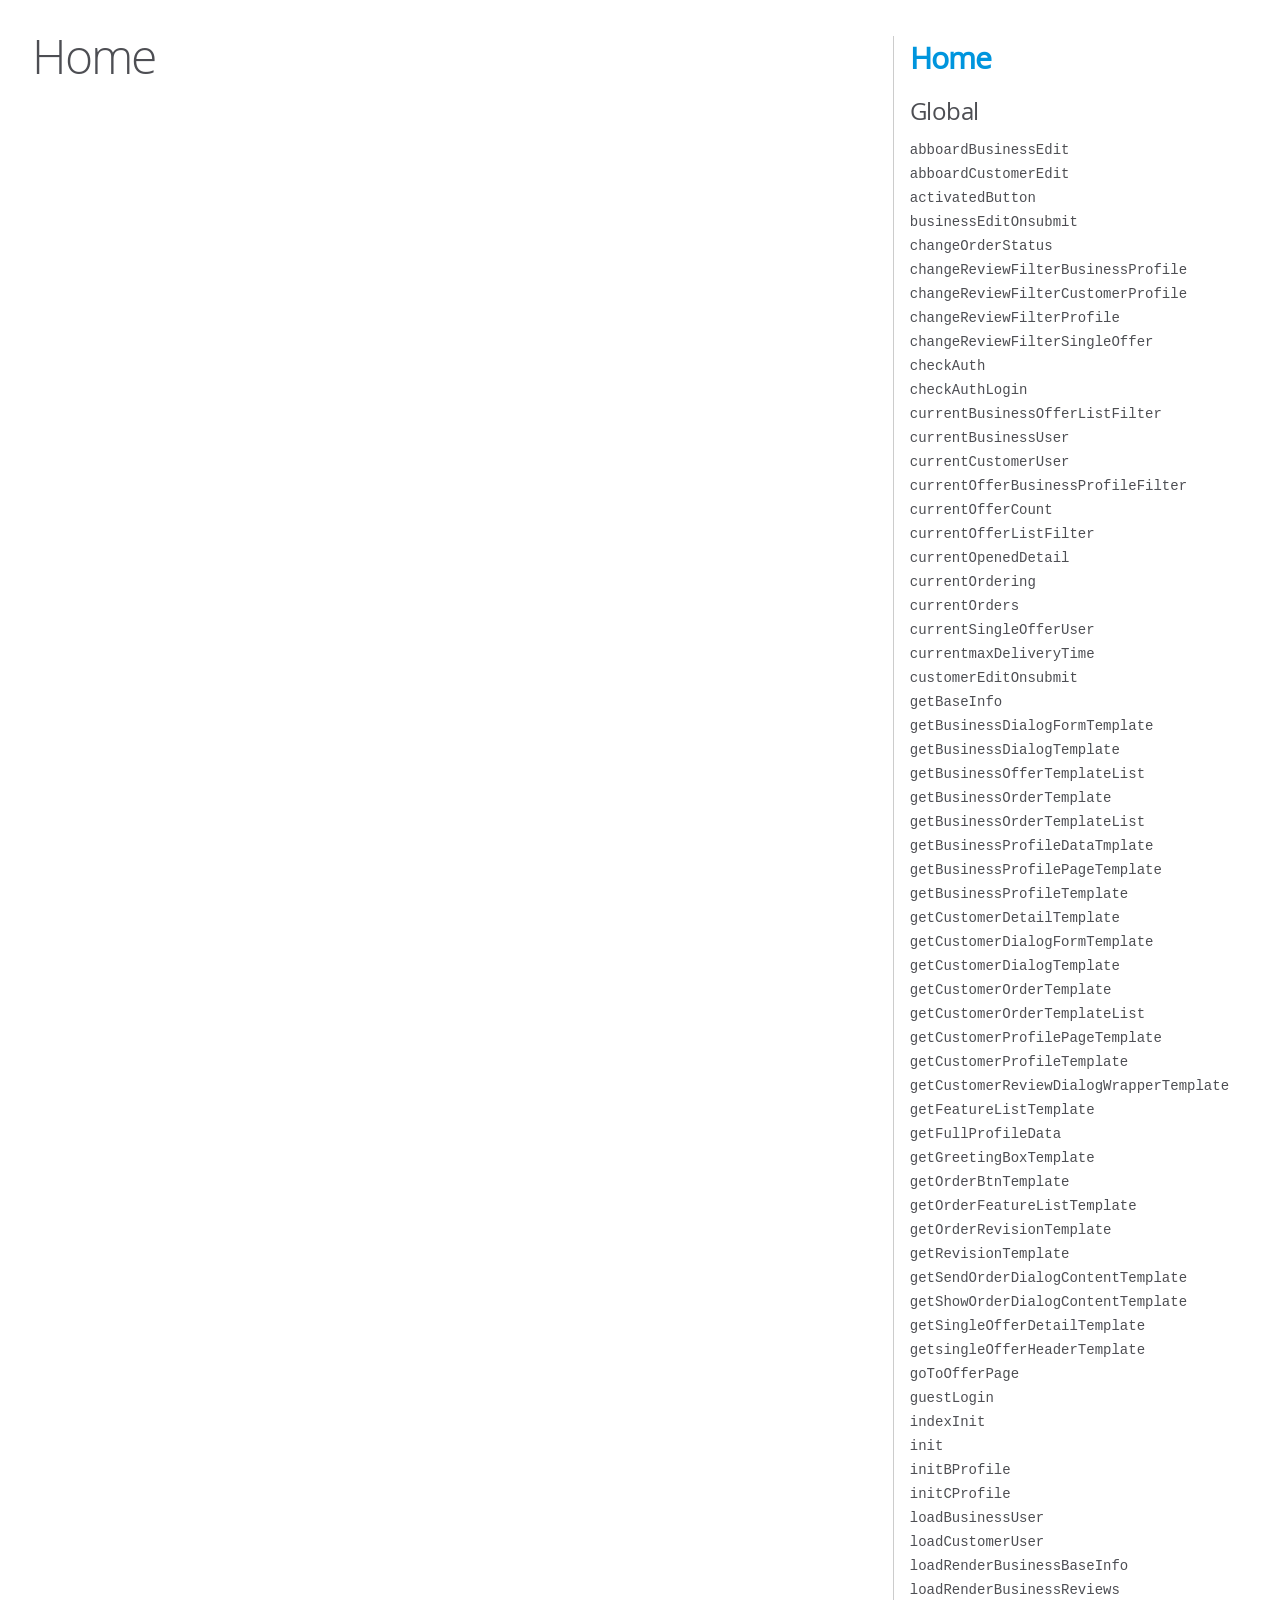
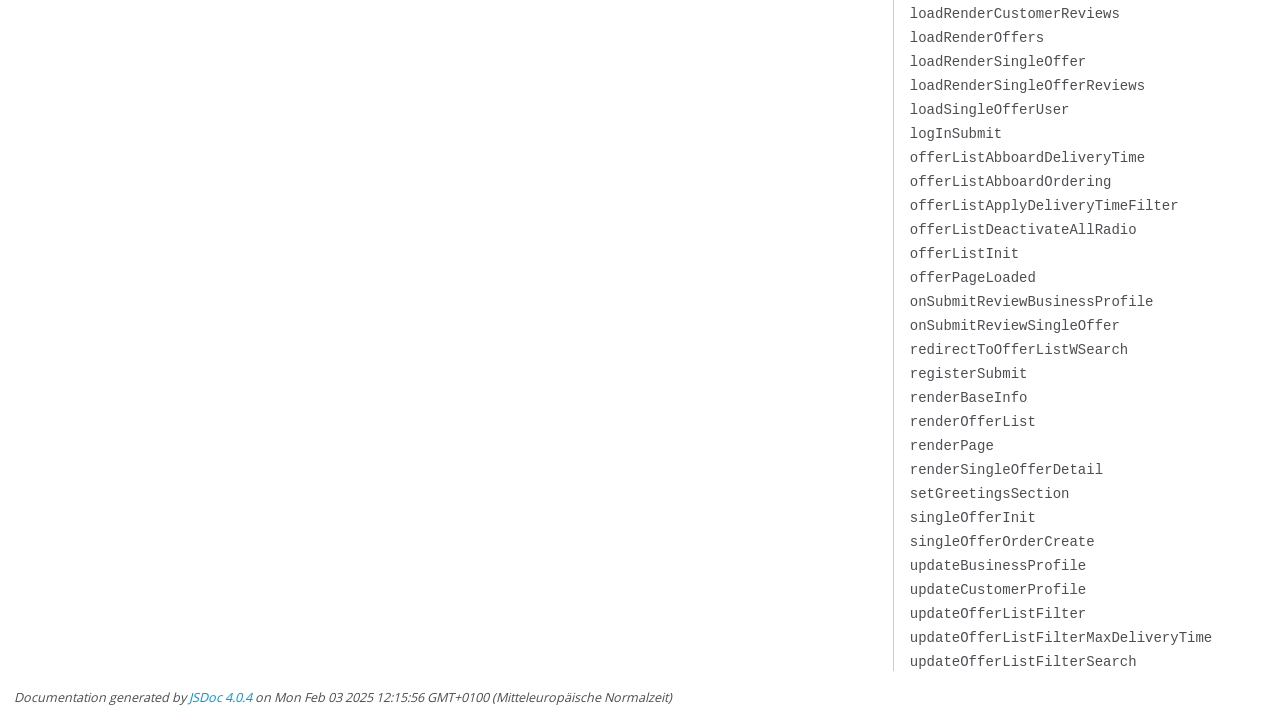
<file: frontend/scripts/docs/index.html>
<!DOCTYPE html>
<html lang="en">
<head>
    <meta charset="utf-8">
    <title>JSDoc: Home</title>

    <script src="scripts/prettify/prettify.js"> </script>
    <script src="scripts/prettify/lang-css.js"> </script>
    <!--[if lt IE 9]>
      <script src="//html5shiv.googlecode.com/svn/trunk/html5.js"></script>
    <![endif]-->
    <link type="text/css" rel="stylesheet" href="styles/prettify-tomorrow.css">
    <link type="text/css" rel="stylesheet" href="styles/jsdoc-default.css">
</head>

<body>

<div id="main">

    <h1 class="page-title">Home</h1>

    



    


    <h3> </h3>










    









</div>

<nav>
    <h2><a href="index.html">Home</a></h2><h3>Global</h3><ul><li><a href="global.html#abboardBusinessEdit">abboardBusinessEdit</a></li><li><a href="global.html#abboardCustomerEdit">abboardCustomerEdit</a></li><li><a href="global.html#activatedButton">activatedButton</a></li><li><a href="global.html#businessEditOnsubmit">businessEditOnsubmit</a></li><li><a href="global.html#changeOrderStatus">changeOrderStatus</a></li><li><a href="global.html#changeReviewFilterBusinessProfile">changeReviewFilterBusinessProfile</a></li><li><a href="global.html#changeReviewFilterCustomerProfile">changeReviewFilterCustomerProfile</a></li><li><a href="global.html#changeReviewFilterProfile">changeReviewFilterProfile</a></li><li><a href="global.html#changeReviewFilterSingleOffer">changeReviewFilterSingleOffer</a></li><li><a href="global.html#checkAuth">checkAuth</a></li><li><a href="global.html#checkAuthLogin">checkAuthLogin</a></li><li><a href="global.html#currentBusinessOfferListFilter">currentBusinessOfferListFilter</a></li><li><a href="global.html#currentBusinessUser">currentBusinessUser</a></li><li><a href="global.html#currentCustomerUser">currentCustomerUser</a></li><li><a href="global.html#currentOfferBusinessProfileFilter">currentOfferBusinessProfileFilter</a></li><li><a href="global.html#currentOfferCount">currentOfferCount</a></li><li><a href="global.html#currentOfferListFilter">currentOfferListFilter</a></li><li><a href="global.html#currentOpenedDetail">currentOpenedDetail</a></li><li><a href="global.html#currentOrdering">currentOrdering</a></li><li><a href="global.html#currentOrders">currentOrders</a></li><li><a href="global.html#currentSingleOfferUser">currentSingleOfferUser</a></li><li><a href="global.html#currentmaxDeliveryTime">currentmaxDeliveryTime</a></li><li><a href="global.html#customerEditOnsubmit">customerEditOnsubmit</a></li><li><a href="global.html#getBaseInfo">getBaseInfo</a></li><li><a href="global.html#getBusinessDialogFormTemplate">getBusinessDialogFormTemplate</a></li><li><a href="global.html#getBusinessDialogTemplate">getBusinessDialogTemplate</a></li><li><a href="global.html#getBusinessOfferTemplateList">getBusinessOfferTemplateList</a></li><li><a href="global.html#getBusinessOrderTemplate">getBusinessOrderTemplate</a></li><li><a href="global.html#getBusinessOrderTemplateList">getBusinessOrderTemplateList</a></li><li><a href="global.html#getBusinessProfileDataTmplate">getBusinessProfileDataTmplate</a></li><li><a href="global.html#getBusinessProfilePageTemplate">getBusinessProfilePageTemplate</a></li><li><a href="global.html#getBusinessProfileTemplate">getBusinessProfileTemplate</a></li><li><a href="global.html#getCustomerDetailTemplate">getCustomerDetailTemplate</a></li><li><a href="global.html#getCustomerDialogFormTemplate">getCustomerDialogFormTemplate</a></li><li><a href="global.html#getCustomerDialogTemplate">getCustomerDialogTemplate</a></li><li><a href="global.html#getCustomerOrderTemplate">getCustomerOrderTemplate</a></li><li><a href="global.html#getCustomerOrderTemplateList">getCustomerOrderTemplateList</a></li><li><a href="global.html#getCustomerProfilePageTemplate">getCustomerProfilePageTemplate</a></li><li><a href="global.html#getCustomerProfileTemplate">getCustomerProfileTemplate</a></li><li><a href="global.html#getCustomerReviewDialogWrapperTemplate">getCustomerReviewDialogWrapperTemplate</a></li><li><a href="global.html#getFeatureListTemplate">getFeatureListTemplate</a></li><li><a href="global.html#getFullProfileData">getFullProfileData</a></li><li><a href="global.html#getGreetingBoxTemplate">getGreetingBoxTemplate</a></li><li><a href="global.html#getOrderBtnTemplate">getOrderBtnTemplate</a></li><li><a href="global.html#getOrderFeatureListTemplate">getOrderFeatureListTemplate</a></li><li><a href="global.html#getOrderRevisionTemplate">getOrderRevisionTemplate</a></li><li><a href="global.html#getRevisionTemplate">getRevisionTemplate</a></li><li><a href="global.html#getSendOrderDialogContentTemplate">getSendOrderDialogContentTemplate</a></li><li><a href="global.html#getShowOrderDialogContentTemplate">getShowOrderDialogContentTemplate</a></li><li><a href="global.html#getSingleOfferDetailTemplate">getSingleOfferDetailTemplate</a></li><li><a href="global.html#getsingleOfferHeaderTemplate">getsingleOfferHeaderTemplate</a></li><li><a href="global.html#goToOfferPage">goToOfferPage</a></li><li><a href="global.html#guestLogin">guestLogin</a></li><li><a href="global.html#indexInit">indexInit</a></li><li><a href="global.html#init">init</a></li><li><a href="global.html#initBProfile">initBProfile</a></li><li><a href="global.html#initCProfile">initCProfile</a></li><li><a href="global.html#loadBusinessUser">loadBusinessUser</a></li><li><a href="global.html#loadCustomerUser">loadCustomerUser</a></li><li><a href="global.html#loadRenderBusinessBaseInfo">loadRenderBusinessBaseInfo</a></li><li><a href="global.html#loadRenderBusinessReviews">loadRenderBusinessReviews</a></li><li><a href="global.html#loadRenderCustomerReviews">loadRenderCustomerReviews</a></li><li><a href="global.html#loadRenderOffers">loadRenderOffers</a></li><li><a href="global.html#loadRenderSingleOffer">loadRenderSingleOffer</a></li><li><a href="global.html#loadRenderSingleOfferReviews">loadRenderSingleOfferReviews</a></li><li><a href="global.html#loadSingleOfferUser">loadSingleOfferUser</a></li><li><a href="global.html#logInSubmit">logInSubmit</a></li><li><a href="global.html#offerListAbboardDeliveryTime">offerListAbboardDeliveryTime</a></li><li><a href="global.html#offerListAbboardOrdering">offerListAbboardOrdering</a></li><li><a href="global.html#offerListApplyDeliveryTimeFilter">offerListApplyDeliveryTimeFilter</a></li><li><a href="global.html#offerListDeactivateAllRadio">offerListDeactivateAllRadio</a></li><li><a href="global.html#offerListInit">offerListInit</a></li><li><a href="global.html#offerPageLoaded">offerPageLoaded</a></li><li><a href="global.html#onSubmitReviewBusinessProfile">onSubmitReviewBusinessProfile</a></li><li><a href="global.html#onSubmitReviewSingleOffer">onSubmitReviewSingleOffer</a></li><li><a href="global.html#redirectToOfferListWSearch">redirectToOfferListWSearch</a></li><li><a href="global.html#registerSubmit">registerSubmit</a></li><li><a href="global.html#renderBaseInfo">renderBaseInfo</a></li><li><a href="global.html#renderOfferList">renderOfferList</a></li><li><a href="global.html#renderPage">renderPage</a></li><li><a href="global.html#renderSingleOfferDetail">renderSingleOfferDetail</a></li><li><a href="global.html#setGreetingsSection">setGreetingsSection</a></li><li><a href="global.html#singleOfferInit">singleOfferInit</a></li><li><a href="global.html#singleOfferOrderCreate">singleOfferOrderCreate</a></li><li><a href="global.html#updateBusinessProfile">updateBusinessProfile</a></li><li><a href="global.html#updateCustomerProfile">updateCustomerProfile</a></li><li><a href="global.html#updateOfferListFilter">updateOfferListFilter</a></li><li><a href="global.html#updateOfferListFilterMaxDeliveryTime">updateOfferListFilterMaxDeliveryTime</a></li><li><a href="global.html#updateOfferListFilterSearch">updateOfferListFilterSearch</a></li></ul>
</nav>

<br class="clear">

<footer>
    Documentation generated by <a href="https://github.com/jsdoc/jsdoc">JSDoc 4.0.4</a> on Mon Feb 03 2025 12:15:56 GMT+0100 (Mitteleuropäische Normalzeit)
</footer>

<script> prettyPrint(); </script>
<script src="scripts/linenumber.js"> </script>
</body>
</html>
</file>
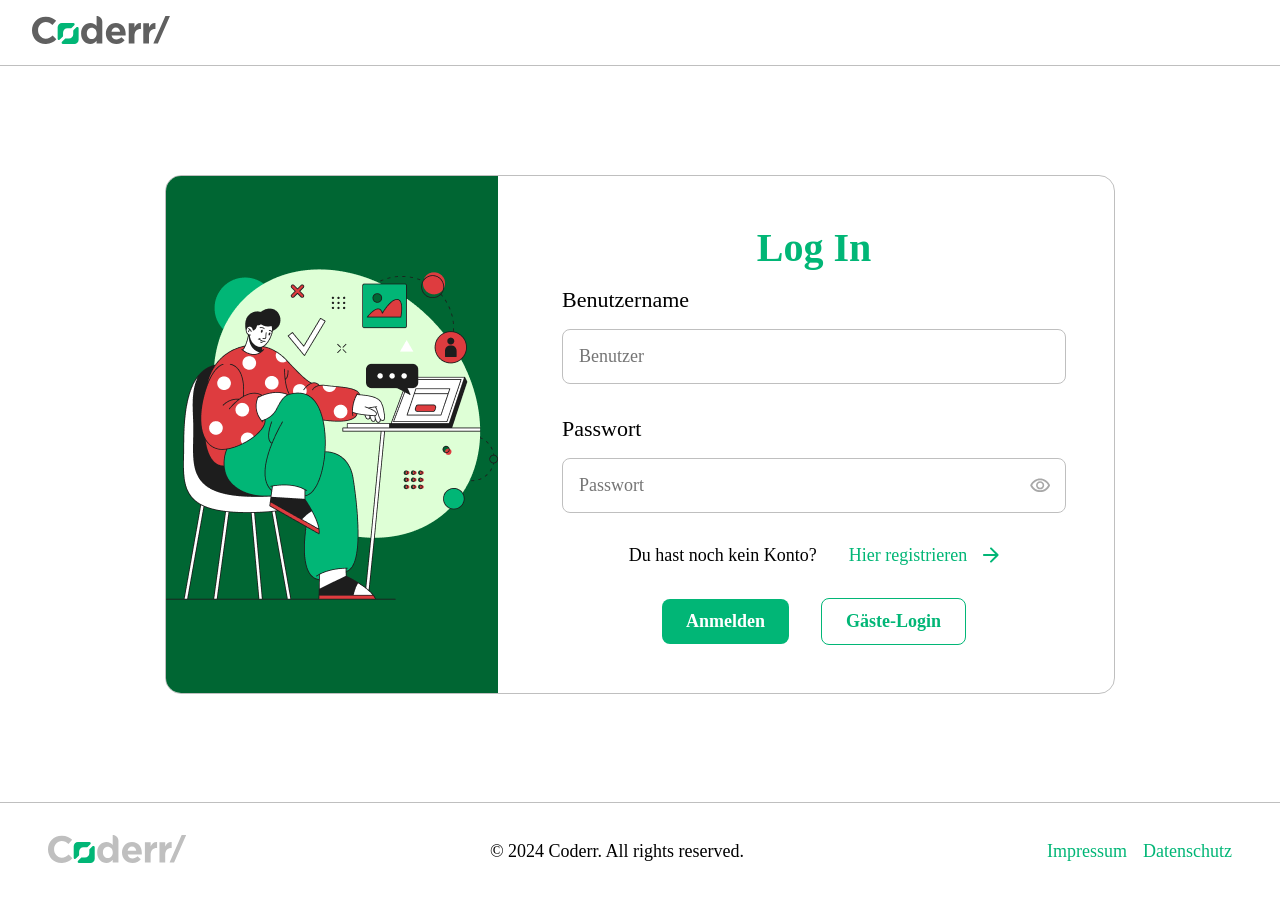
<file: frontend/business_profile.html>
<!DOCTYPE html>
<html lang="de">

<head>
    <meta charset="UTF-8">
    <meta name="viewport" content="width=device-width, initial-scale=1.0">
    <title>Coderr/</title>
    <link rel="icon" type="image/png" href="./assets/logo/favicon.png" />

    <link rel="stylesheet" href="./shared/styles/variables.css">
    <link rel="stylesheet" href="./shared/styles/standard.css">
    <link rel="stylesheet" href="./shared/styles/form.css">
    <link rel="stylesheet" href="./shared/styles/assets.css">
    <link rel="stylesheet" href="./shared/styles/fonts.css">
    <link rel="stylesheet" href="./shared/styles/header_footer.css">
    <link rel="stylesheet" href="./styles/business_profile.css">

    <script src="./shared/scripts/config.js"></script>
    <script src="./shared/scripts/api.js"></script>
    <script src="./shared/scripts/redirect.js"></script> 
    <script src="./shared/scripts/ui_helper.js"></script>
    <script src="./shared/scripts/form_helper.js"></script>
    <script src="./shared/scripts/auth.js"></script>
    
    <script src="./shared/scripts/template/review_templates.js"></script>
    <script src="./shared/scripts/review_crud.js"></script>
    <script src="./shared/scripts/user_crud.js"></script>
    <script src="./shared/scripts/template/offer_templates.js"></script>
    <script src="./shared/scripts/offer_crud.js"></script>
    <script src="./shared/scripts/order_crud.js"></script>
    <script src="./shared/scripts/template/header_template.js"></script>
    <script src="./shared/scripts/header.js"></script>

    <script src="./scripts/template/business_profile_template.js"></script>
    <script src="./scripts/business_profile.js"></script>
</head>

<body onload="initBProfile()" onclick="closeAllOpenedElements()">
    <header class="main_header">

        <a class="logo" href="./index.html">
            <img src="./assets/logo/logo_coderr.svg" alt="" srcset="">
        </a>

        <div id="head_content_right" class="d_flex_cc_gm head_content_right"></div>
        
    </header>

    <main class="d_flex_cc_gxl f_d_c">

        <section id="profile" class=" d_flex_cs_gxl f_d_c section_group">

            <div class="d_flex_cs_gxl about_me_section w_full section_group_w_border " id="business_profile_personal_data">
            </div>

            <div class="profile_stats ">
                <div class="w_full">
                    <div class="card">
                        <h2 id="business_profile_project_count" class="font_prime_color">120</h2>
                        <p >Abgeschlossene Projekte</p>
                    </div>
                    <div class="card">
                        <h2 class="font_prime_color d_flex_cc_gm" id="business_profile_avg_rating">
                            -
                            <img src="./assets/icons/kid_star.svg" alt="" srcset="">
                        </h2>
                        <p>Durchschnitt</p>
                    </div>
                </div>
                <div class="w_full">
                    <div class="card">
                        <h2 id="business_profile_review_count" class="font_prime_color">50</h2>
                        <p>Bewertungen</p>
                    </div>
                    <div class="card">
                        <h2 id="business_profile_offer_count" class="font_prime_color">5</h2>
                        <p >Angebote</p>
                    </div>
                </div>
            </div>
        </section>


        <section class="d_flex_cs_gl f_d_c w_full section_group">
            <!-- Liste der Angebote -->

            <h2 class="font_prime_color">Angebote</h2>

            <div class="offer_content w_full" id="business_profile_offer_list">

            </div>


        </section>
        
        <section class="section_group w_full  d_flex_cs_gl f_d_c">
            <h2 class="font_prime_color">Bewertungen</h2>
            <div class="w_full d_flex_cs_gm review_header">
                
                <button id="review_add_btn" onclick="openDialog('rating_dialog')" class="std_btn btn_prime pad_s">
                    Bewertung hinzufügen
                </button>
                <div class="f_d_r_resp_c">
                    <label for="review_filter">Sortieren nach:</label>
                    <select onchange="changeReviewFilterBusinessProfile(this)" id="review_filter" class="input_field">
                        <option value="-updated_at" selected>Neueste zuerst</option>
                        <option value="updated_at">Älteste zuerst</option>
                        <option value="-rating">Höchste Bewertung</option>
                        <option value="rating">Niedrigste Bewertung</option>
                    </select>
                </div>
            </div>

            <div class=" d_flex_cs_gm f_d_c w_full" id="business_profile_review_list">

            </div>

            <div class="w_full d_flex_cc_gm review_footer">
                <hr>
                <p class="link d_flex_cc_gm">
                    <img src="./assets/icons/add.svg" alt="" srcset="">
                    Mehr anzeigen
                </p>
            </div>
        </section>

        </section>
        <section onclick="closeDialog('rating_dialog')" id="rating_dialog" class="dialog pad_m d_flex_cc_gm d_none">
            <div onclick="stopProp(event)" class="m_auto small_form d_flex_cs_gm f_d_c">

                <h2 class="font_prime_color">Bewertung hinzufügen</h2>
 
                <div class="star_rating d_flex_cs_gm">
                    <div class="review_stars stars_input" id="review_stars_input">
                        <img src="./assets/icons/kid_star.svg" onmouseenter="updateStars(this)" alt="" srcset="">
                        <img src="./assets/icons/kid_star.svg" onmouseenter="updateStars(this)" alt="" srcset="">
                        <img src="./assets/icons/kid_star.svg" onmouseenter="updateStars(this)" alt="" srcset="">
                        <img src="./assets/icons/kid_star.svg" onmouseenter="updateStars(this)" alt="" srcset="">
                        <img src="./assets/icons/kid_star_empty.svg" onmouseenter="updateStars(this)" alt="" srcset="">
                    </div>
                </div>

                <div class="form_group">
                    <label for="review_description_input">Beschreibung:</label>
                    <textarea class="input_field" id="review_description_input" name="reviewText" rows="4"
                        placeholder="Ihre Bewertung hier eingeben..."></textarea>
                    <p id="review_text_error" class="form_error d_none">Bitte ausfüllen</p>
                </div>
                <div class="d_flex_cs_gm f_d_r_resp_c">
                    <button type="button" onclick="onSubmitReviewBusinessProfile()" class="std_btn btn_prime pad_s w_full">Bewertung abschicken</button>
                    <button onclick="closeDialog('rating_dialog')" type="button"
                        class="std_btn btn_secondary pad_s w_full">Abbrechen</button>
                </div>
            </div>
        </section>
    </main>
    <footer class="main_footer pad_l">
        <a class="logo" href="./index.html">
            <img src="./assets/logo/logo_coderr_light.svg" alt="" srcset="">
        </a>
        <p>© 2024 Coderr. All rights reserved.</p>
        <div class="d_flex_cc_gm">
            <a class="link" href="./imprint.html">Impressum</a>
            <a class="link" href="./privacy_policy.html">Datenschutz</a>
        </div>
    </footer>
</body>

</html>
</file>
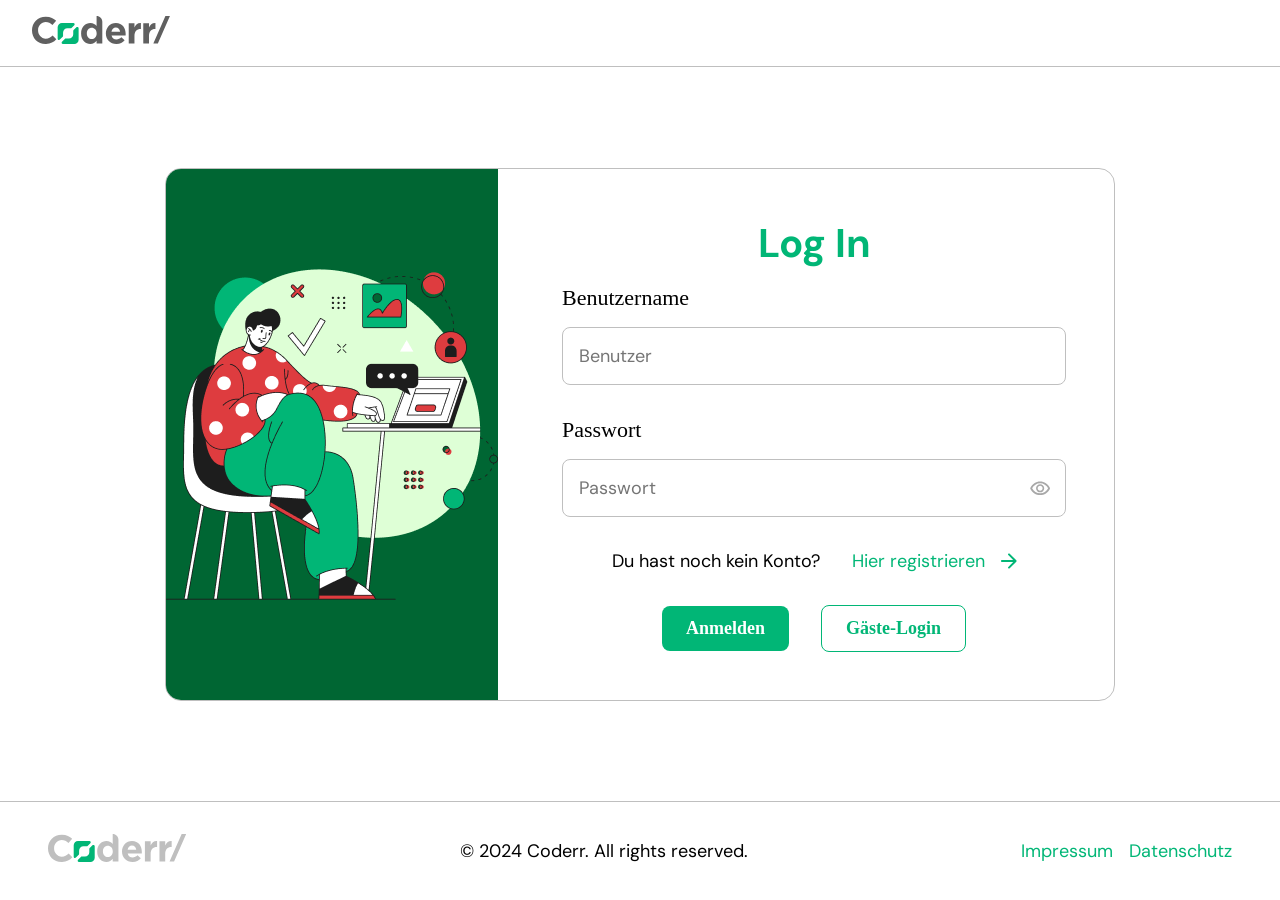
<file: frontend/customer_profile.html>
<!DOCTYPE html>
<html lang="de">

<head>
    <meta charset="UTF-8">
    <meta name="viewport" content="width=device-width, initial-scale=1.0">
    <title>Coderr/</title>
    <link rel="icon" type="image/png" href="./assets/logo/favicon.png" />

    <link rel="stylesheet" href="./shared/styles/variables.css">
    <link rel="stylesheet" href="./shared/styles/standard.css">
    <link rel="stylesheet" href="./shared/styles/form.css">
    <link rel="stylesheet" href="./shared/styles/assets.css">
    <link rel="stylesheet" href="./shared/styles/fonts.css">
    <link rel="stylesheet" href="./shared/styles/header_footer.css">
    <link rel="stylesheet" href="./styles/customer_profile.css">

    <script src="./shared/scripts/config.js"></script>

    <script src="./shared/scripts/api.js"></script>
    <script src="./shared/scripts/redirect.js"></script> 
    <script src="./shared/scripts/ui_helper.js"></script>
    <script src="./shared/scripts/form_helper.js"></script>
    <script src="./shared/scripts/auth.js"></script>

    
    
    <script src="./shared/scripts/template/review_templates.js"></script>
    <script src="./shared/scripts/review_crud.js"></script>
    <script src="./shared/scripts/user_crud.js"></script>
    <script src="./shared/scripts/template/offer_templates.js"></script>
    <script src="./shared/scripts/offer_crud.js"></script>
    <script src="./shared/scripts/template/header_template.js"></script>
    <script src="./shared/scripts/header.js"></script>

    <script src="./scripts/template/customer_profile_template.js"></script>
    <script src="./scripts/customer_profile.js"></script>
</head>

<body onload="initCProfile()" onclick="closeAllOpenedElements()">
    <header class="main_header">
        <a class="logo" href="./index.html">
            <img src="./assets/logo/logo_coderr.svg" alt="" srcset="">
        </a>
        <div id="head_content_right" class="d_flex_cc_gm head_content_right"></div>
    </header>

    <main class="d_flex_cc_gl f_d_c">


        <section id="customer_detail_section" class="d_flex_ss_gxl about_me_section w_full section_group_w_border">
            
        </section>


        <section class="section_group w_full  d_flex_cs_gl f_d_c">
            <div class="w_full d_flex_cs_gm review_header">
                <h2 class="font_prime_color">Bewertungen</h2>

                <div class="f_d_r_resp_c">
                    <label for="review_filter">Sortieren nach:</label>
                    <select onchange="changeReviewFilterCustomerProfile(this)" id="review_filter" class="input_field">
                        <option value="-updated_at" selected>Neueste zuerst</option>
                        <option value="updated_at">Älteste zuerst</option>
                        <option value="-rating">Höchste Bewertung</option>
                        <option value="rating">Niedrigste Bewertung</option>
                    </select>
                </div>
            </div>

            <div class=" d_flex_cs_gm f_d_c w_full" id="customer_profile_review_list">
            </div>

            <div class="w_full d_flex_cc_gm review_footer">
                <hr>
                <p class="link d_flex_cc_gm">
                    <img src="./assets/icons/add.svg" alt="" srcset="">
                    Mehr anzeigen
                </p>
            </div>
        </section>



    </main>
    <footer class="main_footer pad_l">
        <a class="logo" href="./index.html">
            <img src="./assets/logo/logo_coderr_light.svg" alt="" srcset="">
        </a>
        <p>© 2024 Coderr. All rights reserved.</p>
        <div class="d_flex_cc_gm">
            <a class="link" href="./imprint.html">Impressum</a>
            <a class="link" href="./privacy_policy.html">Datenschutz</a>
        </div>
    </footer>
</body>

</html>
</file>
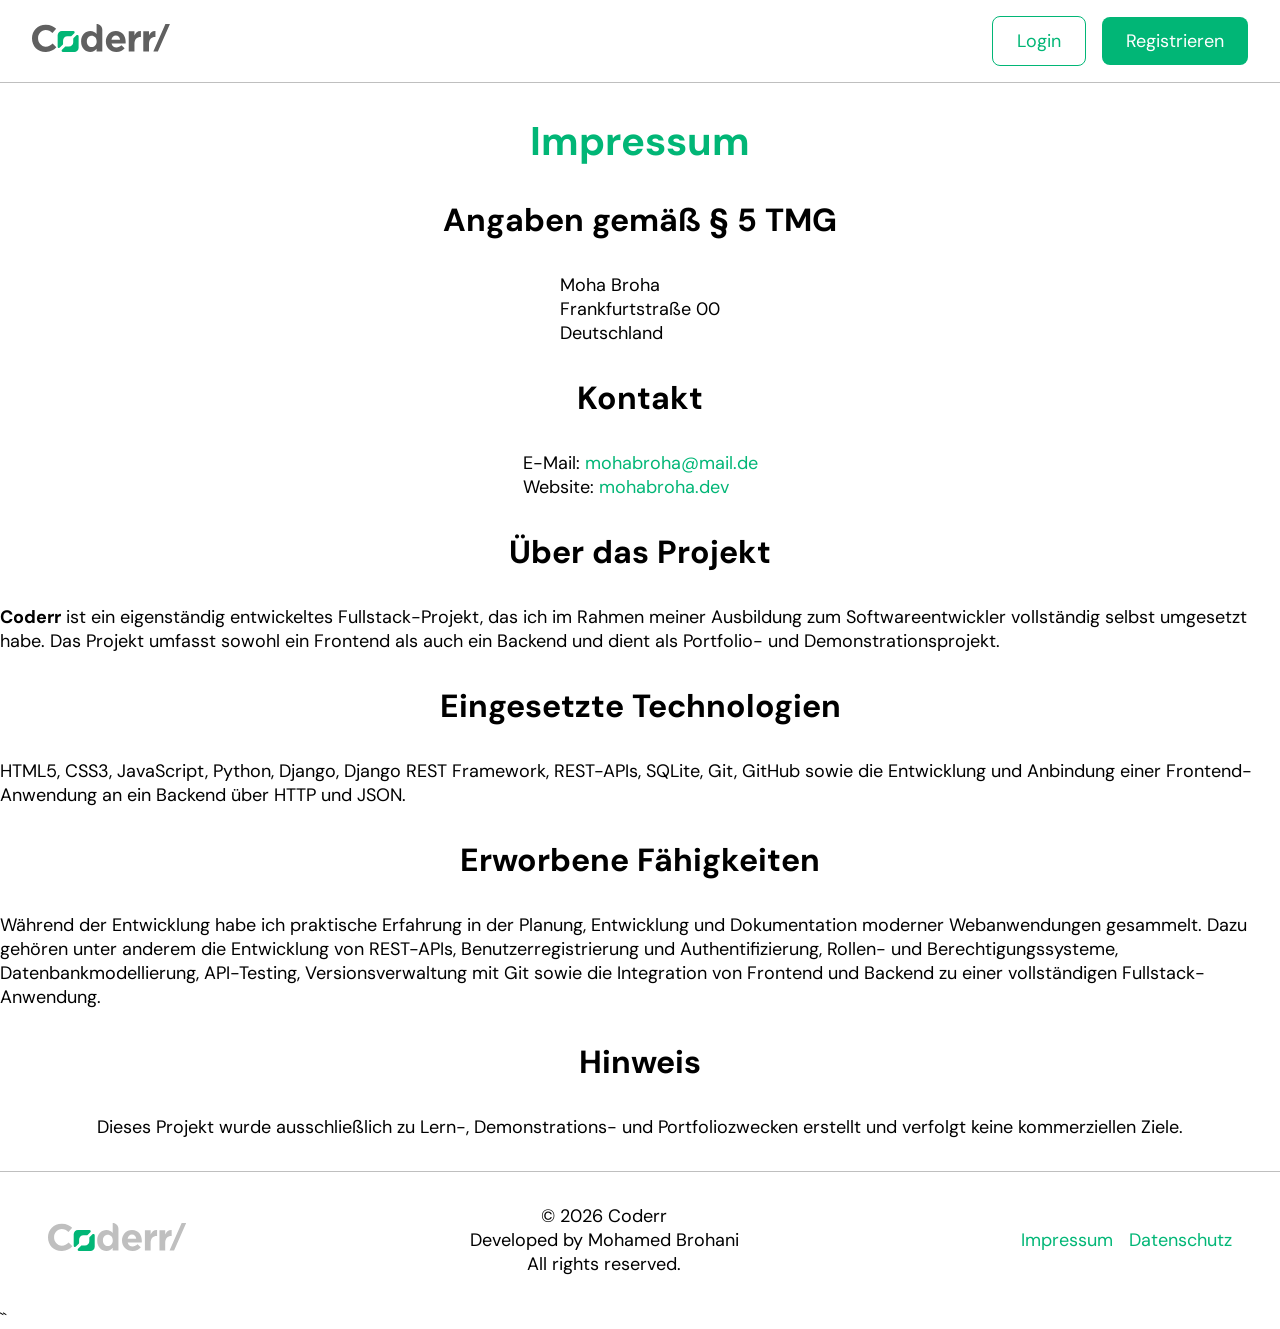
<file: frontend/imprint.html>
<!DOCTYPE html>
<html lang="de">

<head>
    <meta charset="UTF-8">
    <meta name="viewport" content="width=device-width, initial-scale=1.0">
    <title>Coderr/</title>
    <link rel="icon" type="image/png" href="./assets/logo/favicon.png" />

    <link rel="stylesheet" href="./shared/styles/variables.css">
    <link rel="stylesheet" href="./shared/styles/standard.css">
    <link rel="stylesheet" href="./shared/styles/form.css">
    <link rel="stylesheet" href="./shared/styles/assets.css">
    <link rel="stylesheet" href="./shared/styles/fonts.css">
    <link rel="stylesheet" href="./shared/styles/header_footer.css">
    <link rel="stylesheet" href="./styles/index.css">

    <script src="./shared/scripts/redirect.js"></script>
    <script src="./shared/scripts/ui_helper.js"></script>

    <script src="./shared/scripts/config.js"></script>
    <script src="./shared/scripts/auth.js"></script>
    <script src="./shared/scripts/api.js"></script>
    <script src="./shared/scripts/user_crud.js"></script>
    <script src="./shared/scripts/template/header_template.js"></script>
    <script src="./shared/scripts/header.js"></script>
</head>

<body onload="setHeader()" onclick="closeAllOpenedElements()">
    <header class="main_header">

        <a class="logo" href="./index.html">
            <img src="./assets/logo/logo_coderr.svg" alt="" srcset="">
        </a>
        <div id="head_content_right" class="d_flex_cc_gm head_content_right"></div>
        
    </header>
<main>
    <section class="d_flex_cc_gl f_d_c">
        <h1 class="font_prime_color">Impressum</h1>

        <h2>Angaben gemäß § 5 TMG</h2>
        <p>
            Moha Broha<br>
            Frankfurtstraße 00<br>
            Deutschland
        </p>

        <h2>Kontakt</h2>
        <p>
            E-Mail:
            <a class="link" href="mailto:mohabroha@mail.de">mohabroha@mail.de</a><br>
            Website:
            <a class="link" href="https://mohabroha.dev" target="_blank">mohabroha.dev</a>
        </p>

        <h2>Über das Projekt</h2>
        <p>
            <strong>Coderr</strong> ist ein eigenständig entwickeltes Fullstack-Projekt,
            das ich im Rahmen meiner Ausbildung zum Softwareentwickler vollständig
            selbst umgesetzt habe. Das Projekt umfasst sowohl ein Frontend als auch
            ein Backend und dient als Portfolio- und Demonstrationsprojekt.
        </p>

        <h2>Eingesetzte Technologien</h2>
        <p>
            HTML5, CSS3, JavaScript, Python, Django, Django REST Framework,
            REST-APIs, SQLite, Git, GitHub sowie die Entwicklung und Anbindung
            einer Frontend-Anwendung an ein Backend über HTTP und JSON.
        </p>

        <h2>Erworbene Fähigkeiten</h2>
        <p>
            Während der Entwicklung habe ich praktische Erfahrung in der Planung,
            Entwicklung und Dokumentation moderner Webanwendungen gesammelt.
            Dazu gehören unter anderem die Entwicklung von REST-APIs,
            Benutzerregistrierung und Authentifizierung, Rollen- und
            Berechtigungssysteme, Datenbankmodellierung, API-Testing,
            Versionsverwaltung mit Git sowie die Integration von Frontend und
            Backend zu einer vollständigen Fullstack-Anwendung.
        </p>

        <h2>Hinweis</h2>
        <p>
            Dieses Projekt wurde ausschließlich zu Lern-, Demonstrations- und
            Portfoliozwecken erstellt und verfolgt keine kommerziellen Ziele.
        </p>
    </section>
</main>

<footer class="main_footer pad_l">
    <a class="logo" href="./index.html">
        <img src="./assets/logo/logo_coderr_light.svg" alt="Coderr Logo">
    </a>
<p> © 2026 Coderr<br> Developed by Mohamed Brohani<br> All rights reserved. </p>    <div class="d_flex_cc_gm">
        <a class="link" href="./imprint.html">Impressum</a>
        <a class="link" href="./privacy_policy.html">Datenschutz</a>
    </div>
</footer>
``
</file>
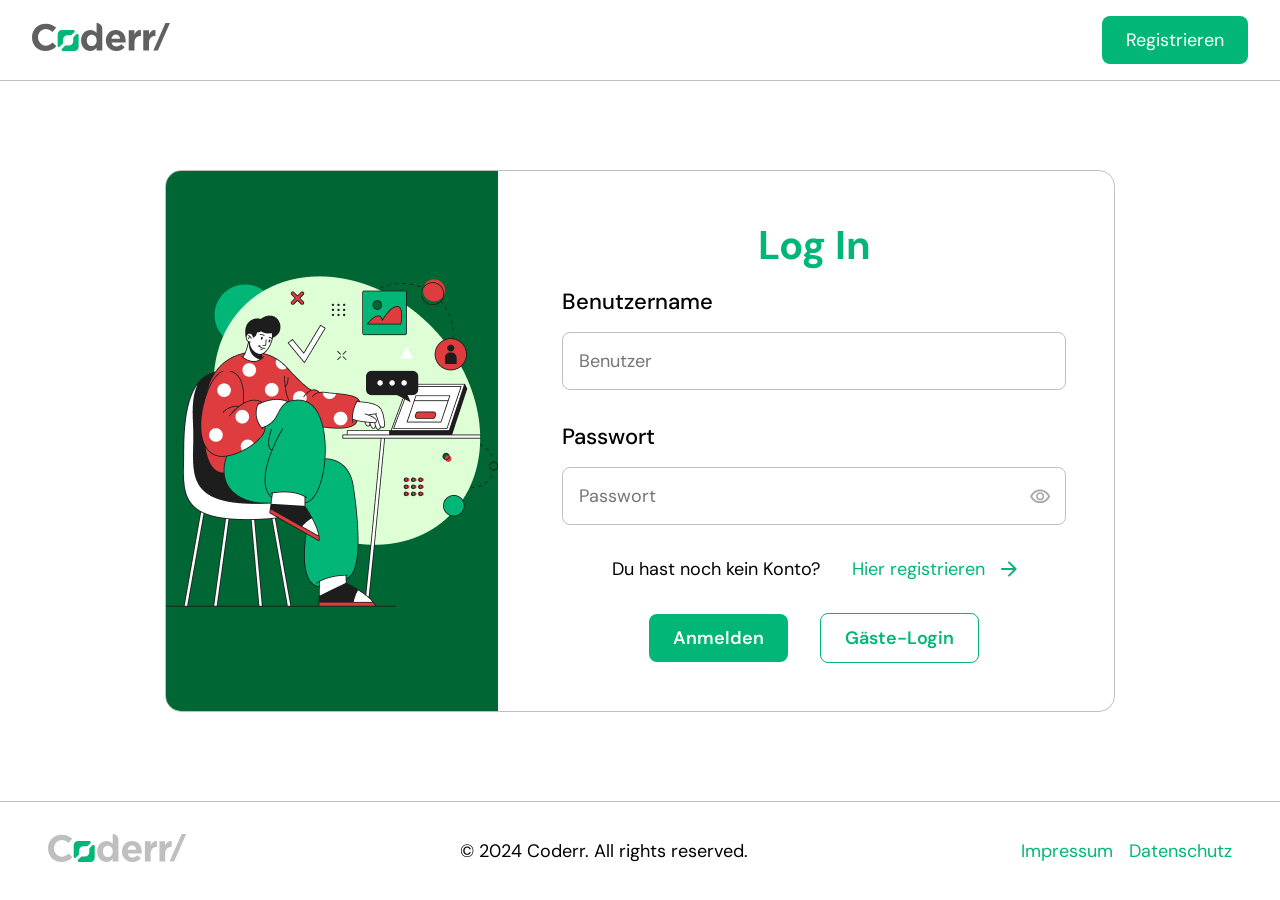
<file: frontend/login.html>
<!DOCTYPE html>
<html lang="de">

<head>
    <meta charset="UTF-8">
    <meta name="viewport" content="width=device-width, initial-scale=1.0">
    <title>Coderr/</title>
    <link rel="icon" type="image/png" href="./assets/logo/favicon.png" />

    <link rel="stylesheet" href="./shared/styles/variables.css">
    <link rel="stylesheet" href="./shared/styles/standard.css">
    <link rel="stylesheet" href="./shared/styles/form.css">
    <link rel="stylesheet" href="./shared/styles/assets.css">
    <link rel="stylesheet" href="./shared/styles/fonts.css">
    <link rel="stylesheet" href="./shared/styles/header_footer.css">
    <link rel="stylesheet" href="./styles/login.css">

    <script src="./shared/scripts/config.js"></script>
    <script src="./shared/scripts/api.js"></script>
    <script src="./shared/scripts/redirect.js"></script>
    <script src="./shared/scripts/ui_helper.js"></script>
    <script src="./shared/scripts/form_helper.js"></script>

    <script src="./shared/scripts/user_crud.js"></script>
    <script src="./shared/scripts/auth.js"></script>
    <script src="./shared/scripts/template/header_template.js"></script>
    <script src="./shared/scripts/header.js"></script>

    <script src="./scripts/login.js"></script>
</head>

<body onload="checkAuthLogin()" onclick="closeAllOpenedElements()">
    <header class="main_header">

        <a class="logo" href="./index.html">
            <img src="./assets/logo/logo_coderr.svg" alt="" srcset="">
        </a>
        <div id="head_content_right" class="d_flex_cc_gm head_content_right"></div>
    </header>

    <main class="d_flex_cc_gm">
        <section class="login_section small_form d_flex_cc_gm ">
            <div class="login_img_section d_flex_cc_gm">
                <img src="./assets/img/login_img.png" alt="" srcset="">
            </div>
            <div class="login_form_section w_full d_flex_cc_gm f_d_c">
                <h1 class="font_prime_color">Log In</h1>
                <form onsubmit="logInSubmit(event)" class="std_form d_flex_cs_gl f_d_c">
                    <div class="form_group">
                        <label for="username">Benutzername</label>
                        <input onkeydown="hideFormErrors(['error_pw'])" placeholder="Benutzer" class="input_field"
                            type="text" id="username" name="username" required>
                    </div>
                    <div class="form_group">
                        <label for="password">Passwort</label>
                        <div class="pos_rel">
                            <input onkeydown="hideFormErrors(['error_pw'])" placeholder="Passwort" class="input_field"
                                type="password" id="password" name="password" required>
                            <div onclick="togglePassword(this)" class="password_eye">
                                <img src="./assets/icons/visibility.svg" alt="" srcset="">
                            </div>
                        </div>
                    </div>
                    <p id="error_pw" class="form_error d_none">Benutzer oder Passwort falsch</p>
                    <div class="d_flex_cc_gl f_d_r_resp_c w_full">
                        <p>Du hast noch kein Konto?</p>
                        <a href="./registration.html" class="link d_flex_cc_gm">
                            Hier registrieren
                            <img src="./assets/icons/arrow_forward.svg" alt="" srcset="">
                        </a>
                    </div>
                    <div class="d_flex_cc_gl f_d_r_resp_c w_full">
                        <button type="submit" class="std_btn btn_prime pad_s">Anmelden</button>
                        <button type="button" onclick="openDialog('guest_login_dialog')"
                            class="std_btn btn_secondary pad_s">Gäste-Login</button>
                    </div>
                </form>

            </div>
        </section>
        <section onclick="closeDialog('guest_login_dialog')" id="guest_login_dialog"
            class="dialog pad_m d_flex_cc_gm d_none">
            <div onclick="stopProp(event)" class="m_auto small_form d_flex_cc_gl f_d_c">

                <h2 class="font_prime_color">Wähle einen Gastzugang</h2>
                <div class="d_flex_cc_gl guest_login_box">
                    <div class="card d_flex_cc_gl f_d_c ">
                        <h3 class="font_prime_color">Demo <br> Anbieter</h3>
                        <p>Ein Anbieter kann:</p>
                        <ul class="feature_list d_flex_cc_gm f_d_c">
                            <li>Angebote erstellen</li>
                            <li>Bestellungen bearbeiten</li>
                        </ul>
                        <button onclick="guestLogin('business')"
                            class="login_btn std_btn btn_prime pad_s d_flex_cc_gm"><img
                                src="./assets/icons/arrow_forward.svg" alt="" srcset=""> Login</button>
                    </div>
                    <div class="card d_flex_cc_gl f_d_c ">
                        <h3 class="font_prime_color">Demo<br>Kunde</h3>
                        <p>Ein Kunde kann:</p>
                        <ul class="feature_list d_flex_cc_gm f_d_c">
                            <li>Rieviews erstellen</li>
                            <li>Bestellungen aufgeben</li>
                        </ul>
                        <button onclick="guestLogin('customer')"
                            class="login_btn std_btn btn_prime pad_s d_flex_cc_gm"><img
                                src="./assets/icons/arrow_forward.svg" alt="" srcset=""> Login</button>
                    </div>
                </div>
                <p>Beide können Angebote durchsuchen und andere öffentliche Profile einsehen.</p>

            </div>
        </section>

    </main>
    <footer class="main_footer pad_l">
        <a class="logo" href="./index.html">
            <img src="./assets/logo/logo_coderr_light.svg" alt="" srcset="">
        </a>
        <p>© 2024 Coderr. All rights reserved.</p>
        <div class="d_flex_cc_gm">
            <a class="link" href="./imprint.html">Impressum</a>
            <a class="link" href="./privacy_policy.html">Datenschutz</a>
        </div>
    </footer>
</body>

</html>
</file>
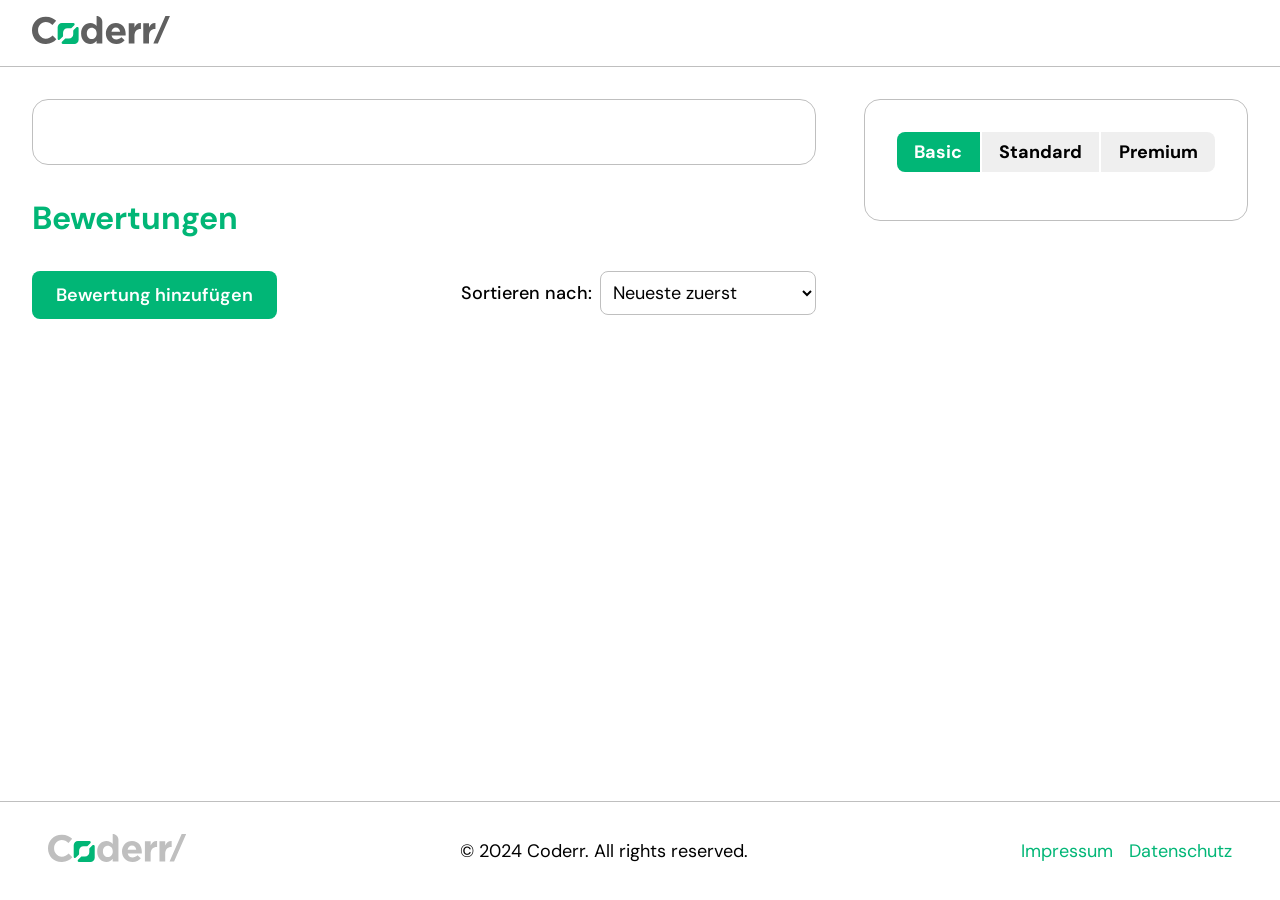
<file: frontend/offer.html>
<!DOCTYPE html>
<html lang="de">

<head>
    <meta charset="UTF-8">
    <meta name="viewport" content="width=device-width, initial-scale=1.0">
    <title>Coderr/</title>
    <link rel="icon" type="image/png" href="./assets/logo/favicon.png" />

    <link rel="stylesheet" href="./shared/styles/variables.css">
    <link rel="stylesheet" href="./shared/styles/standard.css">
    <link rel="stylesheet" href="./shared/styles/form.css">
    <link rel="stylesheet" href="./shared/styles/assets.css">
    <link rel="stylesheet" href="./shared/styles/fonts.css">
    <link rel="stylesheet" href="./shared/styles/header_footer.css">
    <link rel="stylesheet" href="./styles/offer.css">

    <script src="./shared/scripts/config.js"></script>
    <script src="./shared/scripts/api.js"></script>
    <script src="./shared/scripts/redirect.js"></script> 
    <script src="./shared/scripts/ui_helper.js"></script>
    <script src="./shared/scripts/form_helper.js"></script>
    <script src="./shared/scripts/auth.js"></script>
    
    <script src="./shared/scripts/template/review_templates.js"></script>
    <script src="./shared/scripts/review_crud.js"></script>
    <script src="./shared/scripts/user_crud.js"></script>
    <script src="./shared/scripts/template/offer_templates.js"></script>
    <script src="./shared/scripts/offer_crud.js"></script>
    <script src="./shared/scripts/order_crud.js"></script>
    <script src="./shared/scripts/template/header_template.js"></script>
    <script src="./shared/scripts/header.js"></script>

    <script src="./scripts/template/single_offer_template.js"></script>
    <script src="./scripts/single_offer.js"></script>
</head>

<body onload="singleOfferInit()" onclick="closeAllOpenedElements()">
    <header class="main_header">

        <a class="logo" href="./index.html">
            <img src="./assets/logo/logo_coderr.svg" alt="" srcset="">
        </a>

        <div id="head_content_right" class="d_flex_cc_gm head_content_right"></div>
    </header>

    <main>
        
        <div class="section_group d_flex_cc_gxl f_d_r">
            <section class="offer_left_content d_flex_cc_gl f_d_c">
                <section class="section_group_w_border d_flex_cs_gm f_d_c" id="single_offer_header_section">
                    
                </section>

                <section class="section_group d_flex_cs_gl f_d_c d_none" id="resp_detail_box"></section>

                <section class="section_group w_full  d_flex_cs_gl f_d_c">
                    <h2 class="font_prime_color">Bewertungen</h2>
                    <div class="w_full d_flex_cs_gm review_header">

                        <button id="review_add_btn" onclick="openDialog('rating_dialog')" class="std_btn btn_prime pad_s">
                            Bewertung hinzufügen
                        </button>
                        <div class="f_d_r_resp_c">
                            <label for="review_filter">Sortieren nach:</label>
                            <select onchange="changeReviewFilterSingleOffer(this)" id="review_filter" class="input_field">
                                <option value="-updated_at" selected>Neueste zuerst</option>
                                <option value="updated_at">Älteste zuerst</option>
                                <option value="-rating">Höchste Bewertung</option>
                                <option value="rating">Niedrigste Bewertung</option>
                            </select>
                        </div>
                    </div>

                    <div class=" d_flex_cs_gm f_d_c w_full" id="single_offer_review_list">
                        
                    </div>

                    <div class="w_full d_flex_cc_gm review_footer">
                        <hr>
                        <p class="link d_flex_cc_gm">
                            <img src="./assets/icons/add.svg" alt="" srcset="">
                            Mehr anzeigen
                        </p>
                    </div>
                </section>
            </section>

            <section id="detail_box" class=" offer_right_content section_group">
                <div class="section_group_w_border d_flex_cs_gm f_d_c">
                    <div class="offer_detail_header" id="offer_detail_header">
                        <button onclick="renderSingleOfferDetail('basic'); activatedButton(this)" class="pad_s active">Basic</button>
                        <button onclick="renderSingleOfferDetail('standard'); activatedButton(this)" class="pad_s">Standard</button>
                        <button onclick="renderSingleOfferDetail('premium'); activatedButton(this)" class="pad_s">Premium</button>
                    </div>

                    <div class="d_flex_cs_gm f_d_c" id="single_offer_detail_section">
                        
                    </div>
                </div>
            </section>

            <section onclick="closeDialog('order_dialog')" id="order_dialog" class="dialog pad_m d_flex_cc_gm d_none">
                <div onclick="stopProp(event)" class="small_form d_flex_cs_gl f_d_c m_auto" id="single_offe_order_dialog">                    
                </div>
            </section>

            <section onclick="closeDialog('rating_dialog')" id="rating_dialog" class="dialog pad_m d_flex_cc_gm d_none">
                <div onclick="stopProp(event)" class="m_auto small_form d_flex_cs_gm f_d_c">
    
                    <h2 class="font_prime_color">Bewertung hinzufügen</h2>
     
                    <div class="star_rating d_flex_cs_gm">
                        <div class="review_stars stars_input" id="review_stars_input">
                            <img src="./assets/icons/kid_star.svg" onmouseenter="updateStars(this)" alt="" srcset="">
                            <img src="./assets/icons/kid_star.svg" onmouseenter="updateStars(this)" alt="" srcset="">
                            <img src="./assets/icons/kid_star.svg" onmouseenter="updateStars(this)" alt="" srcset="">
                            <img src="./assets/icons/kid_star.svg" onmouseenter="updateStars(this)" alt="" srcset="">
                            <img src="./assets/icons/kid_star_empty.svg" onmouseenter="updateStars(this)" alt="" srcset="">
                        </div>
                    </div>
    
                    <div class="form_group">
                        <label for="review_description_input">Beschreibung:</label>
                        <textarea class="input_field" id="review_description_input" name="reviewText" rows="4"
                            placeholder="Ihre Bewertung hier eingeben..."></textarea>
                        <p id="review_text_error" class="form_error d_none">Bitte ausfüllen</p>
                    </div>
                    <div class="d_flex_cs_gm f_d_r_resp_c">
                        <button type="button" onclick="onSubmitReviewSingleOffer()" class="std_btn btn_prime pad_s w_full">Bewertung abschicken</button>
                        <button onclick="closeDialog('rating_dialog')" type="button"
                            class="std_btn btn_secondary pad_s w_full">Abbrechen</button>
                    </div>
                </div>
            </section>
        </div>
        
    </main>
    <footer class="main_footer pad_l">
        <a class="logo" href="./index.html">
            <img src="./assets/logo/logo_coderr_light.svg" alt="" srcset="">
        </a>
        <p>© 2024 Coderr. All rights reserved.</p>
        <div class="d_flex_cc_gm">
            <a class="link" href="./imprint.html">Impressum</a>
            <a class="link" href="./privacy_policy.html">Datenschutz</a>
        </div>
    </footer>
</body>

</html>
</file>
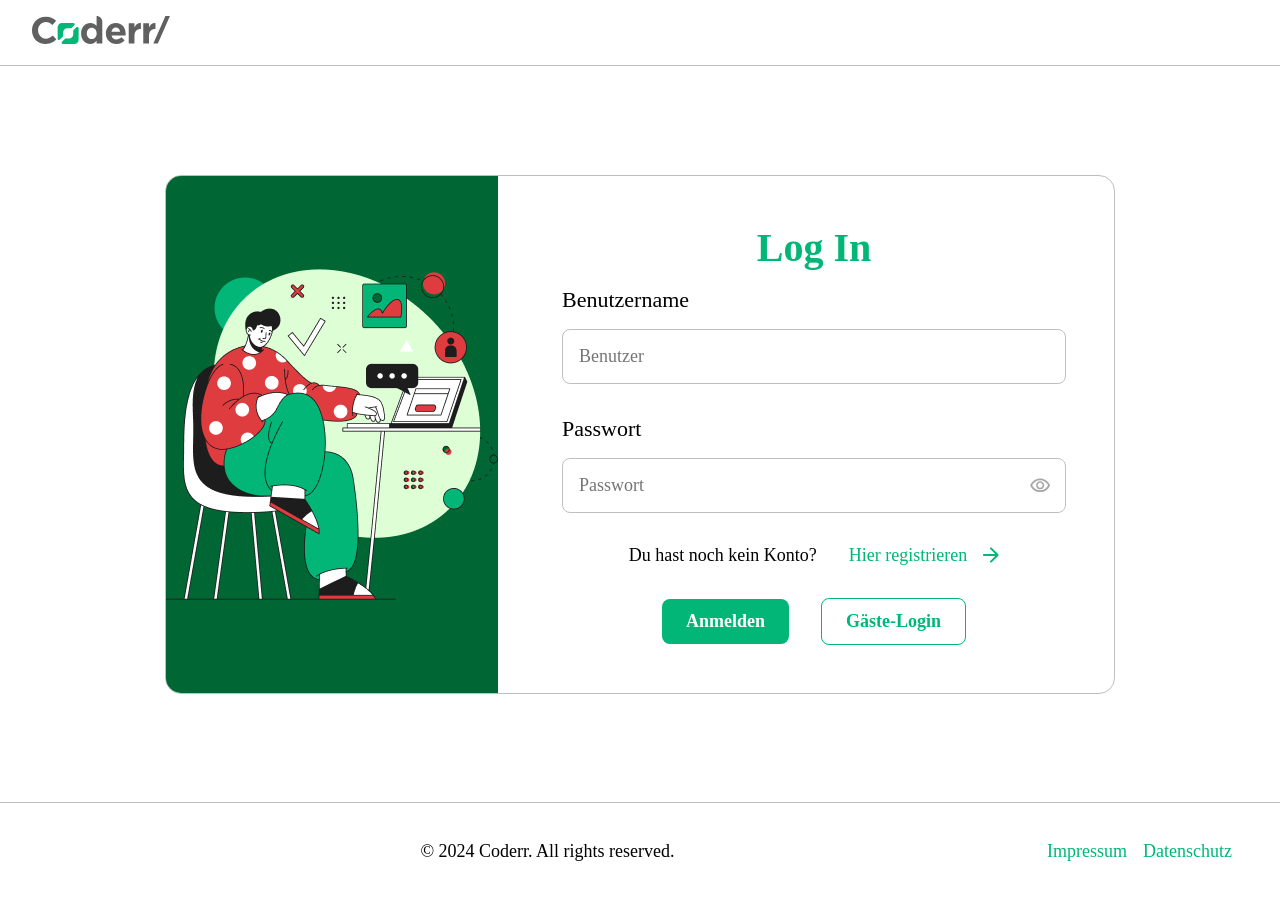
<file: frontend/own_profile.html>
<!DOCTYPE html>
<html lang="de">

<head>
    <meta charset="UTF-8">
    <meta name="viewport" content="width=device-width, initial-scale=1.0">
    <title>Coderr/</title>
    <link rel="icon" type="image/png" href="./assets/logo/favicon.png" />

    <link rel="stylesheet" href="./shared/styles/variables.css">
    <link rel="stylesheet" href="./shared/styles/standard.css">
    <link rel="stylesheet" href="./shared/styles/form.css">
    <link rel="stylesheet" href="./shared/styles/assets.css">
    <link rel="stylesheet" href="./shared/styles/fonts.css">
    <link rel="stylesheet" href="./shared/styles/header_footer.css">
    <link rel="stylesheet" href="./shared/styles/order_list.css">
    <link rel="stylesheet" href="./styles/own_profile.css">

    <script src="./shared/scripts/config.js"></script>

    <script src="./shared/scripts/api.js"></script>
    <script src="./shared/scripts/redirect.js"></script> 
    <script src="./shared/scripts/ui_helper.js"></script>
    <script src="./shared/scripts/form_helper.js"></script>
    <script src="./shared/scripts/auth.js"></script>

    <script src="./shared/scripts/template/review_templates.js"></script>
    <script src="./shared/scripts/review_crud.js"></script>
    <script src="./shared/scripts/user_crud.js"></script>
    <script src="./shared/scripts/template/offer_templates.js"></script>
    <script src="./shared/scripts/offer_crud.js"></script>
    <script src="./shared/scripts/order_crud.js"></script>
    <script src="./shared/scripts/template/header_template.js"></script>
    <script src="./shared/scripts/header.js"></script>

    <script src="./scripts/template/profile_business_templates.js"></script>
    <script src="./scripts/template/profile_customer_templates.js"></script>
    <script src="./scripts/profile.js"></script>
</head>

<body onload="init()" onclick="closeAllOpenedElements()">
    <header class="main_header">
        
        <a class="logo" href="./index.html">
            <img src="./assets/logo/logo_coderr.svg" alt="" srcset="">
        </a>
        <div id="head_content_right" class="d_flex_cc_gm head_content_right">
        </div>
    </header>

    <main id="content" class="d_flex_sc_gl f_d_c">

        <h1 class="font_prime_color">LOADING ...</h1>

    </main>


    <footer class="main_footer pad_l">
        <a class="logo" href="./index.html">
            <img src="./assets/logo/logo_coderr_light.svg" alt="" srcset="">
        </a>
        <p>© 2024 Coderr. All rights reserved.</p>
        <div class="d_flex_cc_gm">
            <a class="link" href="./imprint.html">Impressum</a>
            <a class="link" href="./privacy_policy.html">Datenschutz</a>
        </div>
    </footer>
</body>

</html>
</file>
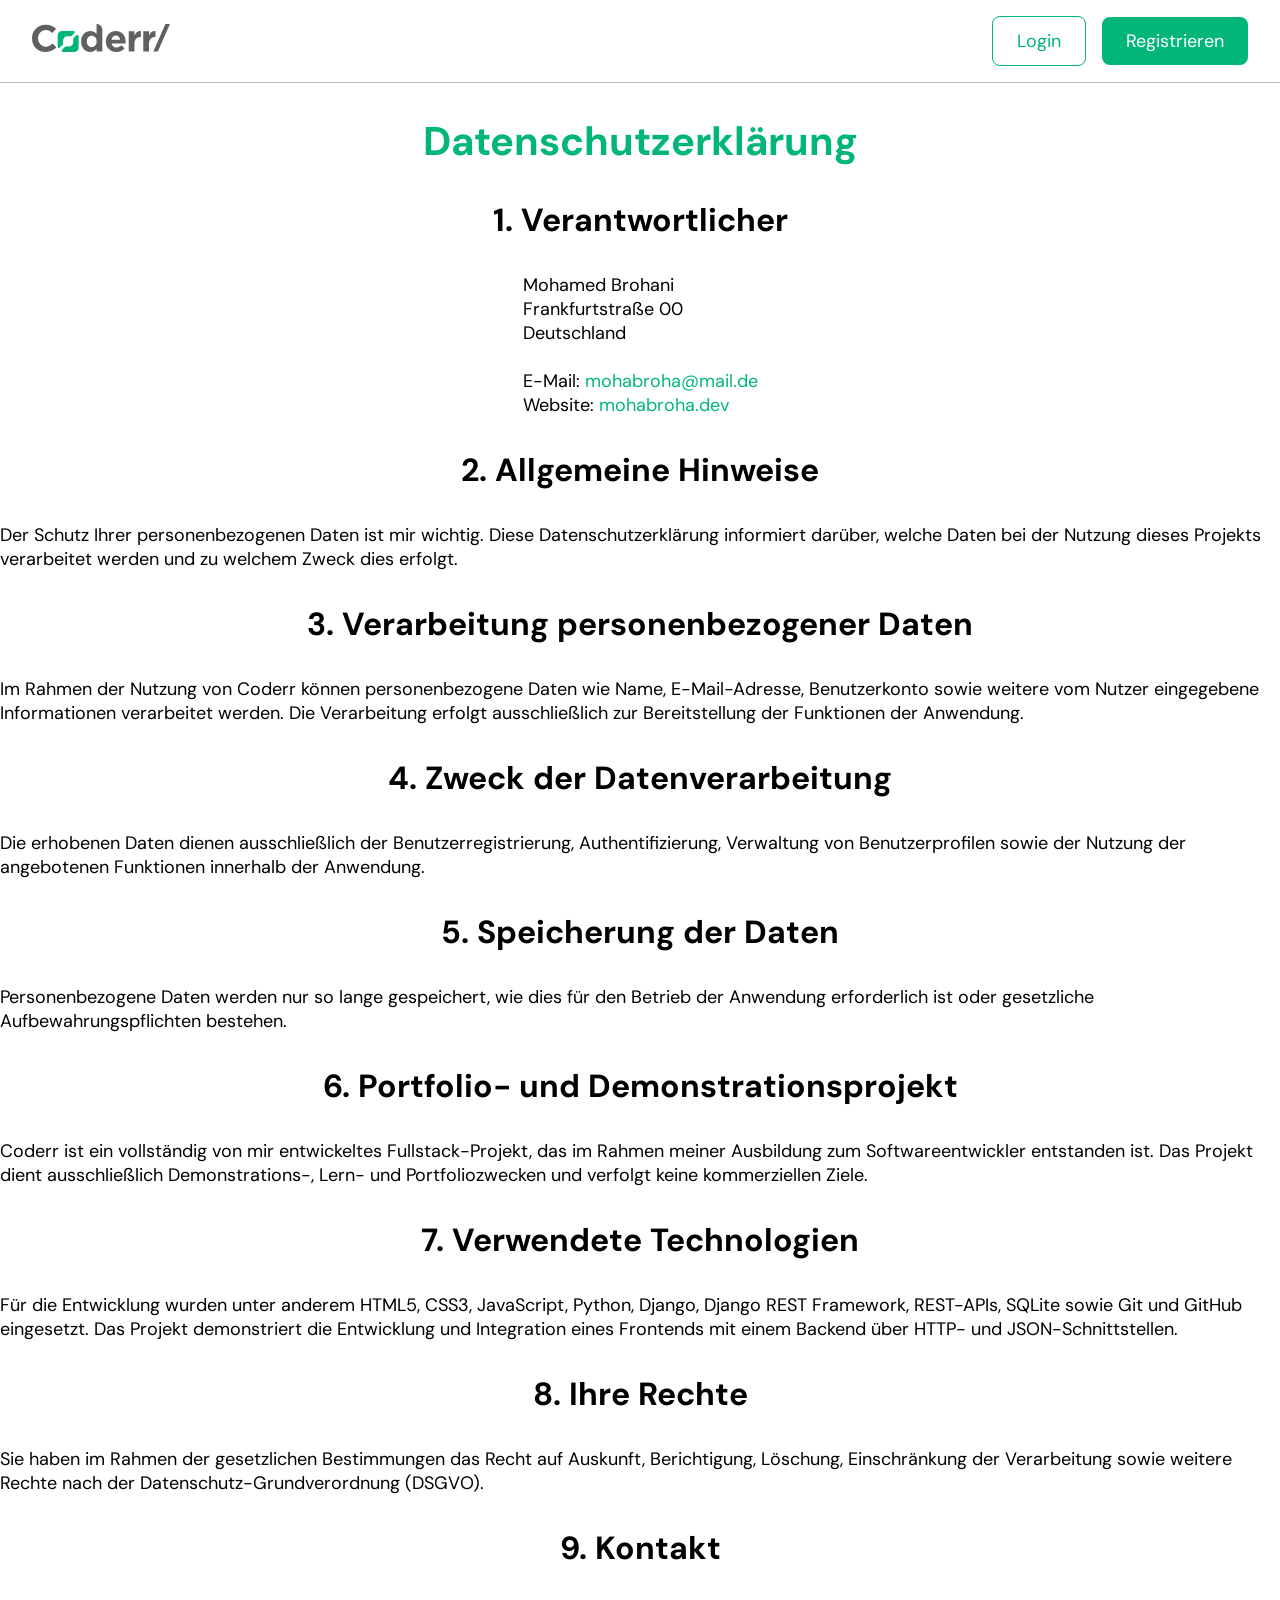
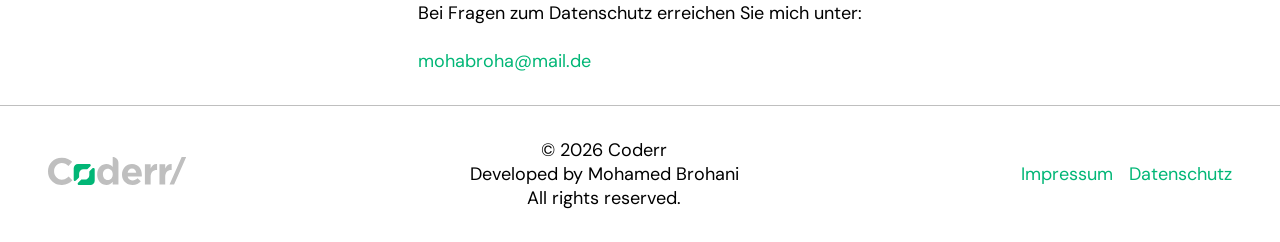
<file: frontend/privacy_policy.html>
<!DOCTYPE html>
<html lang="de">

<head>
    <meta charset="UTF-8">
    <meta name="viewport" content="width=device-width, initial-scale=1.0">
    <title>Coderr/</title>
    <link rel="icon" type="image/png" href="./assets/logo/favicon.png" />

    <link rel="stylesheet" href="./shared/styles/variables.css">
    <link rel="stylesheet" href="./shared/styles/standard.css">
    <link rel="stylesheet" href="./shared/styles/form.css">
    <link rel="stylesheet" href="./shared/styles/assets.css">
    <link rel="stylesheet" href="./shared/styles/fonts.css">
    <link rel="stylesheet" href="./shared/styles/header_footer.css">
    <link rel="stylesheet" href="./styles/index.css">

    <script src="./shared/scripts/redirect.js"></script>
    <script src="./shared/scripts/ui_helper.js"></script>
    
    
    <script src="./shared/scripts/config.js"></script>
    <script src="./shared/scripts/auth.js"></script>
    <script src="./shared/scripts/api.js"></script>
    <script src="./shared/scripts/user_crud.js"></script>
    <script src="./shared/scripts/template/header_template.js"></script>
    <script src="./shared/scripts/header.js"></script>
</head>

<body onload="setHeader()" onclick="closeAllOpenedElements()">
    <header class="main_header">

        <a class="logo" href="./index.html">
            <img src="./assets/logo/logo_coderr.svg" alt="" srcset="">
        </a>

        <div id="head_content_right" class="d_flex_cc_gm head_content_right"></div>
    </header>

<main>
    <section class="d_flex_cc_gl f_d_c">
        <h1 class="font_prime_color">Datenschutzerklärung</h1>

        <h2>1. Verantwortlicher</h2>
        <p>
            Mohamed Brohani<br>
            Frankfurtstraße 00<br>
            Deutschland<br><br>

            E-Mail:
            <a class="link" href="mailto:mohabroha@mail.de">mohabroha@mail.de</a><br>

            Website:
            <a class="link" href="https://mohabroha.dev" target="_blank">mohabroha.dev</a>
        </p>

        <h2>2. Allgemeine Hinweise</h2>
        <p>
            Der Schutz Ihrer personenbezogenen Daten ist mir wichtig. Diese
            Datenschutzerklärung informiert darüber, welche Daten bei der Nutzung
            dieses Projekts verarbeitet werden und zu welchem Zweck dies erfolgt.
        </p>

        <h2>3. Verarbeitung personenbezogener Daten</h2>
        <p>
            Im Rahmen der Nutzung von Coderr können personenbezogene Daten wie
            Name, E-Mail-Adresse, Benutzerkonto sowie weitere vom Nutzer
            eingegebene Informationen verarbeitet werden. Die Verarbeitung
            erfolgt ausschließlich zur Bereitstellung der Funktionen der
            Anwendung.
        </p>

        <h2>4. Zweck der Datenverarbeitung</h2>
        <p>
            Die erhobenen Daten dienen ausschließlich der Benutzerregistrierung,
            Authentifizierung, Verwaltung von Benutzerprofilen sowie der Nutzung
            der angebotenen Funktionen innerhalb der Anwendung.
        </p>

        <h2>5. Speicherung der Daten</h2>
        <p>
            Personenbezogene Daten werden nur so lange gespeichert, wie dies für
            den Betrieb der Anwendung erforderlich ist oder gesetzliche
            Aufbewahrungspflichten bestehen.
        </p>

        <h2>6. Portfolio- und Demonstrationsprojekt</h2>
        <p>
            Coderr ist ein vollständig von mir entwickeltes Fullstack-Projekt,
            das im Rahmen meiner Ausbildung zum Softwareentwickler entstanden
            ist. Das Projekt dient ausschließlich Demonstrations-, Lern- und
            Portfoliozwecken und verfolgt keine kommerziellen Ziele.
        </p>

        <h2>7. Verwendete Technologien</h2>
        <p>
            Für die Entwicklung wurden unter anderem HTML5, CSS3, JavaScript,
            Python, Django, Django REST Framework, REST-APIs, SQLite sowie Git
            und GitHub eingesetzt. Das Projekt demonstriert die Entwicklung und
            Integration eines Frontends mit einem Backend über HTTP- und
            JSON-Schnittstellen.
        </p>

        <h2>8. Ihre Rechte</h2>
        <p>
            Sie haben im Rahmen der gesetzlichen Bestimmungen das Recht auf
            Auskunft, Berichtigung, Löschung, Einschränkung der Verarbeitung
            sowie weitere Rechte nach der Datenschutz-Grundverordnung (DSGVO).
        </p>

        <h2>9. Kontakt</h2>
        <p>
            Bei Fragen zum Datenschutz erreichen Sie mich unter:
            <br><br>

            <a class="link" href="mailto:mohabroha@mail.de">mohabroha@mail.de</a>
        </p>
    </section>
</main>

<footer class="main_footer pad_l">
    <a class="logo" href="./index.html">
        <img src="./assets/logo/logo_coderr_light.svg" alt="Coderr Logo">
    </a>

    <p>
        © 2026 Coderr<br>
        Developed by Mohamed Brohani<br>
        All rights reserved.
    </p>

    <div class="d_flex_cc_gm">
        <a class="link" href="./imprint.html">Impressum</a>
        <a class="link" href="./privacy_policy.html">Datenschutz</a>
    </div>
</footer>


</body>

</html>
</file>
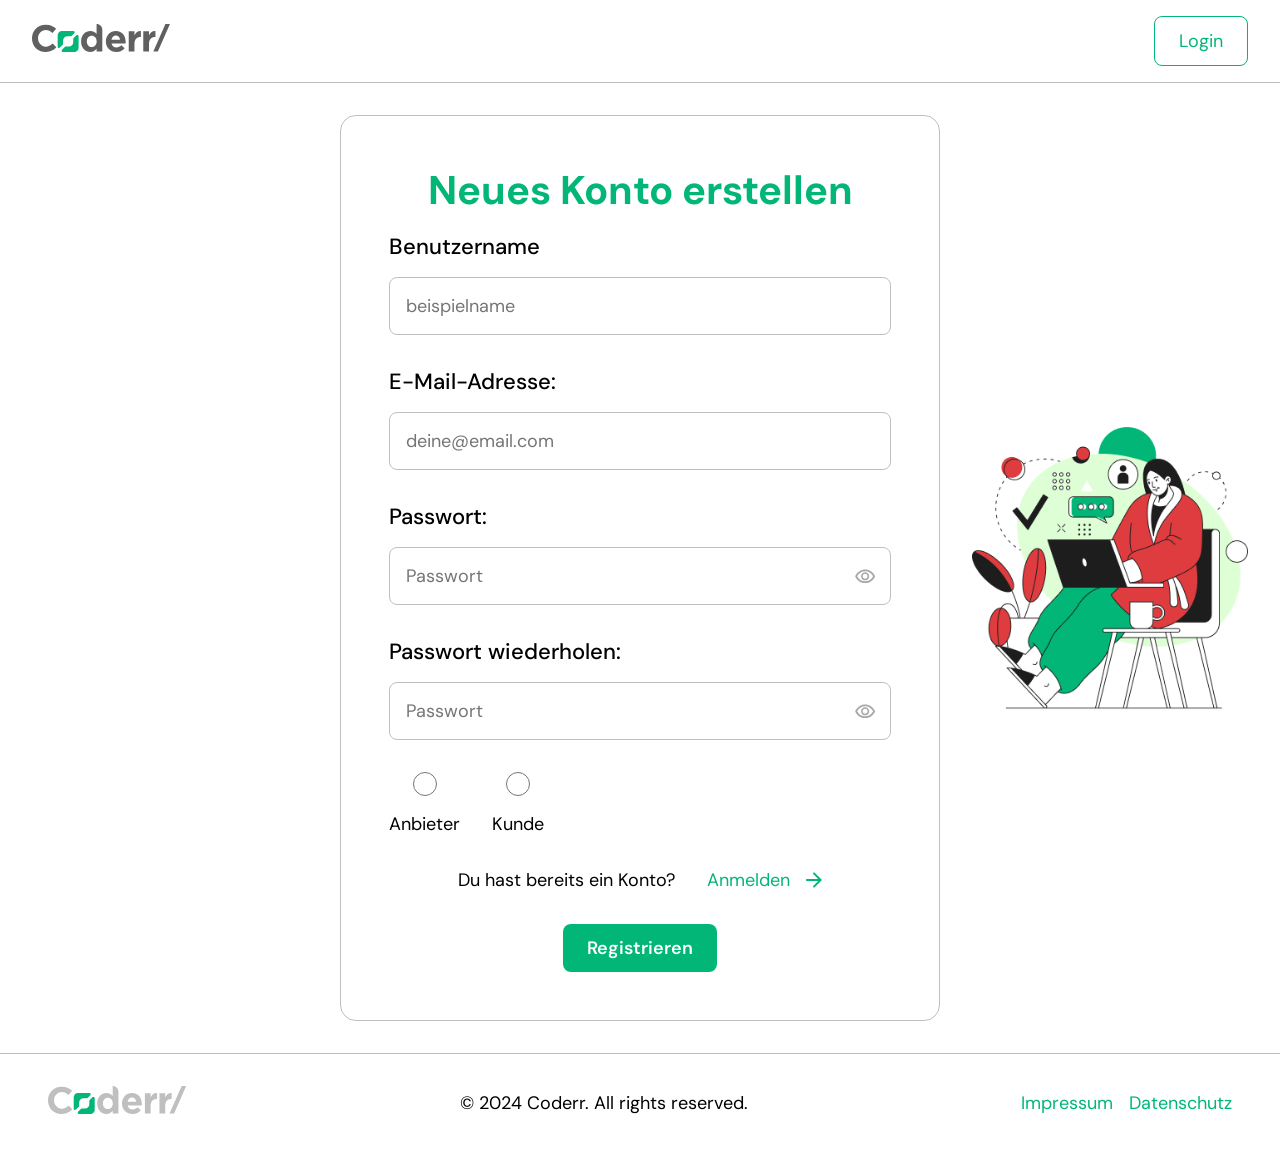
<file: frontend/registration.html>
<!DOCTYPE html>
<html lang="de">

<head>
    <meta charset="UTF-8">
    <meta name="viewport" content="width=device-width, initial-scale=1.0">
    <title>Coderr/</title>
    <link rel="icon" type="image/png" href="./assets/logo/favicon.png" />

    <link rel="stylesheet" href="./shared/styles/variables.css">
    <link rel="stylesheet" href="./shared/styles/standard.css">
    <link rel="stylesheet" href="./shared/styles/form.css">
    <link rel="stylesheet" href="./shared/styles/assets.css">
    <link rel="stylesheet" href="./shared/styles/fonts.css">
    <link rel="stylesheet" href="./shared/styles/header_footer.css">
    <link rel="stylesheet" href="./styles/registration.css">

    <script src="./shared/scripts/config.js"></script>
    <script src="./shared/scripts/api.js"></script>
    <script src="./shared/scripts/redirect.js"></script> 
    <script src="./shared/scripts/ui_helper.js"></script>
    <script src="./shared/scripts/form_helper.js"></script>
    <script src="./shared/scripts/auth.js"></script>
    
    <script src="./shared/scripts/template/header_template.js"></script>
    <script src="./shared/scripts/header.js"></script>

    <script src="./scripts/registration.js"></script>
</head>

<body onload="checkAuth()"  onclick="closeAllOpenedElements()">
    <header class="main_header">

        <a class="logo" href="./index.html">
            <img src="./assets/logo/logo_coderr.svg" alt="" srcset="">
        </a>
        <div id="head_content_right" class="d_flex_cc_gm head_content_right">
                <a href="./login.html" class="std_btn btn_secondary pad_s ">Login</a>
        </div>
    </header>

    <main class="d_flex_cc_gm" onload="setHeader()">
        <img class="registration_img" src="./assets/img/registration_img.png" alt="" srcset="">
        <section class="small_form std_form d_flex_cc_gm f_d_c">
            <h1 class="font_prime_color">Neues Konto erstellen</h1>
            <form onsubmit="registerSubmit(event); " class="std_form d_flex_cs_gl f_d_c">

                <div class="form_group">
                    <label for="username">Benutzername</label>
                    <input value="" placeholder="beispielname" type="text" id="username" name="username" class="input_field" autocomplete="off"
                        required>
                </div>
                <div class="form_group">
                    <label for="email">E-Mail-Adresse:</label>
                    <input value="" placeholder="deine@email.com" type="email" id="email" name="email" class="input_field" autocomplete="off"
                        required>
                </div>
                <div class="form_group">
                    <label for="password">Passwort:</label>
                    <div class="pos_rel">
                        <input value="" placeholder="Passwort" type="password" id="password" name="password" class="input_field"
                        required>
                        <div onclick="togglePassword(this)" class="password_eye">
                            <img src="./assets/icons/visibility.svg" alt="" srcset="">
                        </div>
                    </div>
                </div>
                <div class="form_group">
                    <label for="repeated_password">Passwort wiederholen:</label>
                    <div class="pos_rel">
                        <input value="" placeholder="Passwort" type="password" id="repeated_password" name="repeated_password"
                        class="input_field" required>
                        <div onclick="togglePassword(this)" class="password_eye">
                            <img src="./assets/icons/visibility.svg" alt="" srcset="">
                        </div>
                    </div>
                </div>
                <div class="d_flex_cs_gl">
                    <div class="form_group d_flex_cc_gm">
                        <input type="radio" name="type" id="business" value="business" required>
                        <label for="business">Anbieter</label>
                    </div>
                    <div class="form_group d_flex_cc_gm">
                        <input type="radio" name="type" id="customer" value="customer" required>
                        <label for="customer">Kunde</label>
                    </div>
                </div>

                </div>
                <div class="d_flex_cc_gl w_full f_d_r_resp_c">
                    <p>Du hast bereits ein Konto?</p>
                    <a href="./login.html" class="link d_flex_cc_gm">
                        Anmelden
                        <img src="./assets/icons/arrow_forward.svg" alt="" srcset="">
                    </a>
                </div>
                <div class="d_flex_cc_gl w_full">
                    <button type="submit" class="std_btn btn_prime pad_s">Registrieren</button>
                </div>
            </form>
        </section>
    </main>
    <footer class="main_footer pad_l">
        <a class="logo" href="./index.html">
            <img src="./assets/logo/logo_coderr_light.svg" alt="" srcset="">
        </a>
        <p>© 2024 Coderr. All rights reserved.</p>
        <div class="d_flex_cc_gm">
            <a class="link" href="./imprint.html">Impressum</a>
            <a class="link" href="./privacy_policy.html">Datenschutz</a>
        </div>
    </footer>


</body>

</html>
</file>
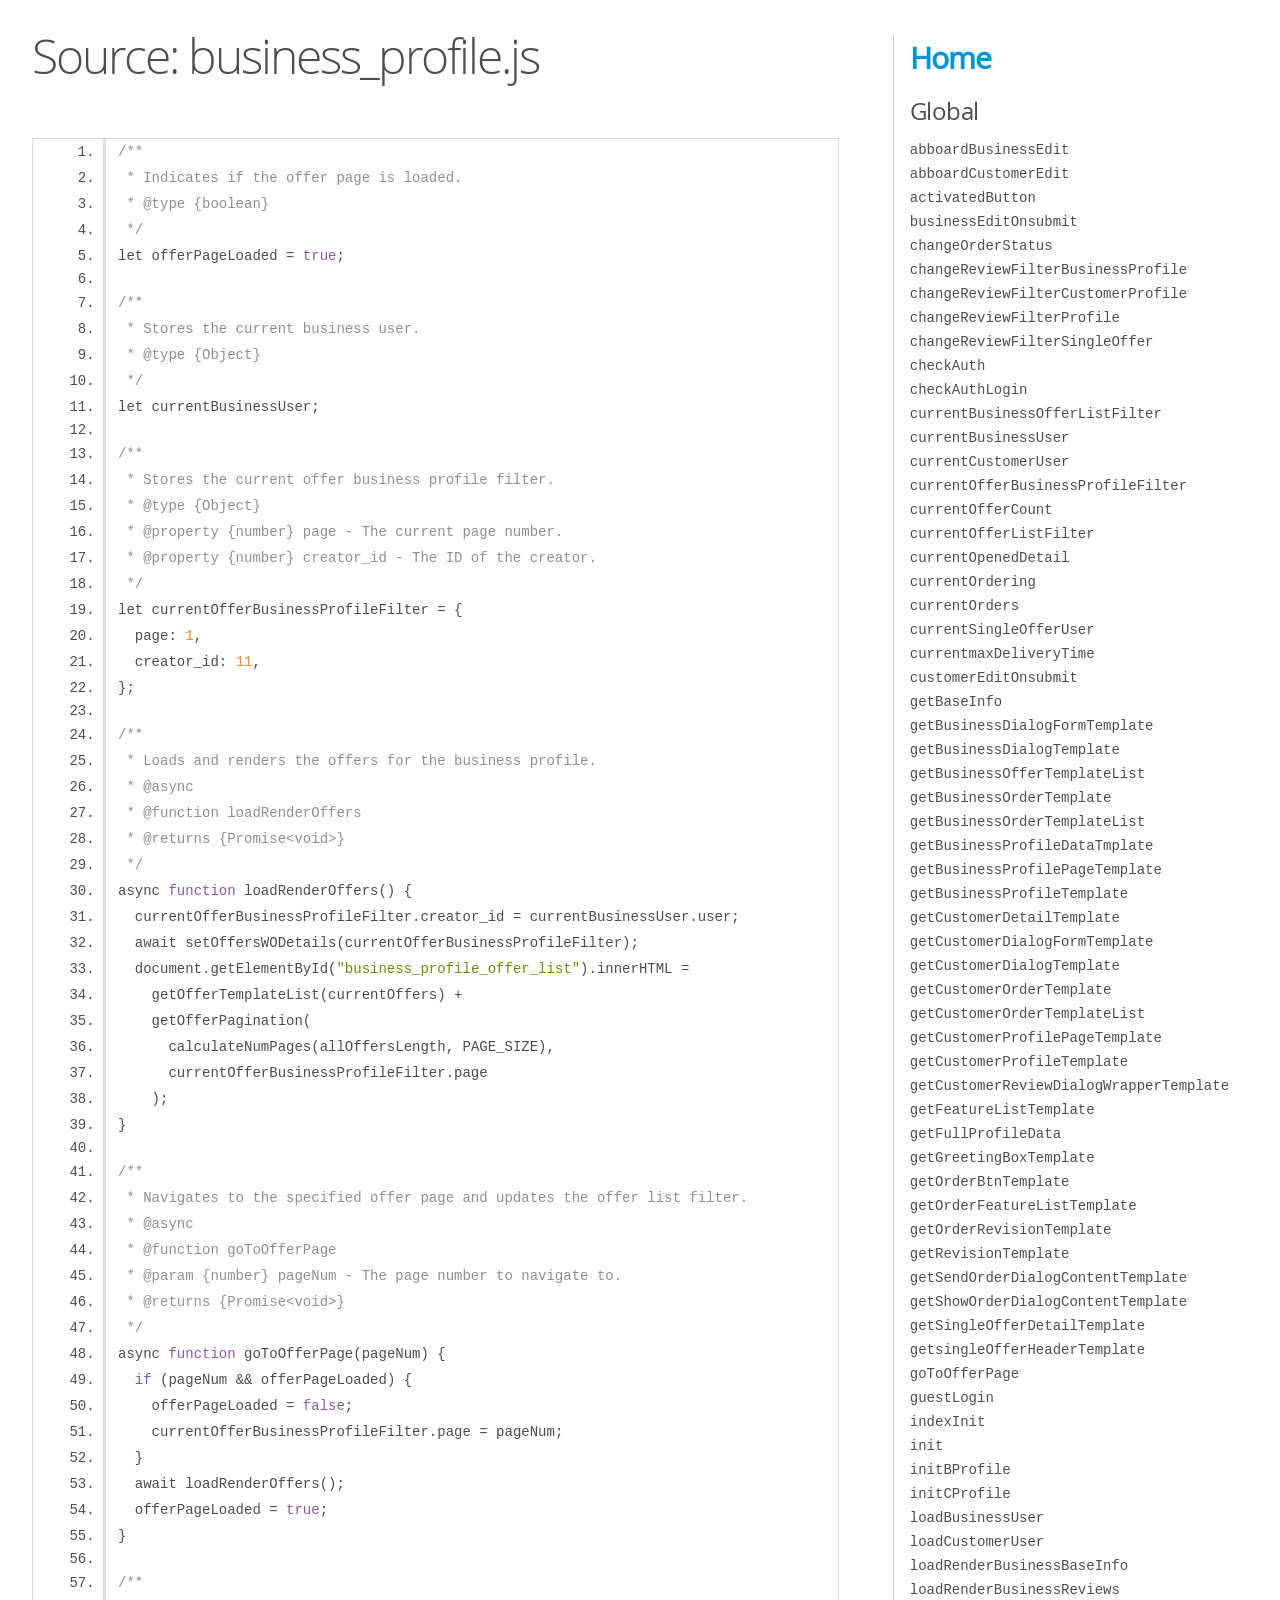
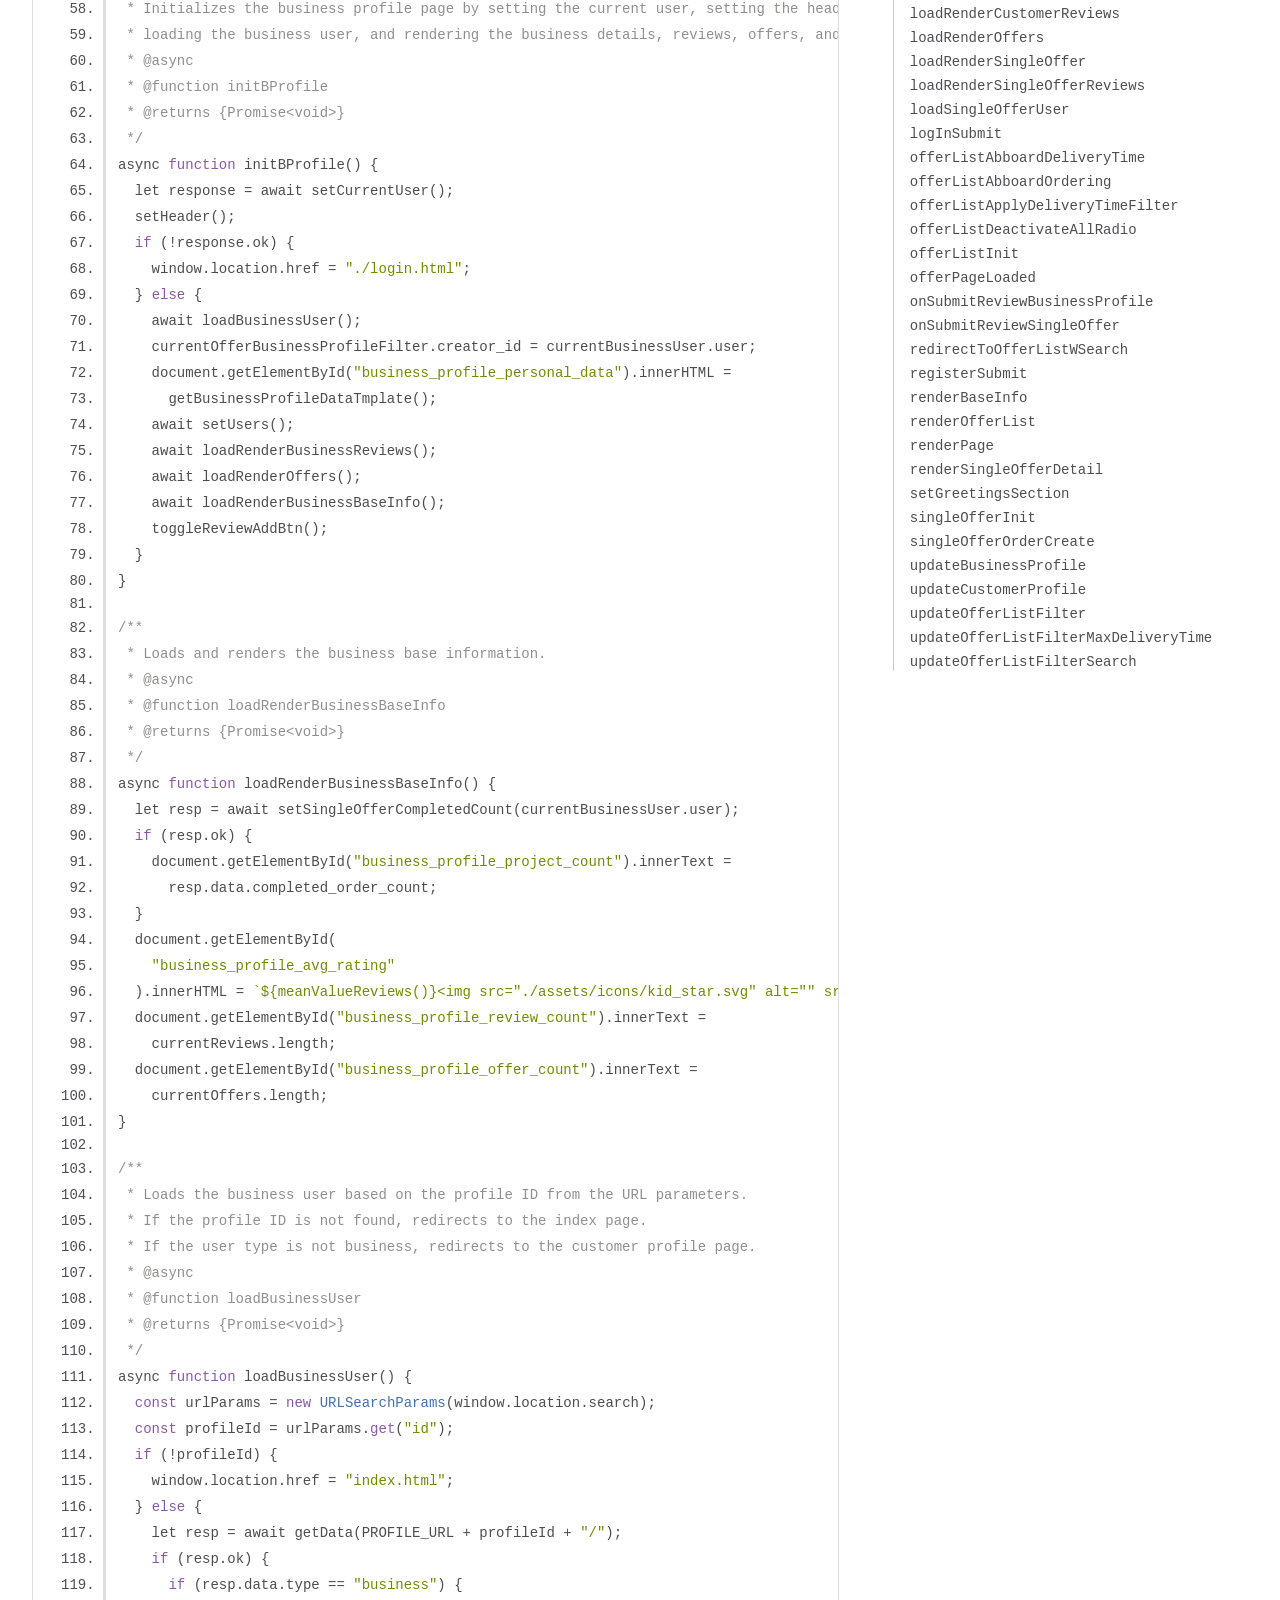
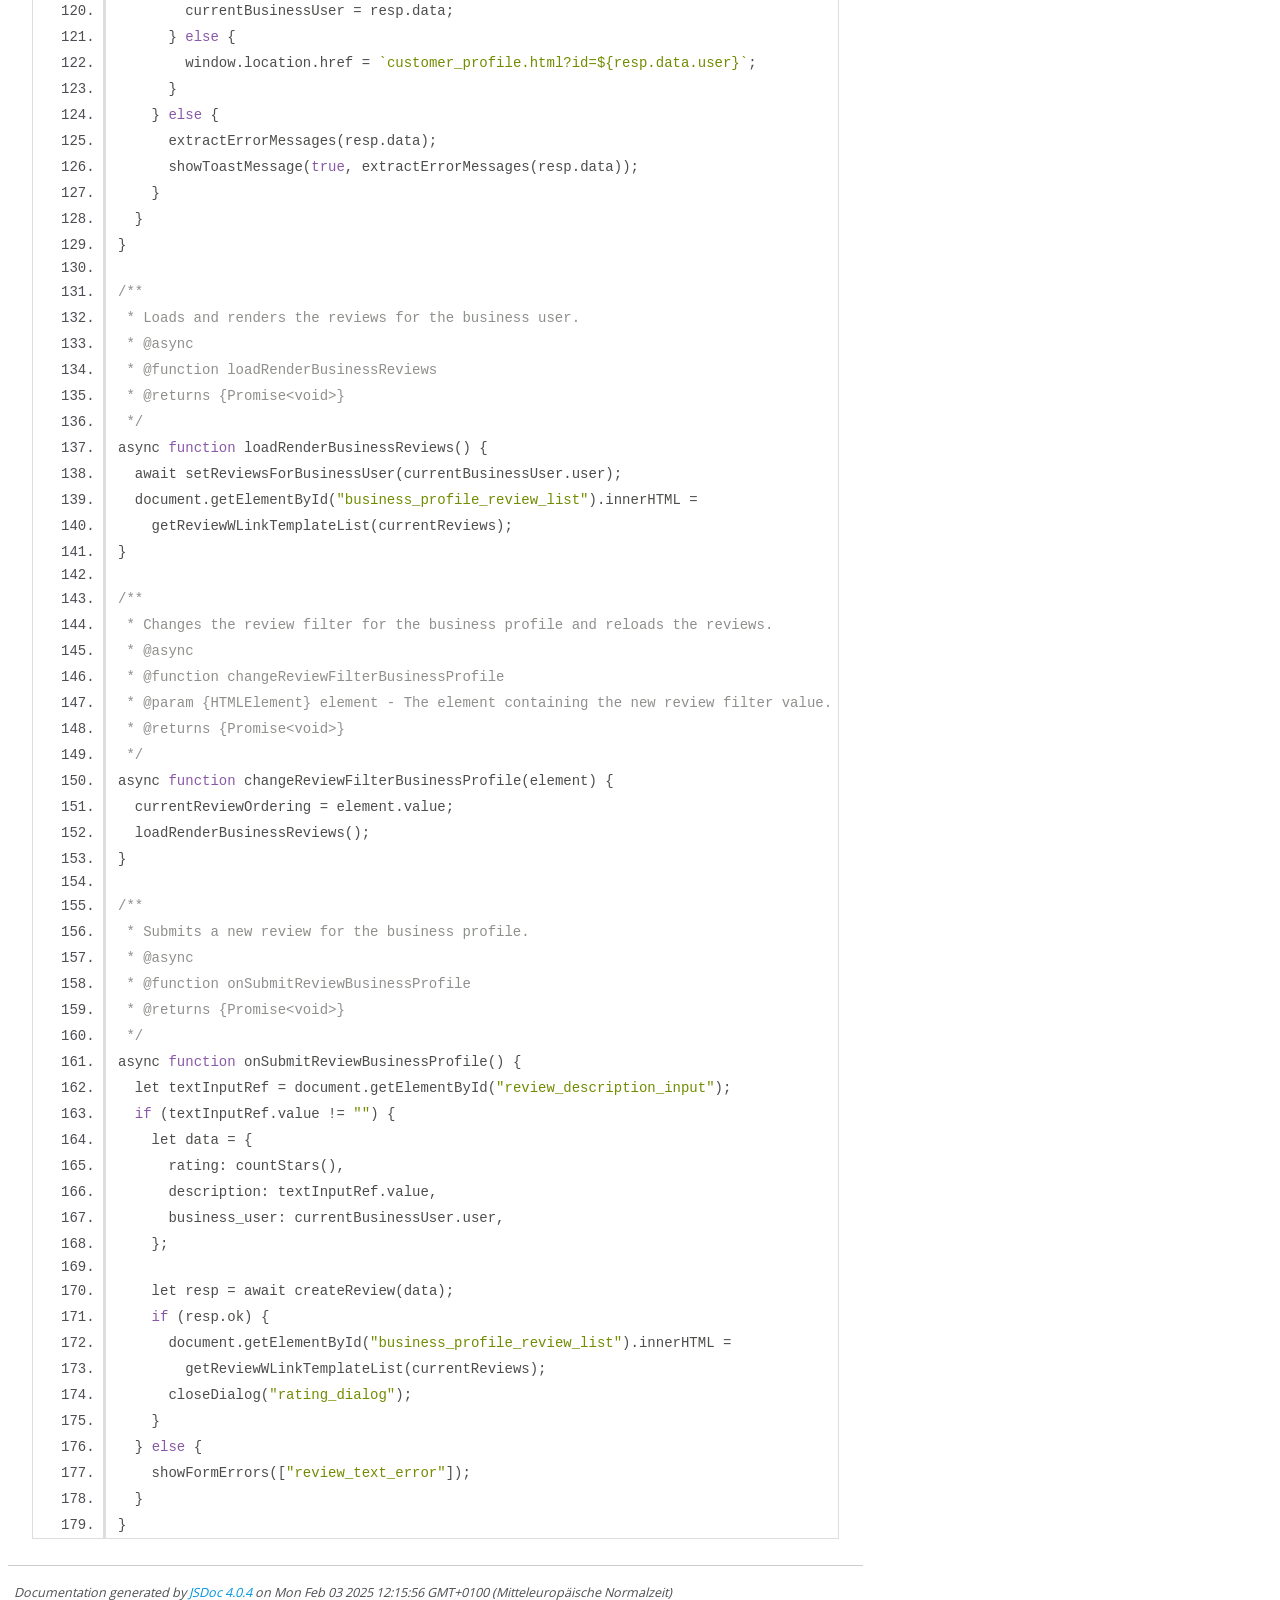
<file: frontend/scripts/docs/business_profile.js.html>
<!DOCTYPE html>
<html lang="en">
<head>
    <meta charset="utf-8">
    <title>JSDoc: Source: business_profile.js</title>

    <script src="scripts/prettify/prettify.js"> </script>
    <script src="scripts/prettify/lang-css.js"> </script>
    <!--[if lt IE 9]>
      <script src="//html5shiv.googlecode.com/svn/trunk/html5.js"></script>
    <![endif]-->
    <link type="text/css" rel="stylesheet" href="styles/prettify-tomorrow.css">
    <link type="text/css" rel="stylesheet" href="styles/jsdoc-default.css">
</head>

<body>

<div id="main">

    <h1 class="page-title">Source: business_profile.js</h1>

    



    
    <section>
        <article>
            <pre class="prettyprint source linenums"><code>/**
 * Indicates if the offer page is loaded.
 * @type {boolean}
 */
let offerPageLoaded = true;

/**
 * Stores the current business user.
 * @type {Object}
 */
let currentBusinessUser;

/**
 * Stores the current offer business profile filter.
 * @type {Object}
 * @property {number} page - The current page number.
 * @property {number} creator_id - The ID of the creator.
 */
let currentOfferBusinessProfileFilter = {
  page: 1,
  creator_id: 11,
};

/**
 * Loads and renders the offers for the business profile.
 * @async
 * @function loadRenderOffers
 * @returns {Promise&lt;void>}
 */
async function loadRenderOffers() {
  currentOfferBusinessProfileFilter.creator_id = currentBusinessUser.user;
  await setOffersWODetails(currentOfferBusinessProfileFilter);
  document.getElementById("business_profile_offer_list").innerHTML =
    getOfferTemplateList(currentOffers) +
    getOfferPagination(
      calculateNumPages(allOffersLength, PAGE_SIZE),
      currentOfferBusinessProfileFilter.page
    );
}

/**
 * Navigates to the specified offer page and updates the offer list filter.
 * @async
 * @function goToOfferPage
 * @param {number} pageNum - The page number to navigate to.
 * @returns {Promise&lt;void>}
 */
async function goToOfferPage(pageNum) {
  if (pageNum &amp;&amp; offerPageLoaded) {
    offerPageLoaded = false;
    currentOfferBusinessProfileFilter.page = pageNum;
  }
  await loadRenderOffers();
  offerPageLoaded = true;
}

/**
 * Initializes the business profile page by setting the current user, setting the header,
 * loading the business user, and rendering the business details, reviews, offers, and base info.
 * @async
 * @function initBProfile
 * @returns {Promise&lt;void>}
 */
async function initBProfile() {
  let response = await setCurrentUser();
  setHeader();
  if (!response.ok) {
    window.location.href = "./login.html";
  } else {
    await loadBusinessUser();
    currentOfferBusinessProfileFilter.creator_id = currentBusinessUser.user;
    document.getElementById("business_profile_personal_data").innerHTML =
      getBusinessProfileDataTmplate();
    await setUsers();
    await loadRenderBusinessReviews();
    await loadRenderOffers();
    await loadRenderBusinessBaseInfo();
    toggleReviewAddBtn();
  }
}

/**
 * Loads and renders the business base information.
 * @async
 * @function loadRenderBusinessBaseInfo
 * @returns {Promise&lt;void>}
 */
async function loadRenderBusinessBaseInfo() {
  let resp = await setSingleOfferCompletedCount(currentBusinessUser.user);
  if (resp.ok) {
    document.getElementById("business_profile_project_count").innerText =
      resp.data.completed_order_count;
  }
  document.getElementById(
    "business_profile_avg_rating"
  ).innerHTML = `${meanValueReviews()}&lt;img src="./assets/icons/kid_star.svg" alt="" srcset="">`;
  document.getElementById("business_profile_review_count").innerText =
    currentReviews.length;
  document.getElementById("business_profile_offer_count").innerText =
    currentOffers.length;
}

/**
 * Loads the business user based on the profile ID from the URL parameters.
 * If the profile ID is not found, redirects to the index page.
 * If the user type is not business, redirects to the customer profile page.
 * @async
 * @function loadBusinessUser
 * @returns {Promise&lt;void>}
 */
async function loadBusinessUser() {
  const urlParams = new URLSearchParams(window.location.search);
  const profileId = urlParams.get("id");
  if (!profileId) {
    window.location.href = "index.html";
  } else {
    let resp = await getData(PROFILE_URL + profileId + "/");
    if (resp.ok) {
      if (resp.data.type == "business") {
        currentBusinessUser = resp.data;
      } else {
        window.location.href = `customer_profile.html?id=${resp.data.user}`;
      }
    } else {
      extractErrorMessages(resp.data);
      showToastMessage(true, extractErrorMessages(resp.data));
    }
  }
}

/**
 * Loads and renders the reviews for the business user.
 * @async
 * @function loadRenderBusinessReviews
 * @returns {Promise&lt;void>}
 */
async function loadRenderBusinessReviews() {
  await setReviewsForBusinessUser(currentBusinessUser.user);
  document.getElementById("business_profile_review_list").innerHTML =
    getReviewWLinkTemplateList(currentReviews);
}

/**
 * Changes the review filter for the business profile and reloads the reviews.
 * @async
 * @function changeReviewFilterBusinessProfile
 * @param {HTMLElement} element - The element containing the new review filter value.
 * @returns {Promise&lt;void>}
 */
async function changeReviewFilterBusinessProfile(element) {
  currentReviewOrdering = element.value;
  loadRenderBusinessReviews();
}

/**
 * Submits a new review for the business profile.
 * @async
 * @function onSubmitReviewBusinessProfile
 * @returns {Promise&lt;void>}
 */
async function onSubmitReviewBusinessProfile() {
  let textInputRef = document.getElementById("review_description_input");
  if (textInputRef.value != "") {
    let data = {
      rating: countStars(),
      description: textInputRef.value,
      business_user: currentBusinessUser.user,
    };

    let resp = await createReview(data);
    if (resp.ok) {
      document.getElementById("business_profile_review_list").innerHTML =
        getReviewWLinkTemplateList(currentReviews);
      closeDialog("rating_dialog");
    }
  } else {
    showFormErrors(["review_text_error"]);
  }
}
</code></pre>
        </article>
    </section>




</div>

<nav>
    <h2><a href="index.html">Home</a></h2><h3>Global</h3><ul><li><a href="global.html#abboardBusinessEdit">abboardBusinessEdit</a></li><li><a href="global.html#abboardCustomerEdit">abboardCustomerEdit</a></li><li><a href="global.html#activatedButton">activatedButton</a></li><li><a href="global.html#businessEditOnsubmit">businessEditOnsubmit</a></li><li><a href="global.html#changeOrderStatus">changeOrderStatus</a></li><li><a href="global.html#changeReviewFilterBusinessProfile">changeReviewFilterBusinessProfile</a></li><li><a href="global.html#changeReviewFilterCustomerProfile">changeReviewFilterCustomerProfile</a></li><li><a href="global.html#changeReviewFilterProfile">changeReviewFilterProfile</a></li><li><a href="global.html#changeReviewFilterSingleOffer">changeReviewFilterSingleOffer</a></li><li><a href="global.html#checkAuth">checkAuth</a></li><li><a href="global.html#checkAuthLogin">checkAuthLogin</a></li><li><a href="global.html#currentBusinessOfferListFilter">currentBusinessOfferListFilter</a></li><li><a href="global.html#currentBusinessUser">currentBusinessUser</a></li><li><a href="global.html#currentCustomerUser">currentCustomerUser</a></li><li><a href="global.html#currentOfferBusinessProfileFilter">currentOfferBusinessProfileFilter</a></li><li><a href="global.html#currentOfferCount">currentOfferCount</a></li><li><a href="global.html#currentOfferListFilter">currentOfferListFilter</a></li><li><a href="global.html#currentOpenedDetail">currentOpenedDetail</a></li><li><a href="global.html#currentOrdering">currentOrdering</a></li><li><a href="global.html#currentOrders">currentOrders</a></li><li><a href="global.html#currentSingleOfferUser">currentSingleOfferUser</a></li><li><a href="global.html#currentmaxDeliveryTime">currentmaxDeliveryTime</a></li><li><a href="global.html#customerEditOnsubmit">customerEditOnsubmit</a></li><li><a href="global.html#getBaseInfo">getBaseInfo</a></li><li><a href="global.html#getBusinessDialogFormTemplate">getBusinessDialogFormTemplate</a></li><li><a href="global.html#getBusinessDialogTemplate">getBusinessDialogTemplate</a></li><li><a href="global.html#getBusinessOfferTemplateList">getBusinessOfferTemplateList</a></li><li><a href="global.html#getBusinessOrderTemplate">getBusinessOrderTemplate</a></li><li><a href="global.html#getBusinessOrderTemplateList">getBusinessOrderTemplateList</a></li><li><a href="global.html#getBusinessProfileDataTmplate">getBusinessProfileDataTmplate</a></li><li><a href="global.html#getBusinessProfilePageTemplate">getBusinessProfilePageTemplate</a></li><li><a href="global.html#getBusinessProfileTemplate">getBusinessProfileTemplate</a></li><li><a href="global.html#getCustomerDetailTemplate">getCustomerDetailTemplate</a></li><li><a href="global.html#getCustomerDialogFormTemplate">getCustomerDialogFormTemplate</a></li><li><a href="global.html#getCustomerDialogTemplate">getCustomerDialogTemplate</a></li><li><a href="global.html#getCustomerOrderTemplate">getCustomerOrderTemplate</a></li><li><a href="global.html#getCustomerOrderTemplateList">getCustomerOrderTemplateList</a></li><li><a href="global.html#getCustomerProfilePageTemplate">getCustomerProfilePageTemplate</a></li><li><a href="global.html#getCustomerProfileTemplate">getCustomerProfileTemplate</a></li><li><a href="global.html#getCustomerReviewDialogWrapperTemplate">getCustomerReviewDialogWrapperTemplate</a></li><li><a href="global.html#getFeatureListTemplate">getFeatureListTemplate</a></li><li><a href="global.html#getFullProfileData">getFullProfileData</a></li><li><a href="global.html#getGreetingBoxTemplate">getGreetingBoxTemplate</a></li><li><a href="global.html#getOrderBtnTemplate">getOrderBtnTemplate</a></li><li><a href="global.html#getOrderFeatureListTemplate">getOrderFeatureListTemplate</a></li><li><a href="global.html#getOrderRevisionTemplate">getOrderRevisionTemplate</a></li><li><a href="global.html#getRevisionTemplate">getRevisionTemplate</a></li><li><a href="global.html#getSendOrderDialogContentTemplate">getSendOrderDialogContentTemplate</a></li><li><a href="global.html#getShowOrderDialogContentTemplate">getShowOrderDialogContentTemplate</a></li><li><a href="global.html#getSingleOfferDetailTemplate">getSingleOfferDetailTemplate</a></li><li><a href="global.html#getsingleOfferHeaderTemplate">getsingleOfferHeaderTemplate</a></li><li><a href="global.html#goToOfferPage">goToOfferPage</a></li><li><a href="global.html#guestLogin">guestLogin</a></li><li><a href="global.html#indexInit">indexInit</a></li><li><a href="global.html#init">init</a></li><li><a href="global.html#initBProfile">initBProfile</a></li><li><a href="global.html#initCProfile">initCProfile</a></li><li><a href="global.html#loadBusinessUser">loadBusinessUser</a></li><li><a href="global.html#loadCustomerUser">loadCustomerUser</a></li><li><a href="global.html#loadRenderBusinessBaseInfo">loadRenderBusinessBaseInfo</a></li><li><a href="global.html#loadRenderBusinessReviews">loadRenderBusinessReviews</a></li><li><a href="global.html#loadRenderCustomerReviews">loadRenderCustomerReviews</a></li><li><a href="global.html#loadRenderOffers">loadRenderOffers</a></li><li><a href="global.html#loadRenderSingleOffer">loadRenderSingleOffer</a></li><li><a href="global.html#loadRenderSingleOfferReviews">loadRenderSingleOfferReviews</a></li><li><a href="global.html#loadSingleOfferUser">loadSingleOfferUser</a></li><li><a href="global.html#logInSubmit">logInSubmit</a></li><li><a href="global.html#offerListAbboardDeliveryTime">offerListAbboardDeliveryTime</a></li><li><a href="global.html#offerListAbboardOrdering">offerListAbboardOrdering</a></li><li><a href="global.html#offerListApplyDeliveryTimeFilter">offerListApplyDeliveryTimeFilter</a></li><li><a href="global.html#offerListDeactivateAllRadio">offerListDeactivateAllRadio</a></li><li><a href="global.html#offerListInit">offerListInit</a></li><li><a href="global.html#offerPageLoaded">offerPageLoaded</a></li><li><a href="global.html#onSubmitReviewBusinessProfile">onSubmitReviewBusinessProfile</a></li><li><a href="global.html#onSubmitReviewSingleOffer">onSubmitReviewSingleOffer</a></li><li><a href="global.html#redirectToOfferListWSearch">redirectToOfferListWSearch</a></li><li><a href="global.html#registerSubmit">registerSubmit</a></li><li><a href="global.html#renderBaseInfo">renderBaseInfo</a></li><li><a href="global.html#renderOfferList">renderOfferList</a></li><li><a href="global.html#renderPage">renderPage</a></li><li><a href="global.html#renderSingleOfferDetail">renderSingleOfferDetail</a></li><li><a href="global.html#setGreetingsSection">setGreetingsSection</a></li><li><a href="global.html#singleOfferInit">singleOfferInit</a></li><li><a href="global.html#singleOfferOrderCreate">singleOfferOrderCreate</a></li><li><a href="global.html#updateBusinessProfile">updateBusinessProfile</a></li><li><a href="global.html#updateCustomerProfile">updateCustomerProfile</a></li><li><a href="global.html#updateOfferListFilter">updateOfferListFilter</a></li><li><a href="global.html#updateOfferListFilterMaxDeliveryTime">updateOfferListFilterMaxDeliveryTime</a></li><li><a href="global.html#updateOfferListFilterSearch">updateOfferListFilterSearch</a></li></ul>
</nav>

<br class="clear">

<footer>
    Documentation generated by <a href="https://github.com/jsdoc/jsdoc">JSDoc 4.0.4</a> on Mon Feb 03 2025 12:15:56 GMT+0100 (Mitteleuropäische Normalzeit)
</footer>

<script> prettyPrint(); </script>
<script src="scripts/linenumber.js"> </script>
</body>
</html>
</file>
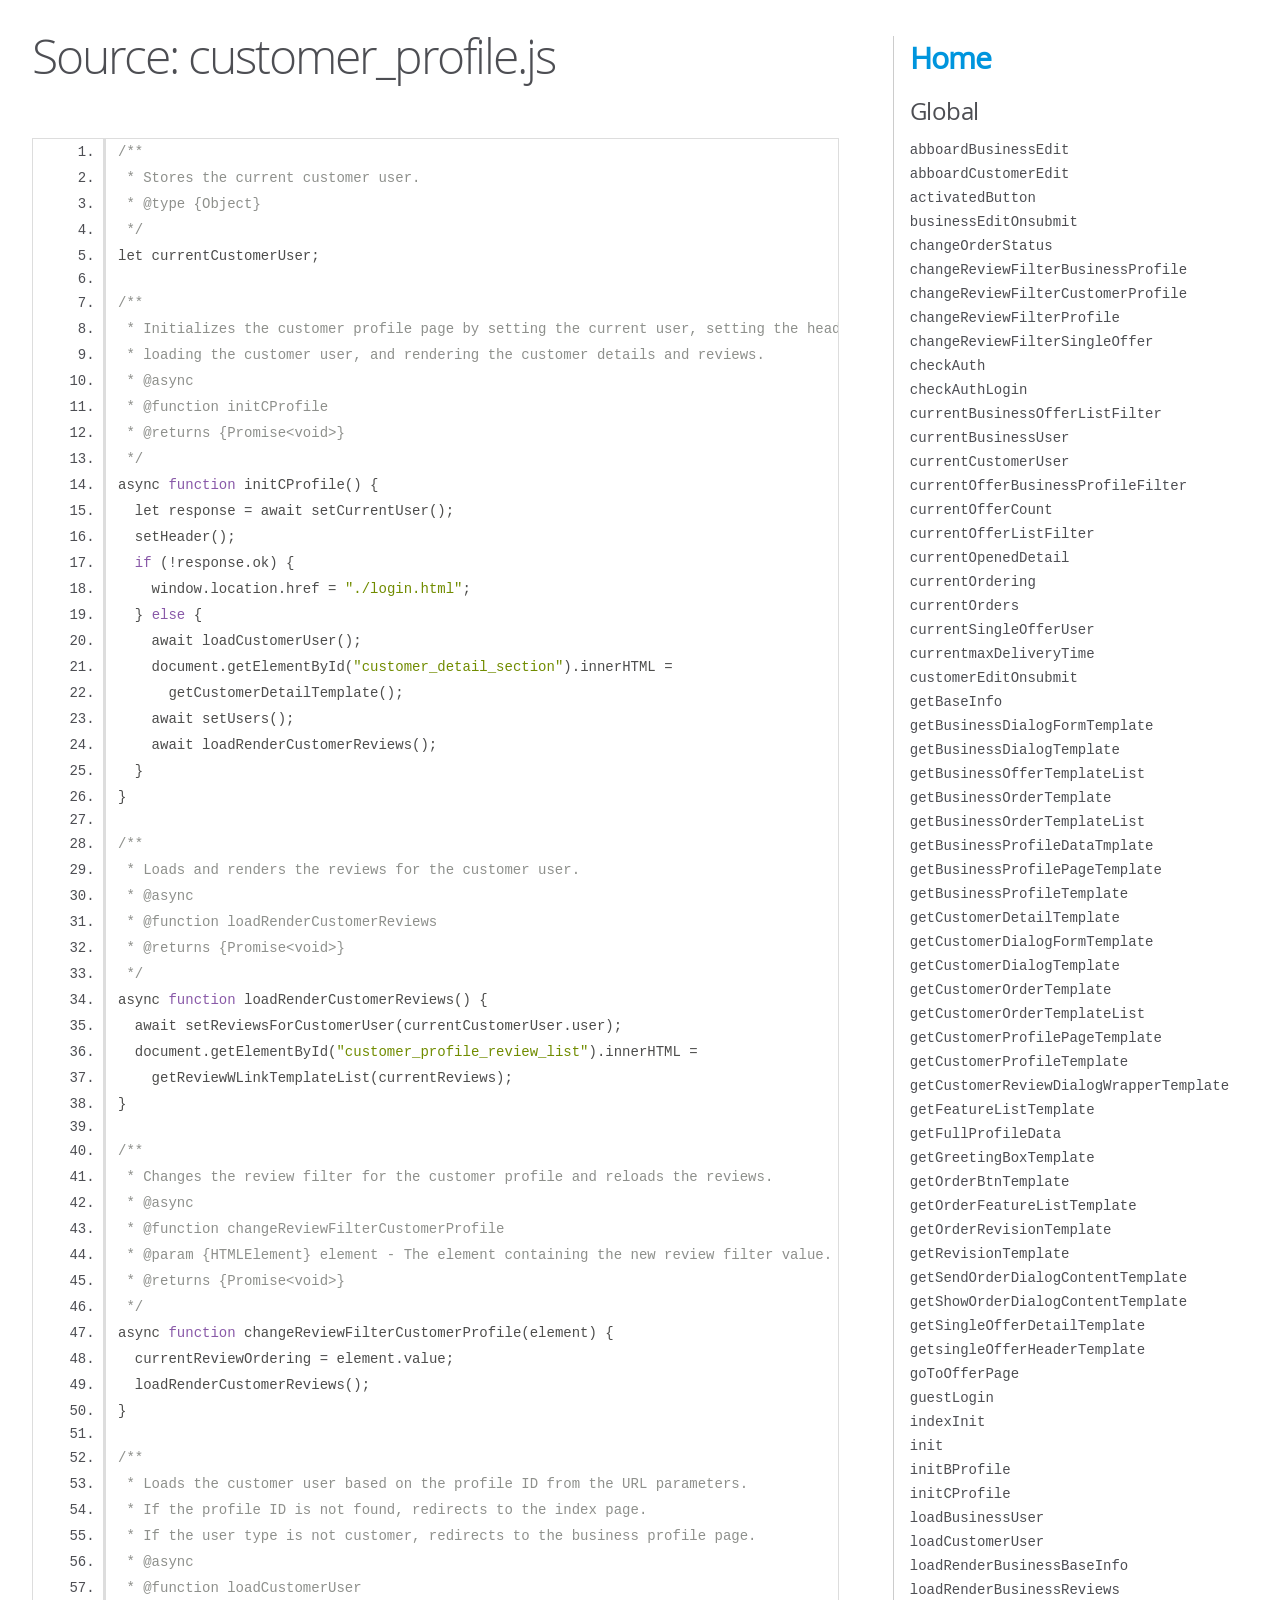
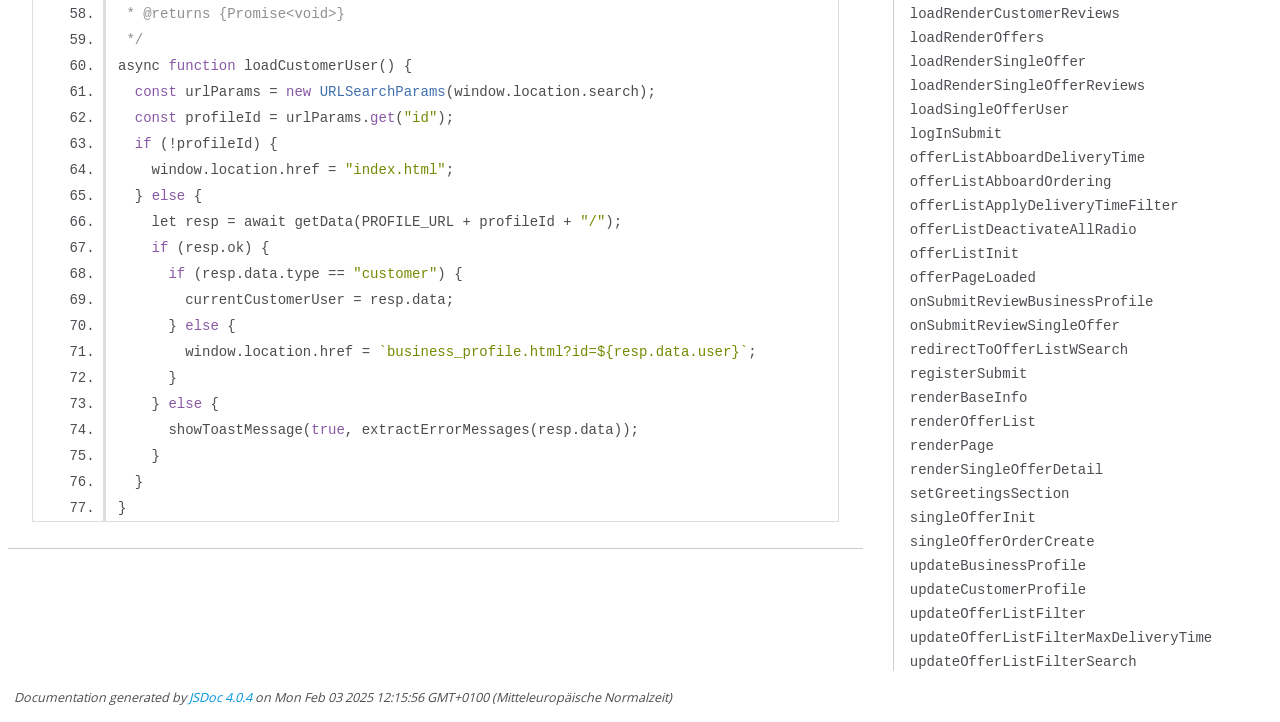
<file: frontend/scripts/docs/customer_profile.js.html>
<!DOCTYPE html>
<html lang="en">
<head>
    <meta charset="utf-8">
    <title>JSDoc: Source: customer_profile.js</title>

    <script src="scripts/prettify/prettify.js"> </script>
    <script src="scripts/prettify/lang-css.js"> </script>
    <!--[if lt IE 9]>
      <script src="//html5shiv.googlecode.com/svn/trunk/html5.js"></script>
    <![endif]-->
    <link type="text/css" rel="stylesheet" href="styles/prettify-tomorrow.css">
    <link type="text/css" rel="stylesheet" href="styles/jsdoc-default.css">
</head>

<body>

<div id="main">

    <h1 class="page-title">Source: customer_profile.js</h1>

    



    
    <section>
        <article>
            <pre class="prettyprint source linenums"><code>/**
 * Stores the current customer user.
 * @type {Object}
 */
let currentCustomerUser;

/**
 * Initializes the customer profile page by setting the current user, setting the header,
 * loading the customer user, and rendering the customer details and reviews.
 * @async
 * @function initCProfile
 * @returns {Promise&lt;void>}
 */
async function initCProfile() {
  let response = await setCurrentUser();
  setHeader();
  if (!response.ok) {
    window.location.href = "./login.html";
  } else {
    await loadCustomerUser();
    document.getElementById("customer_detail_section").innerHTML =
      getCustomerDetailTemplate();
    await setUsers();
    await loadRenderCustomerReviews();
  }
}

/**
 * Loads and renders the reviews for the customer user.
 * @async
 * @function loadRenderCustomerReviews
 * @returns {Promise&lt;void>}
 */
async function loadRenderCustomerReviews() {
  await setReviewsForCustomerUser(currentCustomerUser.user);
  document.getElementById("customer_profile_review_list").innerHTML =
    getReviewWLinkTemplateList(currentReviews);
}

/**
 * Changes the review filter for the customer profile and reloads the reviews.
 * @async
 * @function changeReviewFilterCustomerProfile
 * @param {HTMLElement} element - The element containing the new review filter value.
 * @returns {Promise&lt;void>}
 */
async function changeReviewFilterCustomerProfile(element) {
  currentReviewOrdering = element.value;
  loadRenderCustomerReviews();
}

/**
 * Loads the customer user based on the profile ID from the URL parameters.
 * If the profile ID is not found, redirects to the index page.
 * If the user type is not customer, redirects to the business profile page.
 * @async
 * @function loadCustomerUser
 * @returns {Promise&lt;void>}
 */
async function loadCustomerUser() {
  const urlParams = new URLSearchParams(window.location.search);
  const profileId = urlParams.get("id");
  if (!profileId) {
    window.location.href = "index.html";
  } else {
    let resp = await getData(PROFILE_URL + profileId + "/");
    if (resp.ok) {
      if (resp.data.type == "customer") {
        currentCustomerUser = resp.data;
      } else {
        window.location.href = `business_profile.html?id=${resp.data.user}`;
      }
    } else {
      showToastMessage(true, extractErrorMessages(resp.data));
    }
  }
}
</code></pre>
        </article>
    </section>




</div>

<nav>
    <h2><a href="index.html">Home</a></h2><h3>Global</h3><ul><li><a href="global.html#abboardBusinessEdit">abboardBusinessEdit</a></li><li><a href="global.html#abboardCustomerEdit">abboardCustomerEdit</a></li><li><a href="global.html#activatedButton">activatedButton</a></li><li><a href="global.html#businessEditOnsubmit">businessEditOnsubmit</a></li><li><a href="global.html#changeOrderStatus">changeOrderStatus</a></li><li><a href="global.html#changeReviewFilterBusinessProfile">changeReviewFilterBusinessProfile</a></li><li><a href="global.html#changeReviewFilterCustomerProfile">changeReviewFilterCustomerProfile</a></li><li><a href="global.html#changeReviewFilterProfile">changeReviewFilterProfile</a></li><li><a href="global.html#changeReviewFilterSingleOffer">changeReviewFilterSingleOffer</a></li><li><a href="global.html#checkAuth">checkAuth</a></li><li><a href="global.html#checkAuthLogin">checkAuthLogin</a></li><li><a href="global.html#currentBusinessOfferListFilter">currentBusinessOfferListFilter</a></li><li><a href="global.html#currentBusinessUser">currentBusinessUser</a></li><li><a href="global.html#currentCustomerUser">currentCustomerUser</a></li><li><a href="global.html#currentOfferBusinessProfileFilter">currentOfferBusinessProfileFilter</a></li><li><a href="global.html#currentOfferCount">currentOfferCount</a></li><li><a href="global.html#currentOfferListFilter">currentOfferListFilter</a></li><li><a href="global.html#currentOpenedDetail">currentOpenedDetail</a></li><li><a href="global.html#currentOrdering">currentOrdering</a></li><li><a href="global.html#currentOrders">currentOrders</a></li><li><a href="global.html#currentSingleOfferUser">currentSingleOfferUser</a></li><li><a href="global.html#currentmaxDeliveryTime">currentmaxDeliveryTime</a></li><li><a href="global.html#customerEditOnsubmit">customerEditOnsubmit</a></li><li><a href="global.html#getBaseInfo">getBaseInfo</a></li><li><a href="global.html#getBusinessDialogFormTemplate">getBusinessDialogFormTemplate</a></li><li><a href="global.html#getBusinessDialogTemplate">getBusinessDialogTemplate</a></li><li><a href="global.html#getBusinessOfferTemplateList">getBusinessOfferTemplateList</a></li><li><a href="global.html#getBusinessOrderTemplate">getBusinessOrderTemplate</a></li><li><a href="global.html#getBusinessOrderTemplateList">getBusinessOrderTemplateList</a></li><li><a href="global.html#getBusinessProfileDataTmplate">getBusinessProfileDataTmplate</a></li><li><a href="global.html#getBusinessProfilePageTemplate">getBusinessProfilePageTemplate</a></li><li><a href="global.html#getBusinessProfileTemplate">getBusinessProfileTemplate</a></li><li><a href="global.html#getCustomerDetailTemplate">getCustomerDetailTemplate</a></li><li><a href="global.html#getCustomerDialogFormTemplate">getCustomerDialogFormTemplate</a></li><li><a href="global.html#getCustomerDialogTemplate">getCustomerDialogTemplate</a></li><li><a href="global.html#getCustomerOrderTemplate">getCustomerOrderTemplate</a></li><li><a href="global.html#getCustomerOrderTemplateList">getCustomerOrderTemplateList</a></li><li><a href="global.html#getCustomerProfilePageTemplate">getCustomerProfilePageTemplate</a></li><li><a href="global.html#getCustomerProfileTemplate">getCustomerProfileTemplate</a></li><li><a href="global.html#getCustomerReviewDialogWrapperTemplate">getCustomerReviewDialogWrapperTemplate</a></li><li><a href="global.html#getFeatureListTemplate">getFeatureListTemplate</a></li><li><a href="global.html#getFullProfileData">getFullProfileData</a></li><li><a href="global.html#getGreetingBoxTemplate">getGreetingBoxTemplate</a></li><li><a href="global.html#getOrderBtnTemplate">getOrderBtnTemplate</a></li><li><a href="global.html#getOrderFeatureListTemplate">getOrderFeatureListTemplate</a></li><li><a href="global.html#getOrderRevisionTemplate">getOrderRevisionTemplate</a></li><li><a href="global.html#getRevisionTemplate">getRevisionTemplate</a></li><li><a href="global.html#getSendOrderDialogContentTemplate">getSendOrderDialogContentTemplate</a></li><li><a href="global.html#getShowOrderDialogContentTemplate">getShowOrderDialogContentTemplate</a></li><li><a href="global.html#getSingleOfferDetailTemplate">getSingleOfferDetailTemplate</a></li><li><a href="global.html#getsingleOfferHeaderTemplate">getsingleOfferHeaderTemplate</a></li><li><a href="global.html#goToOfferPage">goToOfferPage</a></li><li><a href="global.html#guestLogin">guestLogin</a></li><li><a href="global.html#indexInit">indexInit</a></li><li><a href="global.html#init">init</a></li><li><a href="global.html#initBProfile">initBProfile</a></li><li><a href="global.html#initCProfile">initCProfile</a></li><li><a href="global.html#loadBusinessUser">loadBusinessUser</a></li><li><a href="global.html#loadCustomerUser">loadCustomerUser</a></li><li><a href="global.html#loadRenderBusinessBaseInfo">loadRenderBusinessBaseInfo</a></li><li><a href="global.html#loadRenderBusinessReviews">loadRenderBusinessReviews</a></li><li><a href="global.html#loadRenderCustomerReviews">loadRenderCustomerReviews</a></li><li><a href="global.html#loadRenderOffers">loadRenderOffers</a></li><li><a href="global.html#loadRenderSingleOffer">loadRenderSingleOffer</a></li><li><a href="global.html#loadRenderSingleOfferReviews">loadRenderSingleOfferReviews</a></li><li><a href="global.html#loadSingleOfferUser">loadSingleOfferUser</a></li><li><a href="global.html#logInSubmit">logInSubmit</a></li><li><a href="global.html#offerListAbboardDeliveryTime">offerListAbboardDeliveryTime</a></li><li><a href="global.html#offerListAbboardOrdering">offerListAbboardOrdering</a></li><li><a href="global.html#offerListApplyDeliveryTimeFilter">offerListApplyDeliveryTimeFilter</a></li><li><a href="global.html#offerListDeactivateAllRadio">offerListDeactivateAllRadio</a></li><li><a href="global.html#offerListInit">offerListInit</a></li><li><a href="global.html#offerPageLoaded">offerPageLoaded</a></li><li><a href="global.html#onSubmitReviewBusinessProfile">onSubmitReviewBusinessProfile</a></li><li><a href="global.html#onSubmitReviewSingleOffer">onSubmitReviewSingleOffer</a></li><li><a href="global.html#redirectToOfferListWSearch">redirectToOfferListWSearch</a></li><li><a href="global.html#registerSubmit">registerSubmit</a></li><li><a href="global.html#renderBaseInfo">renderBaseInfo</a></li><li><a href="global.html#renderOfferList">renderOfferList</a></li><li><a href="global.html#renderPage">renderPage</a></li><li><a href="global.html#renderSingleOfferDetail">renderSingleOfferDetail</a></li><li><a href="global.html#setGreetingsSection">setGreetingsSection</a></li><li><a href="global.html#singleOfferInit">singleOfferInit</a></li><li><a href="global.html#singleOfferOrderCreate">singleOfferOrderCreate</a></li><li><a href="global.html#updateBusinessProfile">updateBusinessProfile</a></li><li><a href="global.html#updateCustomerProfile">updateCustomerProfile</a></li><li><a href="global.html#updateOfferListFilter">updateOfferListFilter</a></li><li><a href="global.html#updateOfferListFilterMaxDeliveryTime">updateOfferListFilterMaxDeliveryTime</a></li><li><a href="global.html#updateOfferListFilterSearch">updateOfferListFilterSearch</a></li></ul>
</nav>

<br class="clear">

<footer>
    Documentation generated by <a href="https://github.com/jsdoc/jsdoc">JSDoc 4.0.4</a> on Mon Feb 03 2025 12:15:56 GMT+0100 (Mitteleuropäische Normalzeit)
</footer>

<script> prettyPrint(); </script>
<script src="scripts/linenumber.js"> </script>
</body>
</html>
</file>
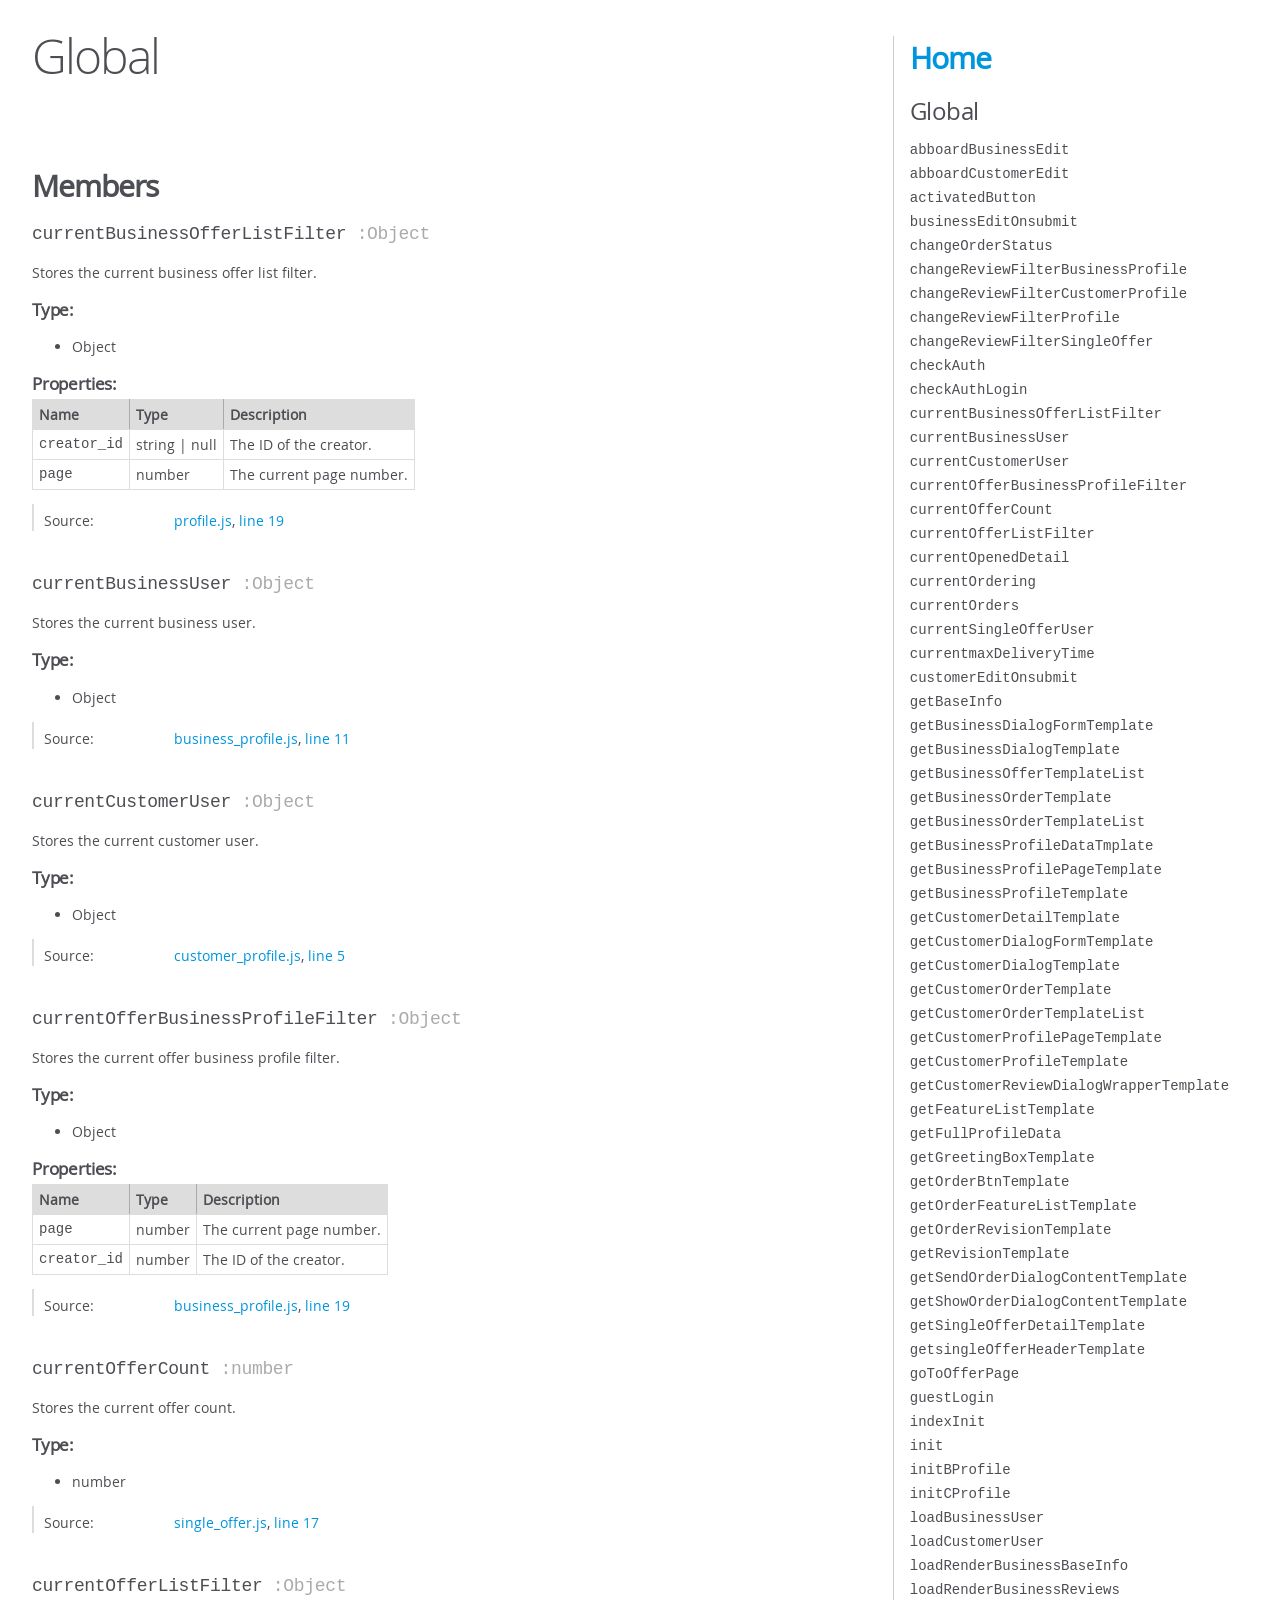
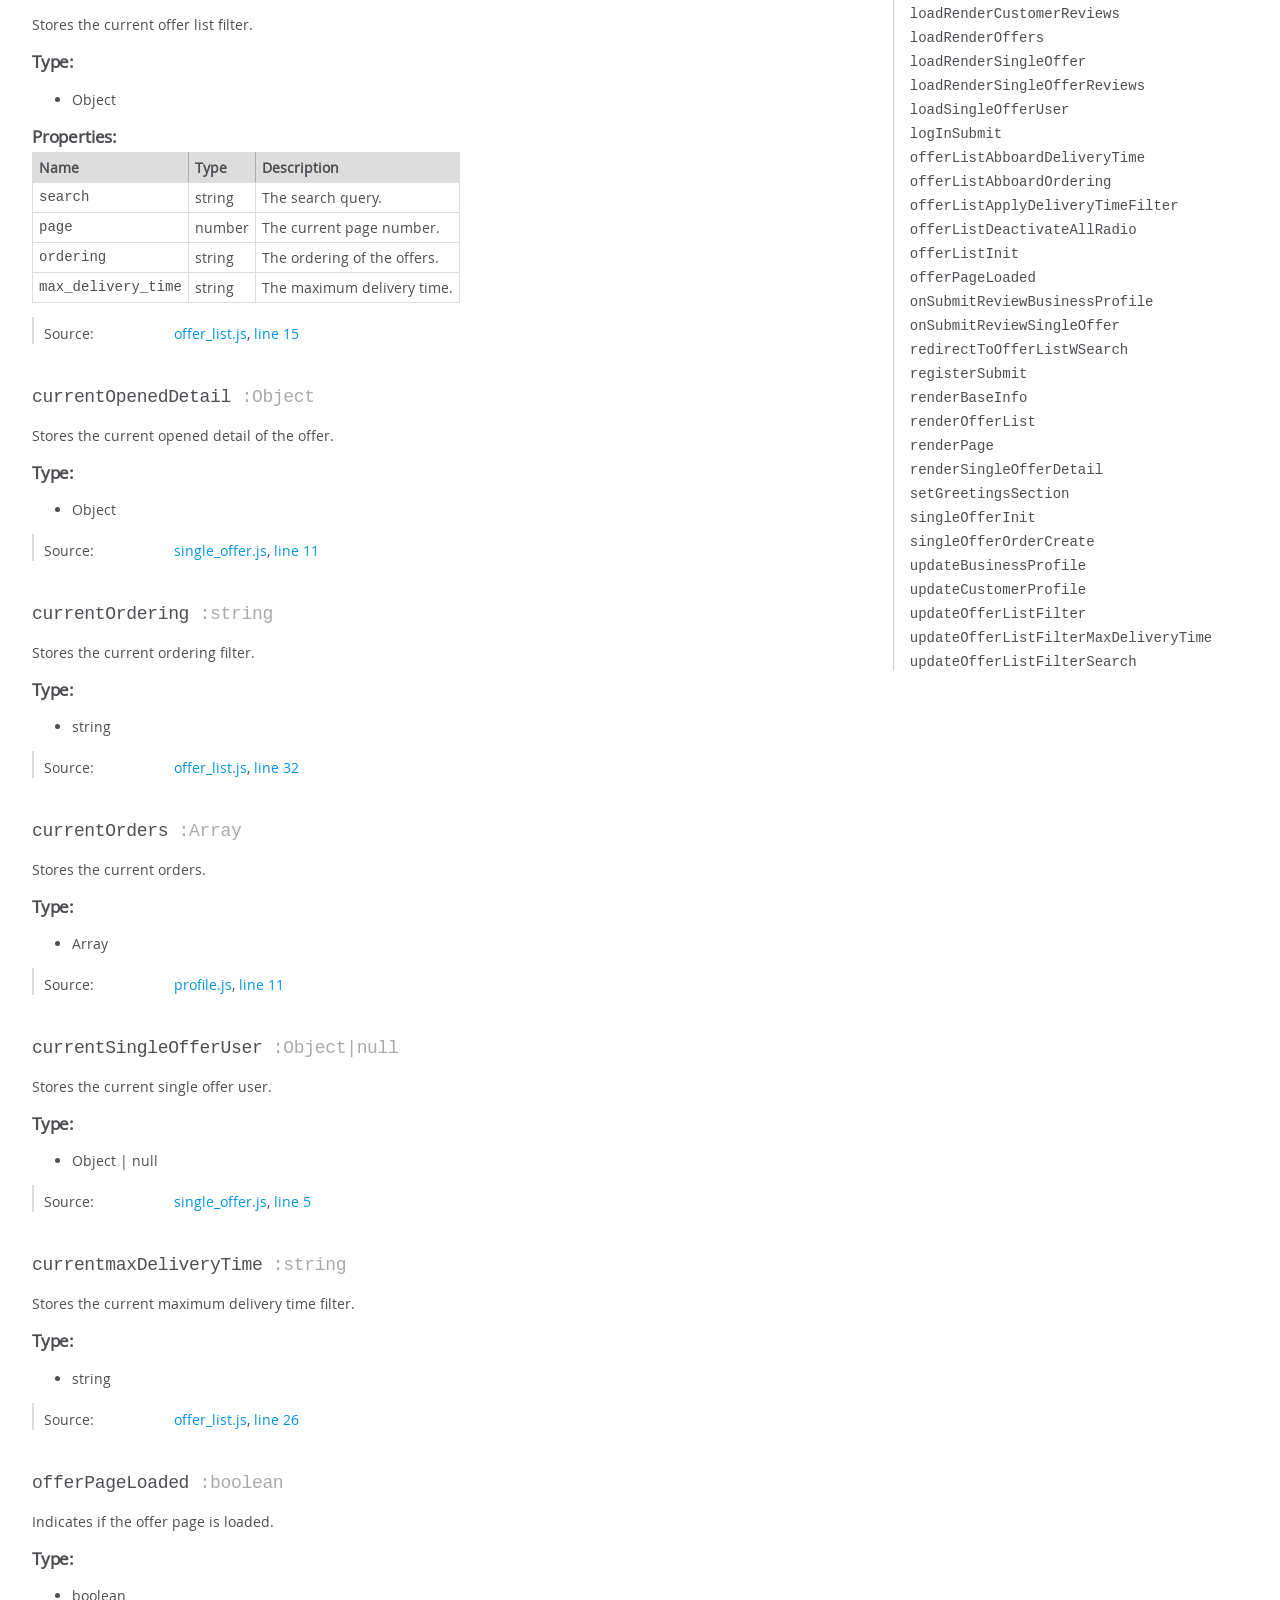
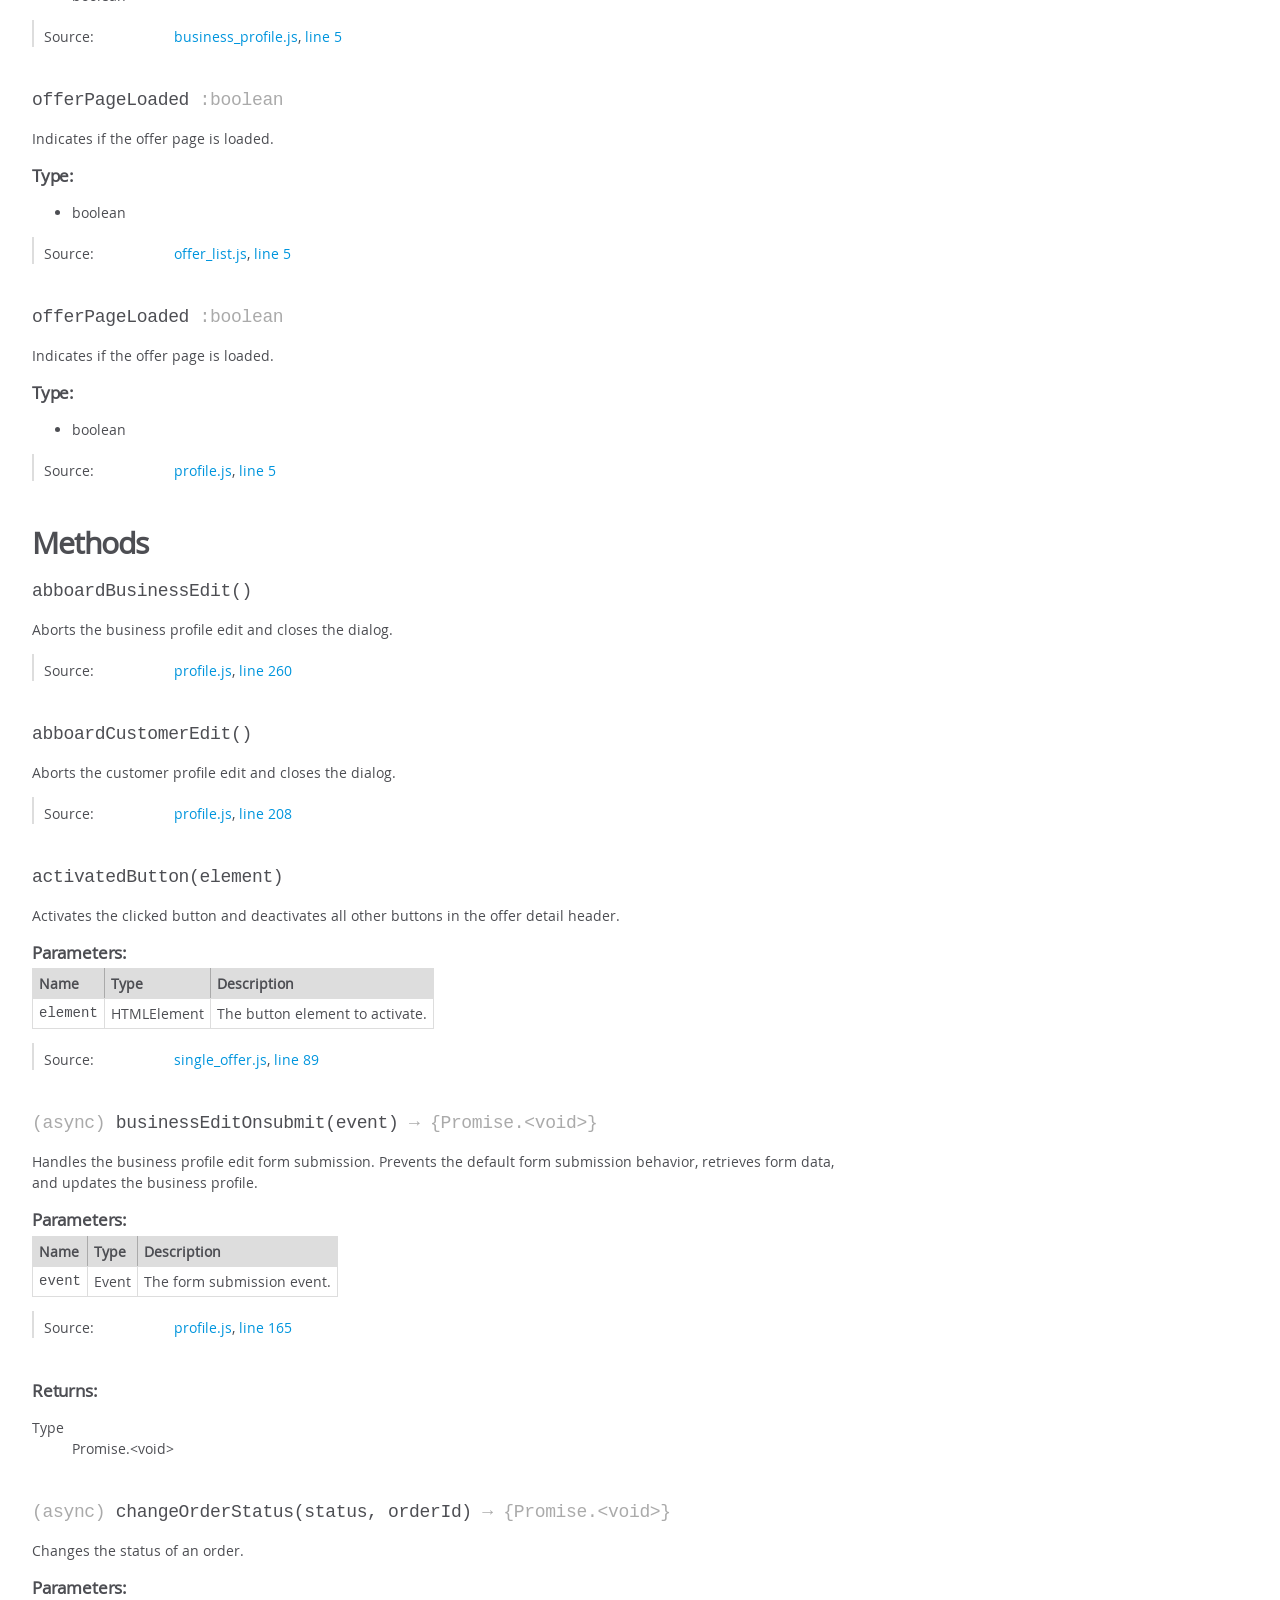
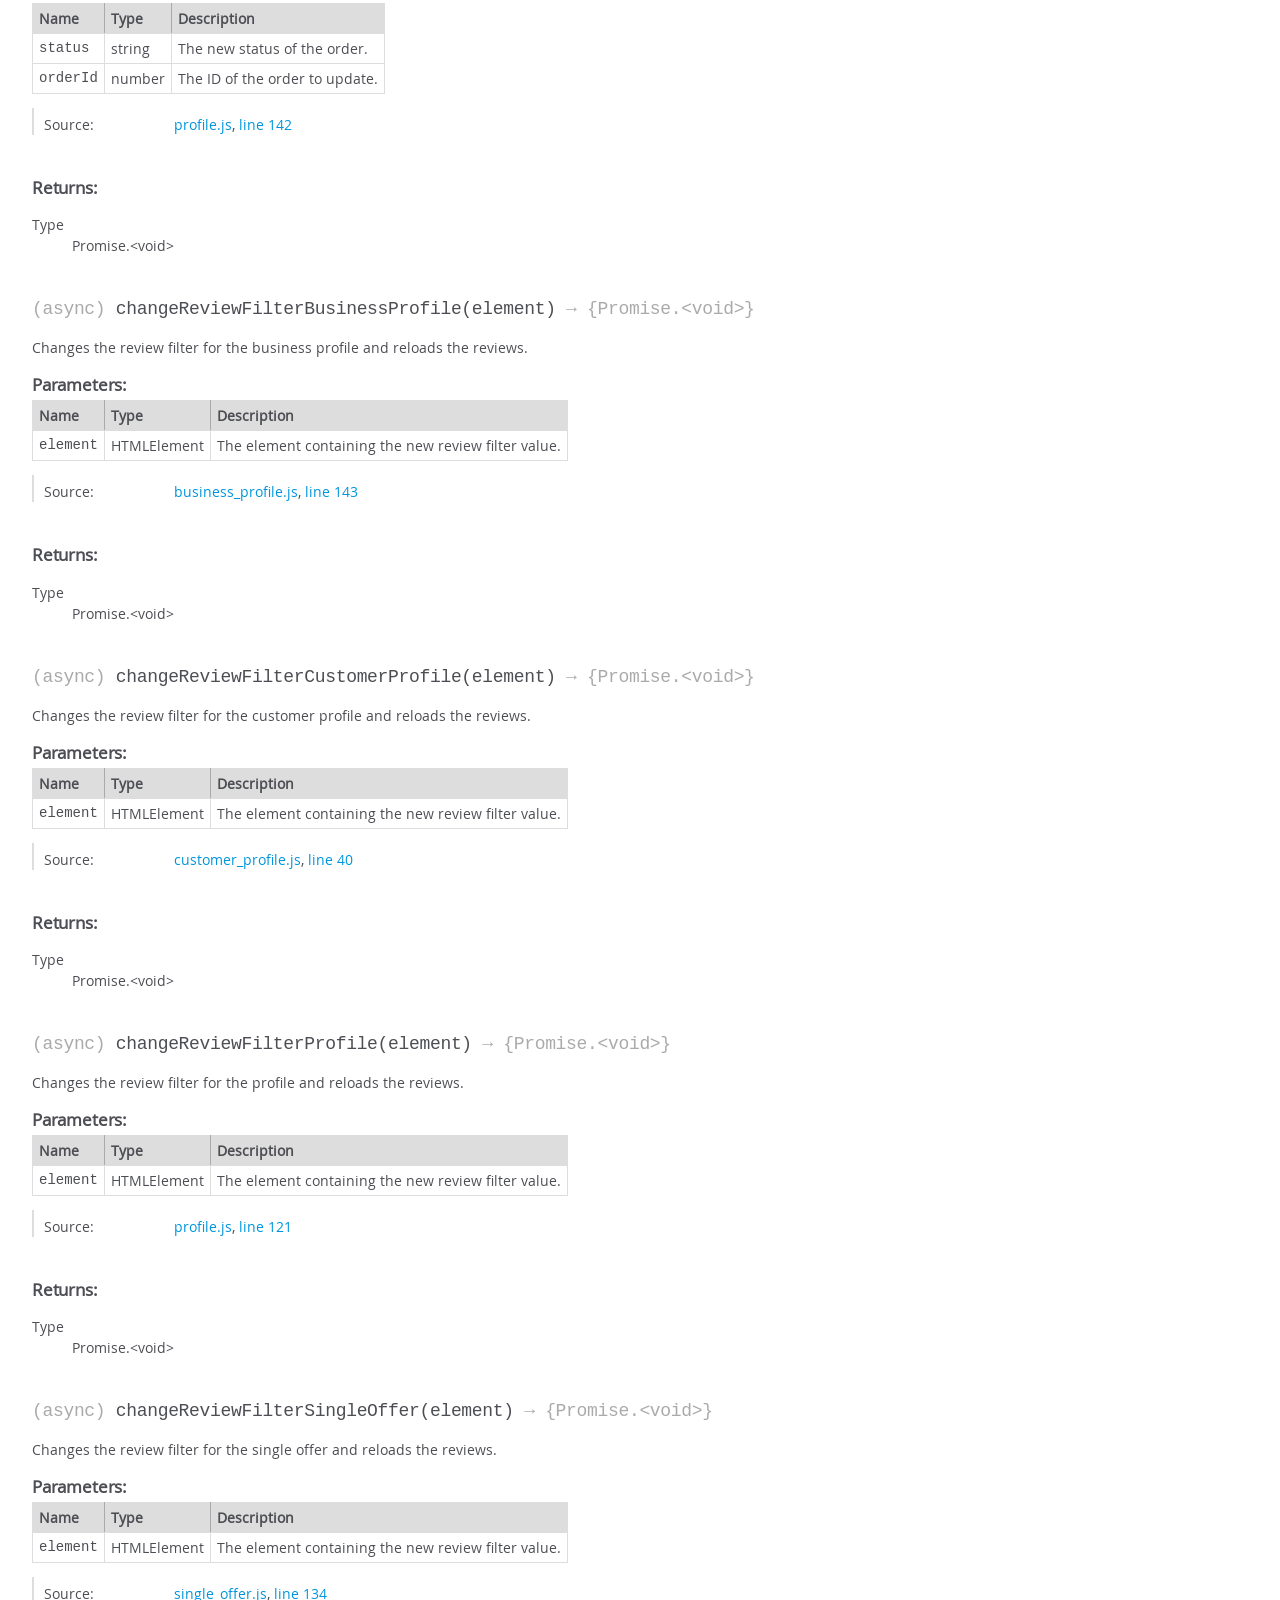
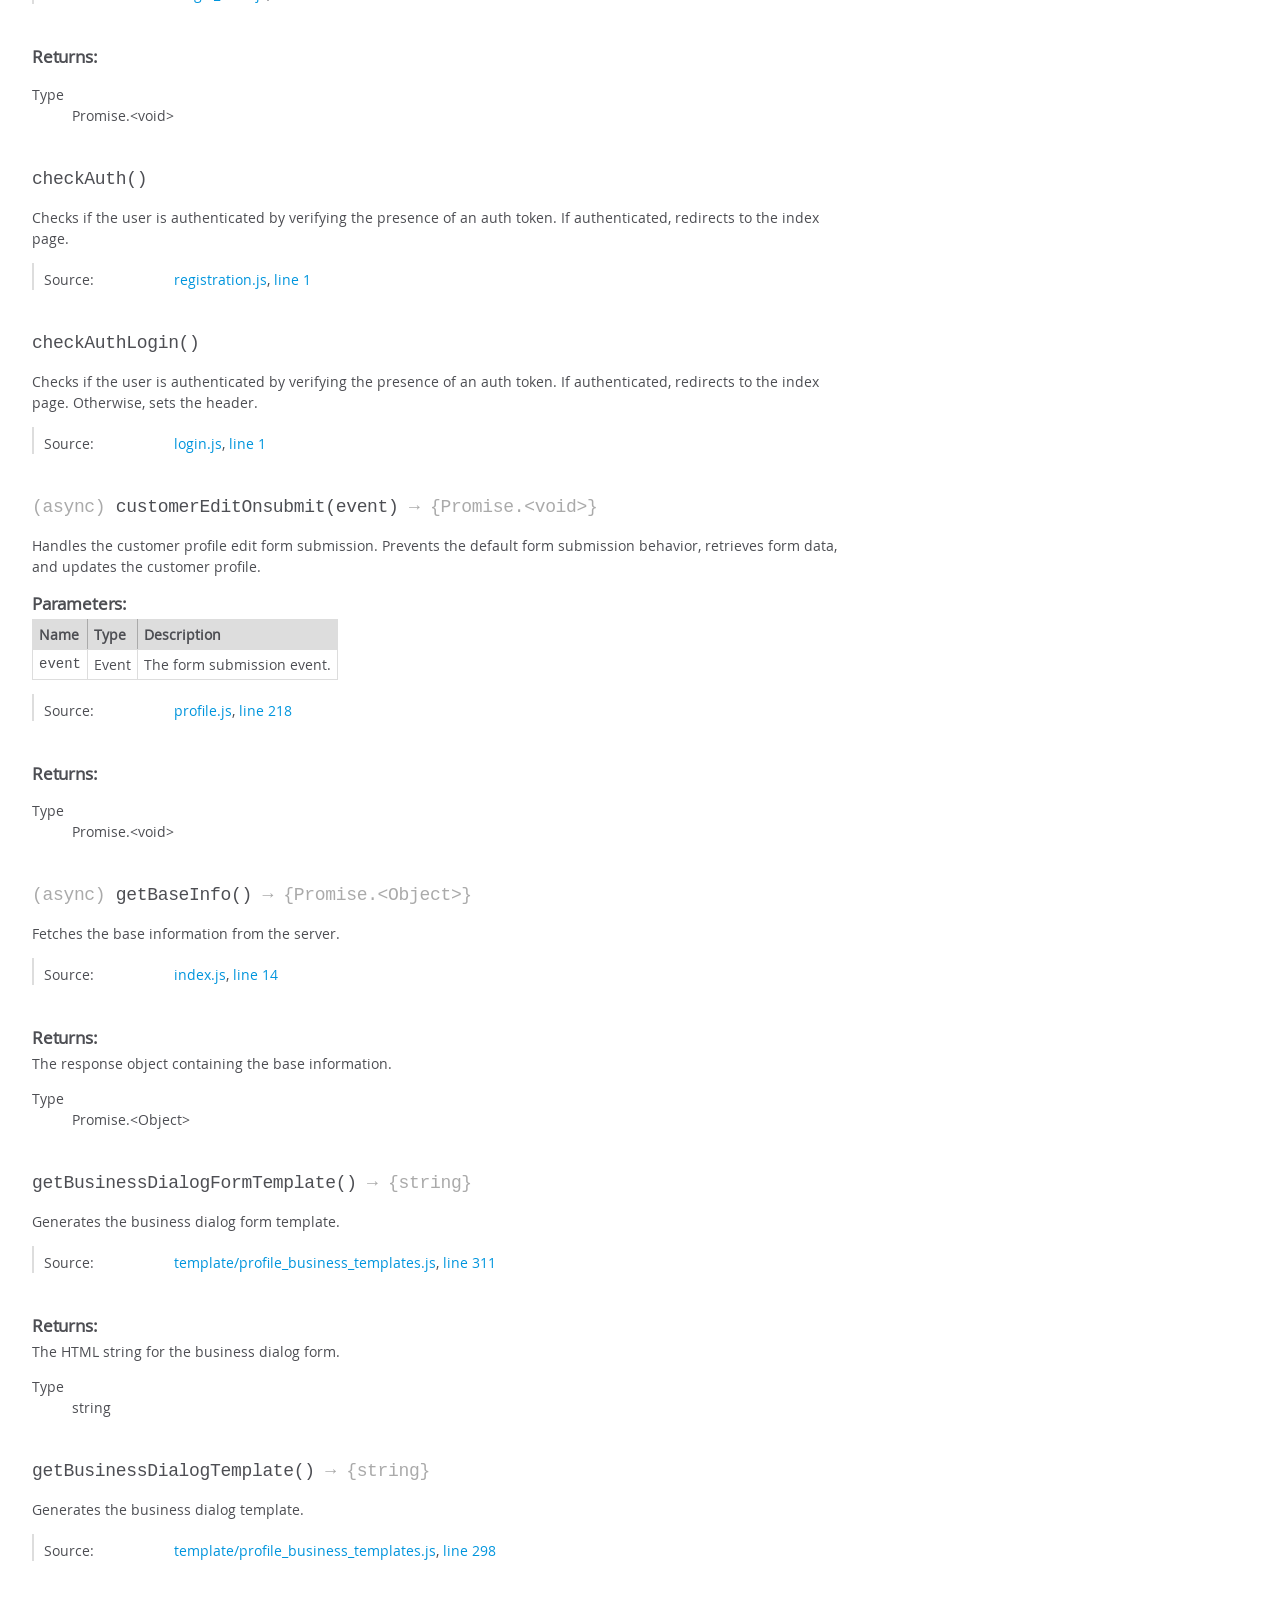
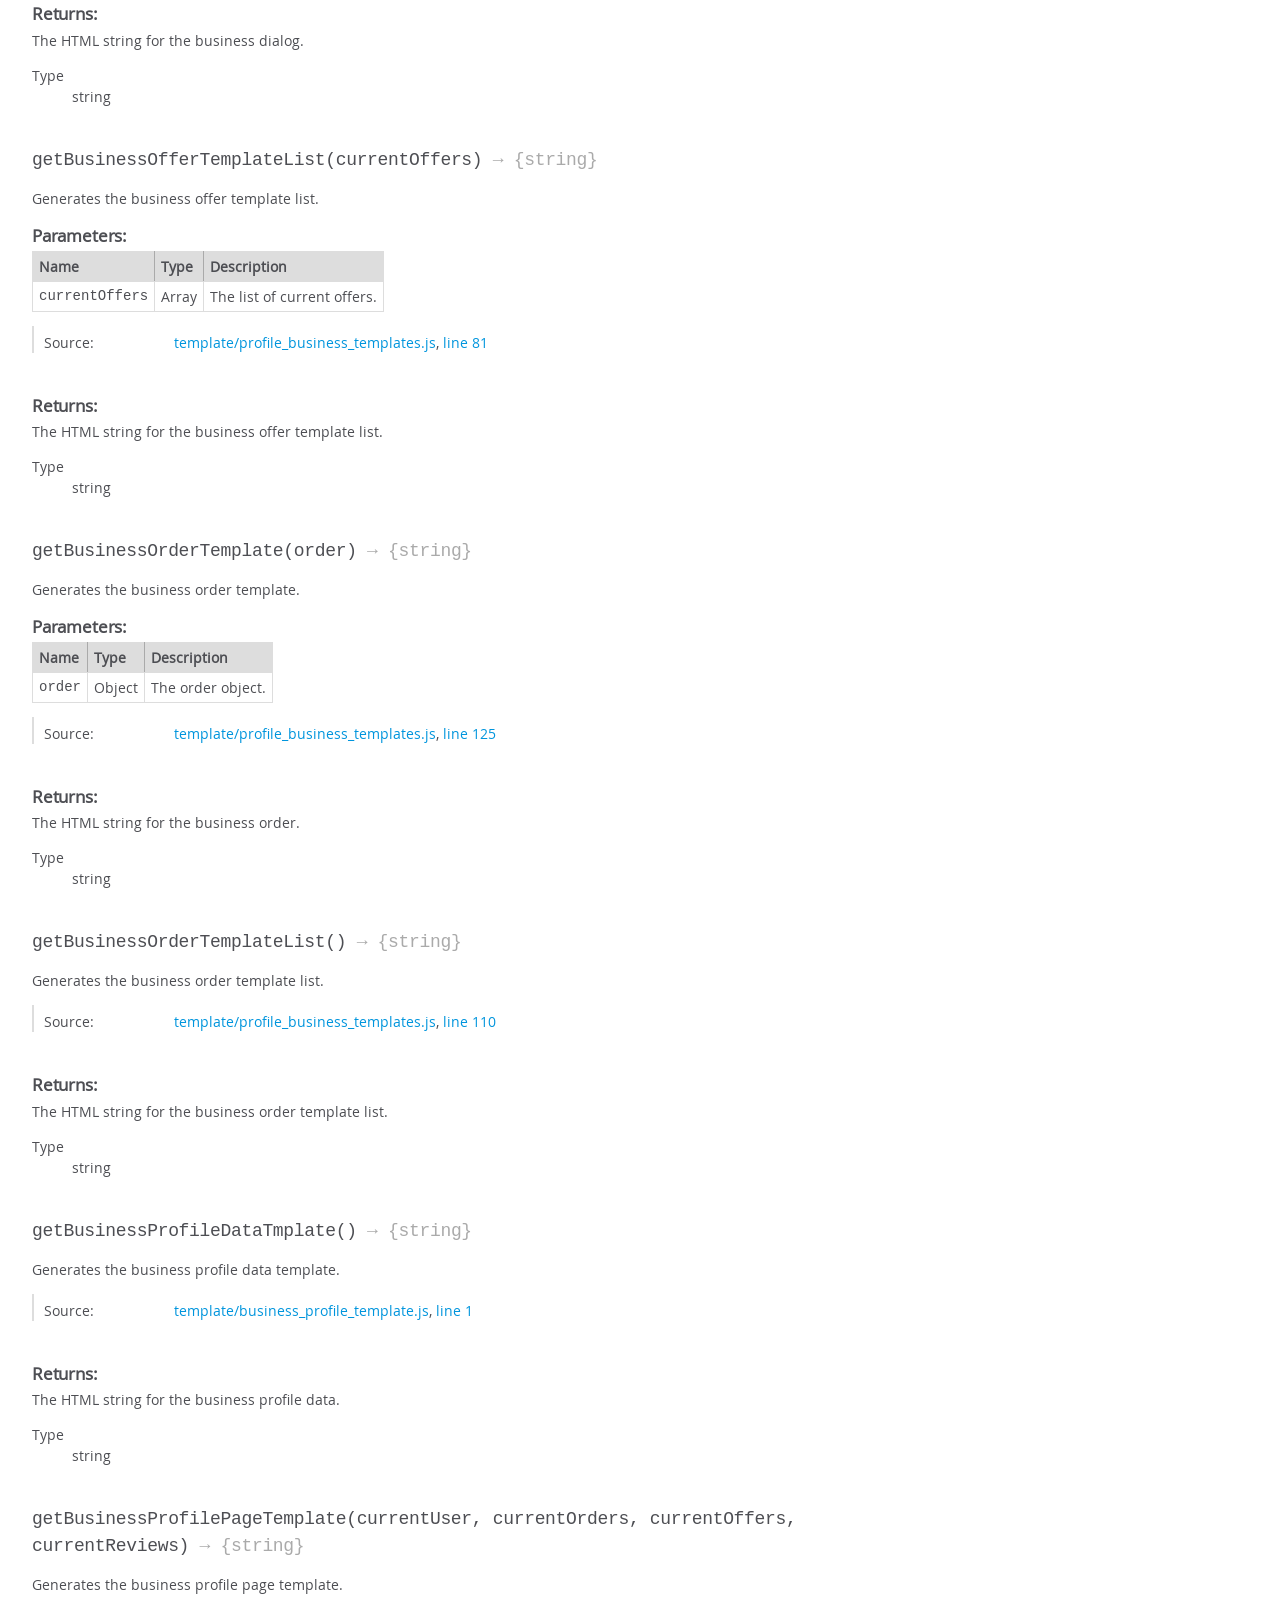
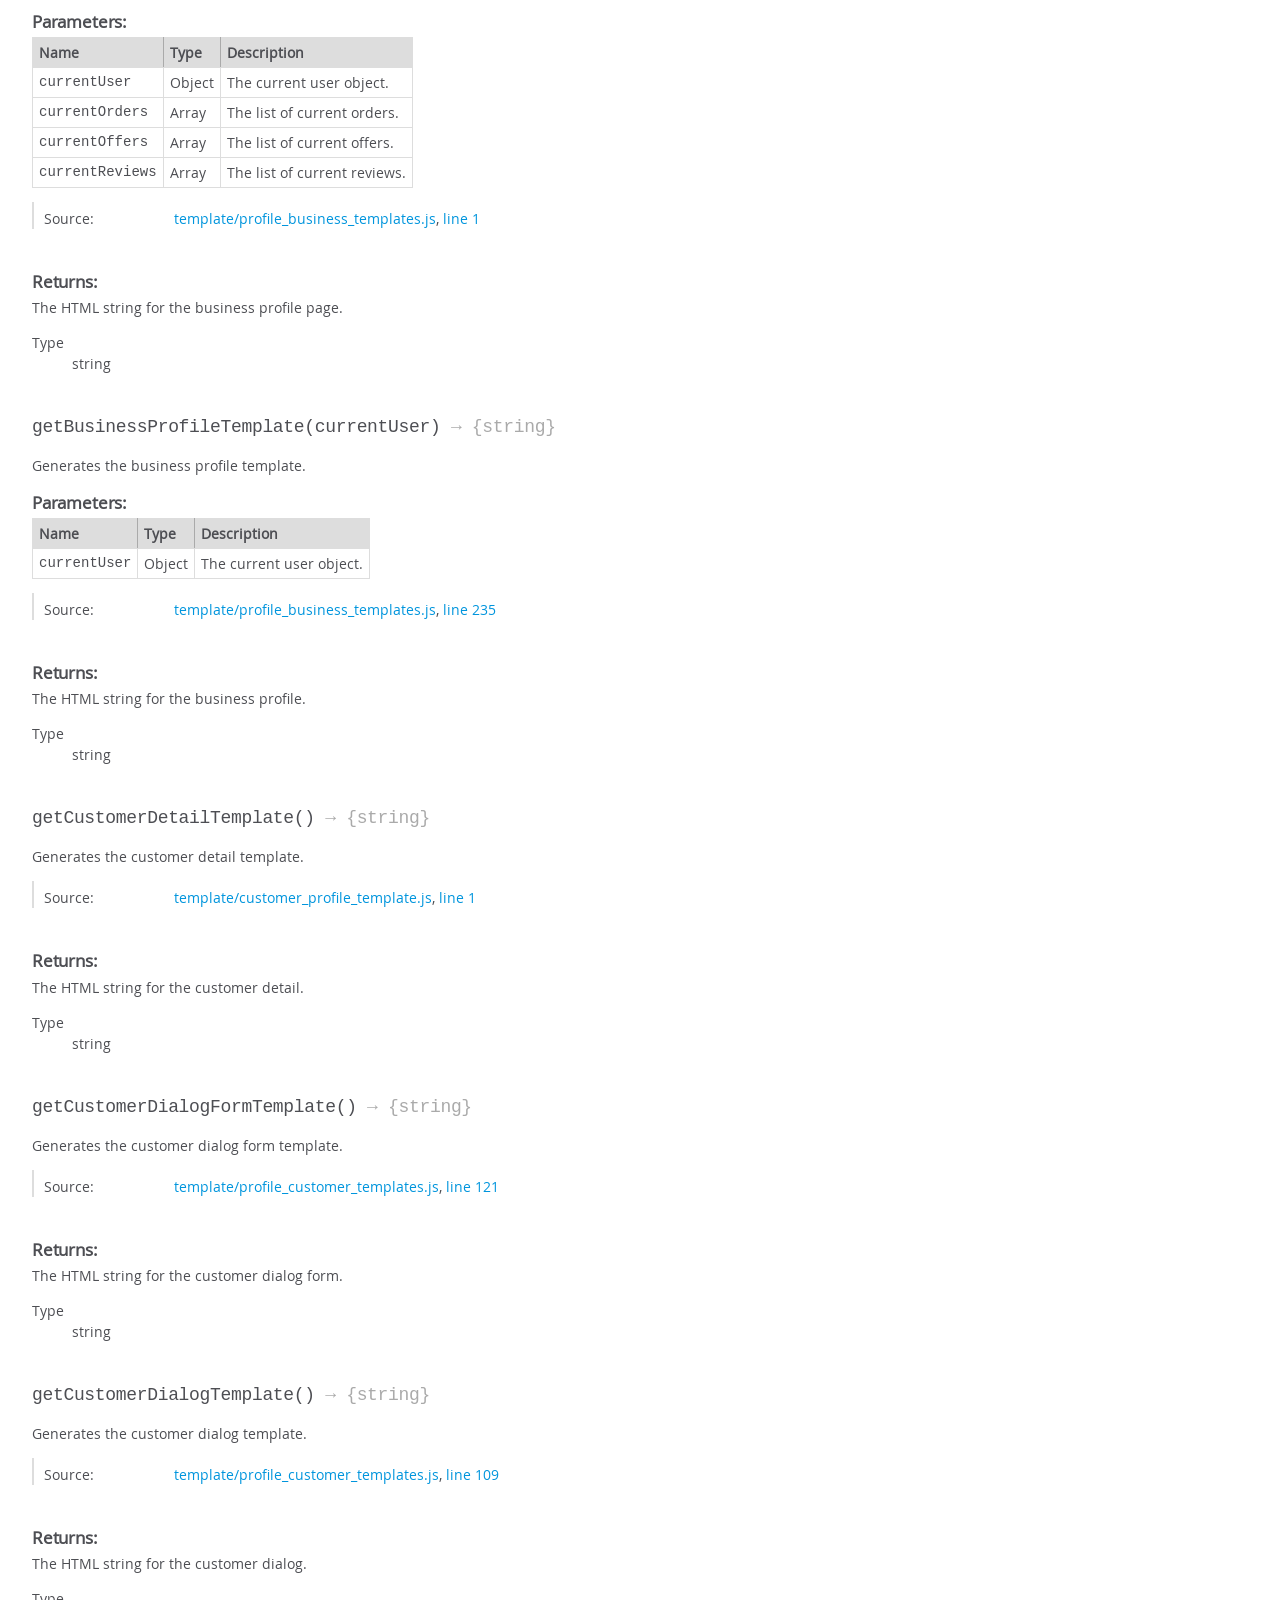
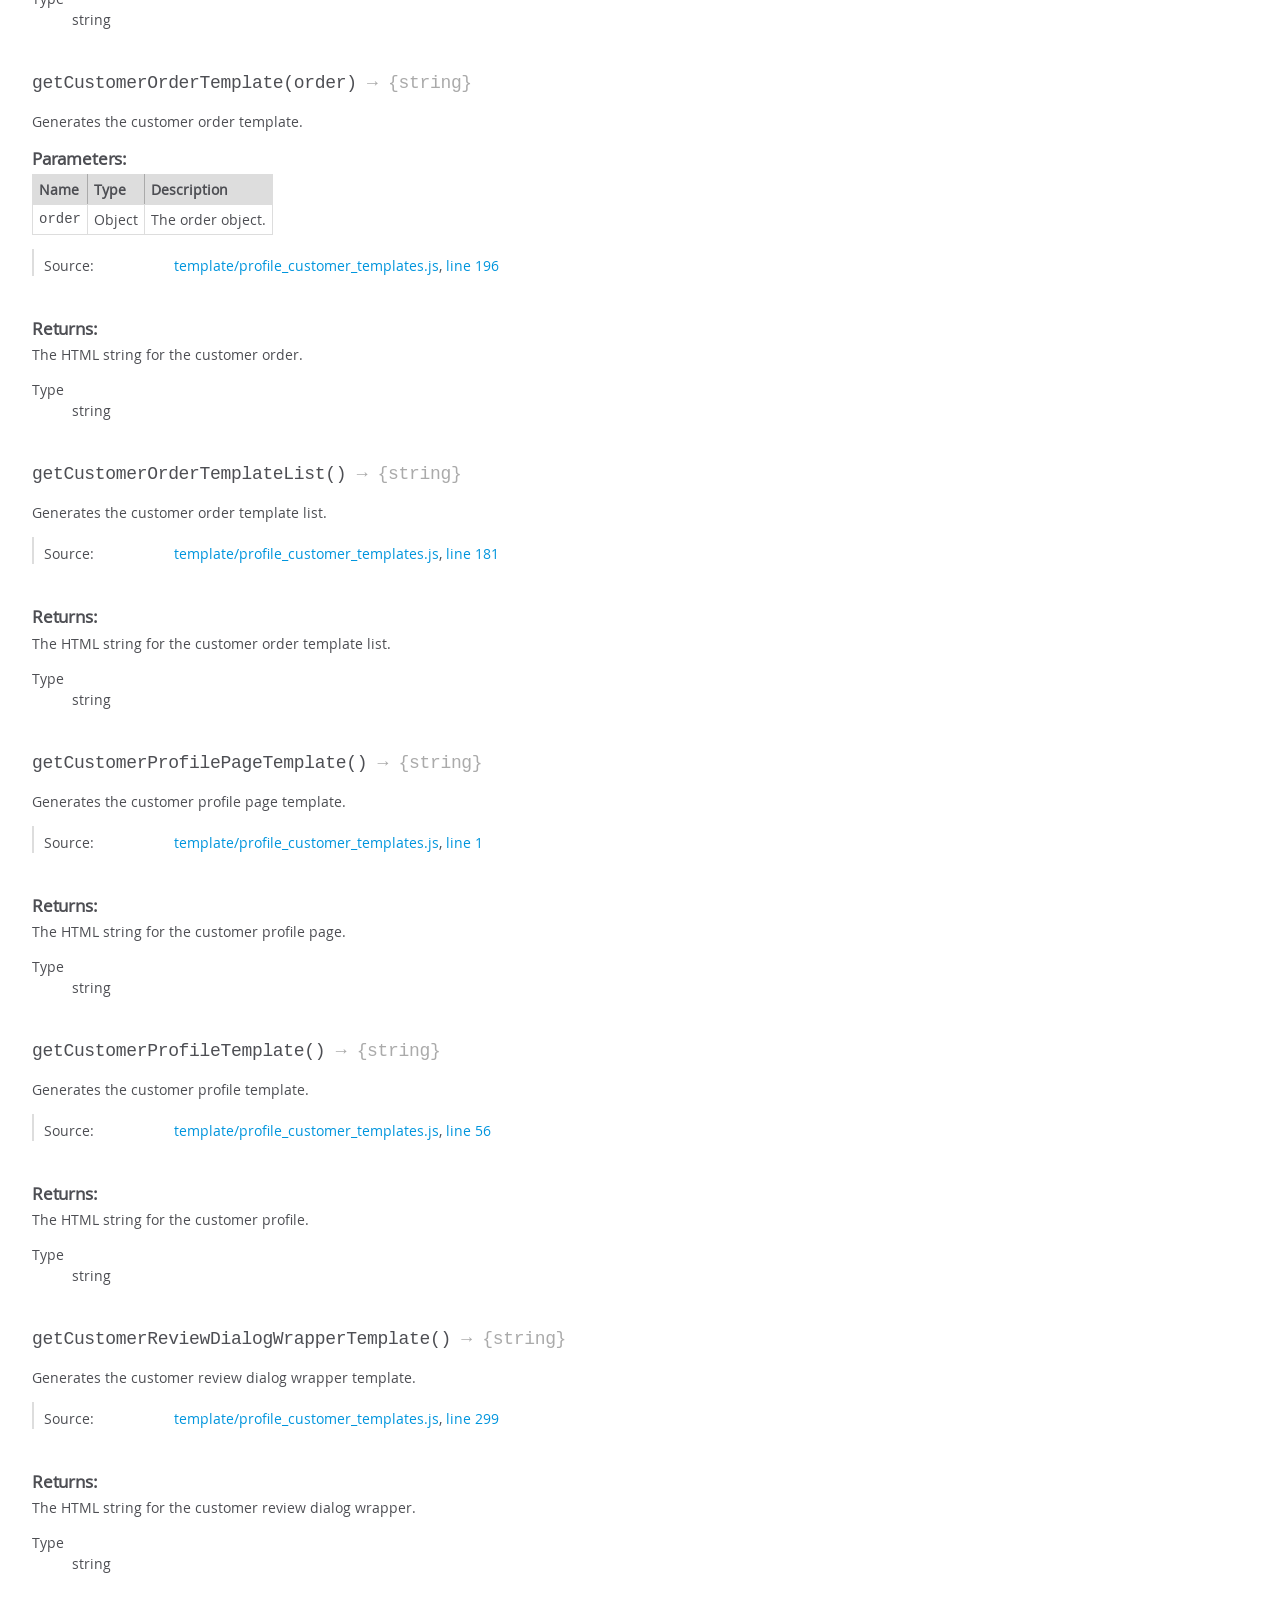
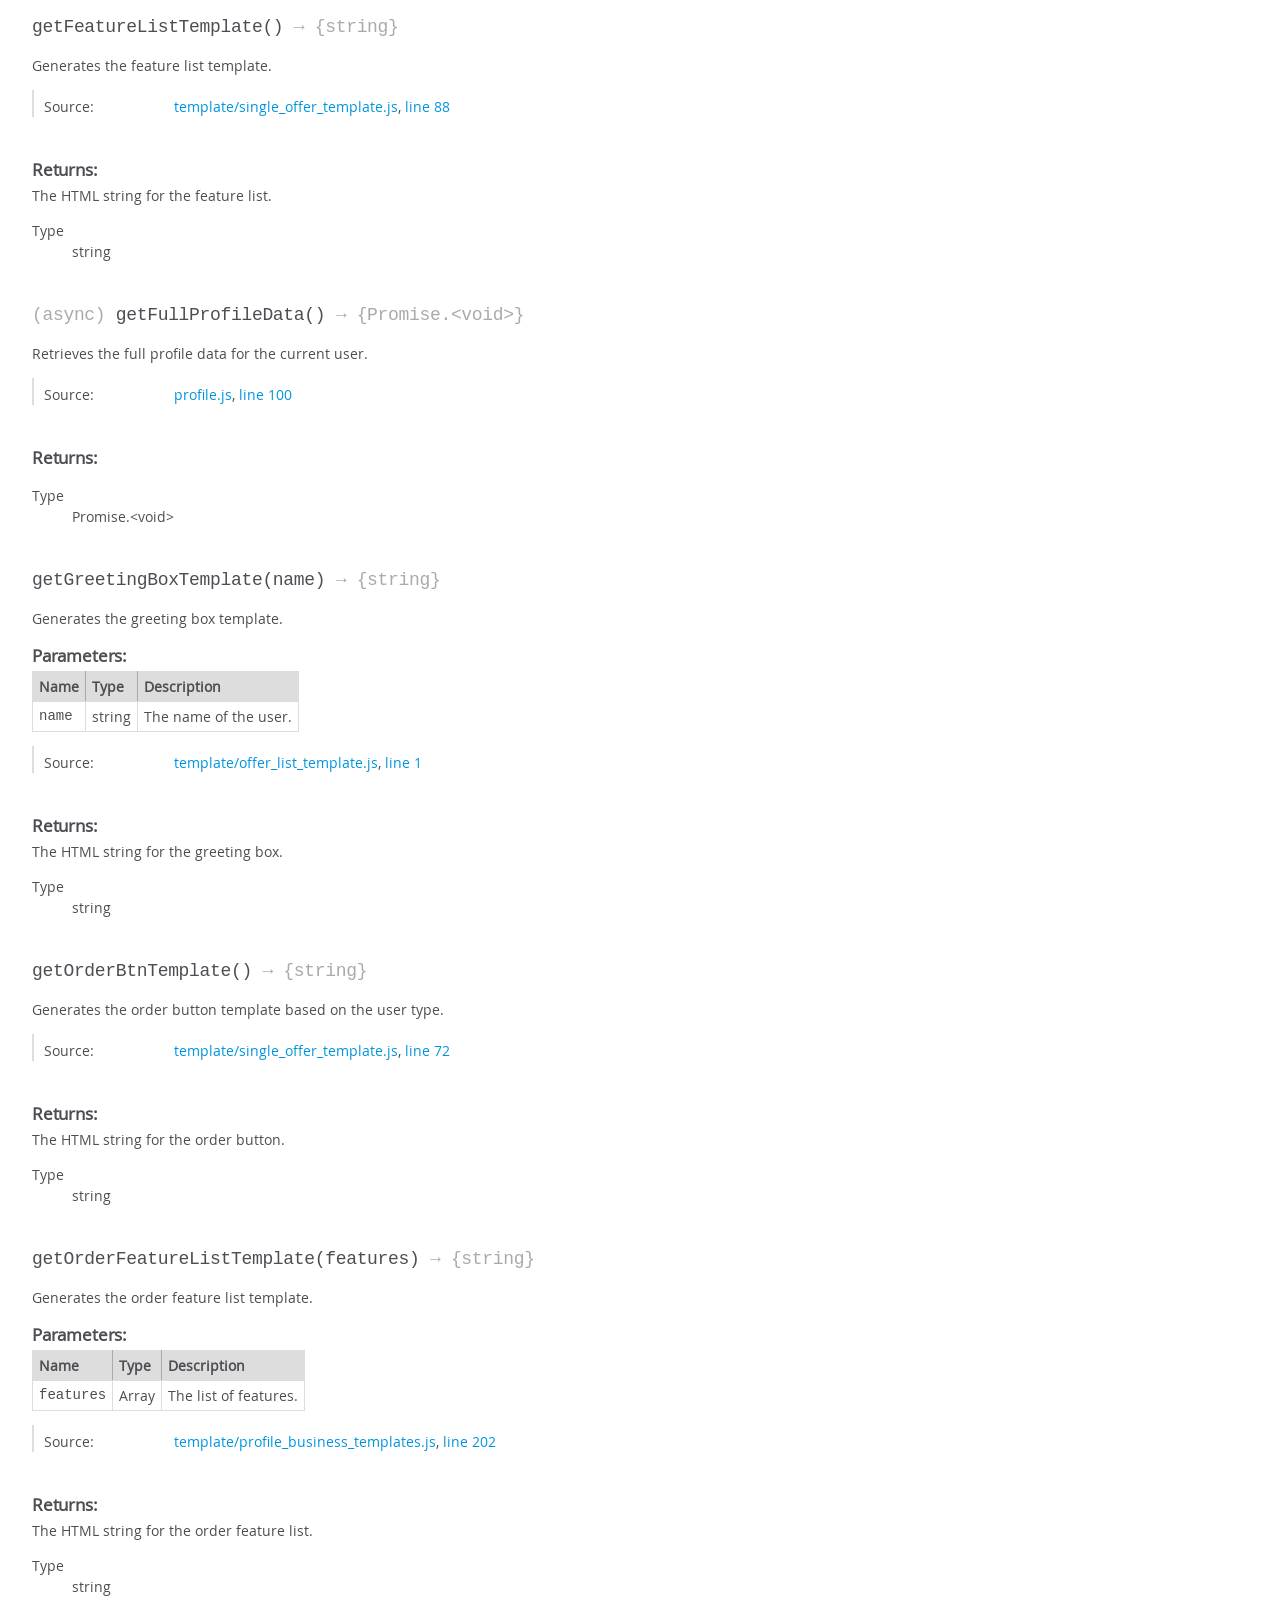
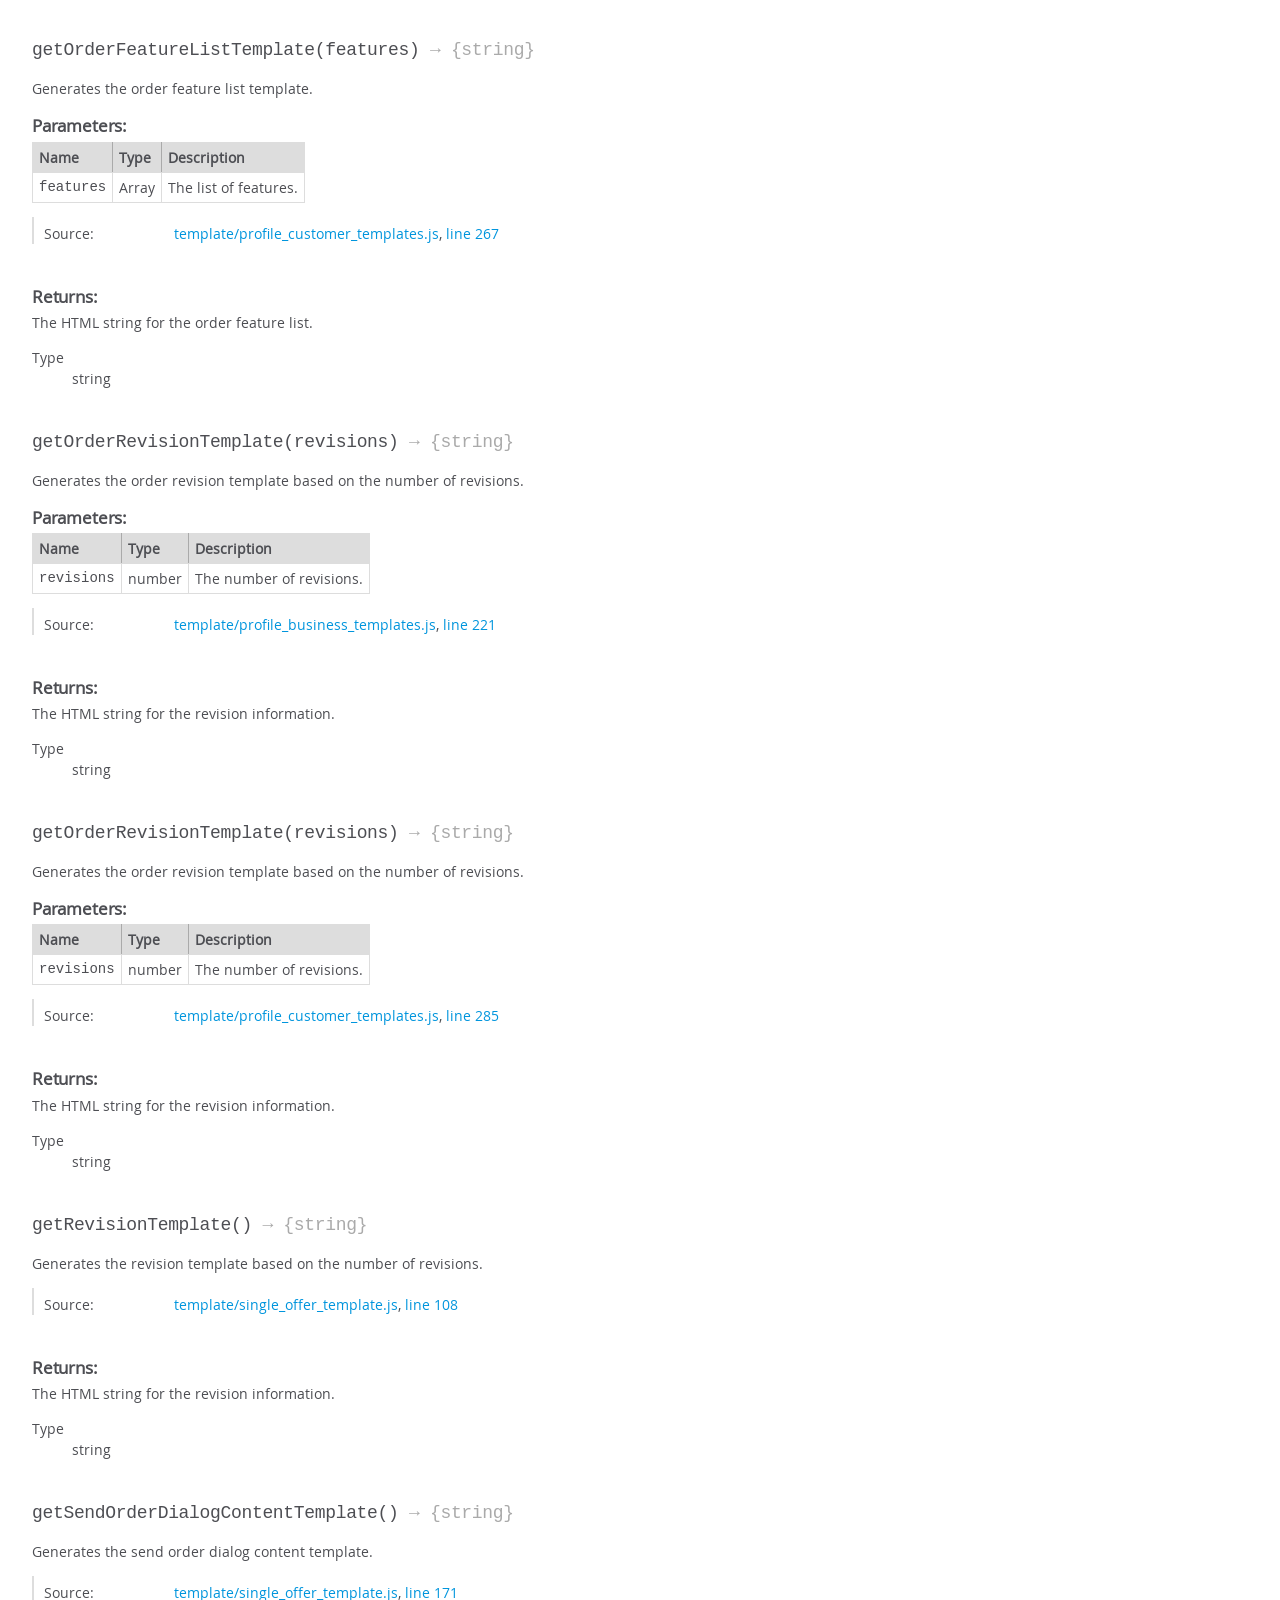
<file: frontend/scripts/docs/global.html>
<!DOCTYPE html>
<html lang="en">
<head>
    <meta charset="utf-8">
    <title>JSDoc: Global</title>

    <script src="scripts/prettify/prettify.js"> </script>
    <script src="scripts/prettify/lang-css.js"> </script>
    <!--[if lt IE 9]>
      <script src="//html5shiv.googlecode.com/svn/trunk/html5.js"></script>
    <![endif]-->
    <link type="text/css" rel="stylesheet" href="styles/prettify-tomorrow.css">
    <link type="text/css" rel="stylesheet" href="styles/jsdoc-default.css">
</head>

<body>

<div id="main">

    <h1 class="page-title">Global</h1>

    




<section>

<header>
    
        <h2></h2>
        
    
</header>

<article>
    <div class="container-overview">
    
        

        


<dl class="details">

    

    

    

    

    

    

    

    

    

    

    

    

    

    

    

    
</dl>


        
    
    </div>

    

    

    

    

    

    

    
        <h3 class="subsection-title">Members</h3>

        
            
<h4 class="name" id="currentBusinessOfferListFilter"><span class="type-signature"></span>currentBusinessOfferListFilter<span class="type-signature"> :Object</span></h4>




<div class="description">
    Stores the current business offer list filter.
</div>



    <h5>Type:</h5>
    <ul>
        <li>
            
<span class="param-type">Object</span>


        </li>
    </ul>





    <h5 class="subsection-title">Properties:</h5>

    

<table class="props">
    <thead>
    <tr>
        
        <th>Name</th>
        

        <th>Type</th>

        

        

        <th class="last">Description</th>
    </tr>
    </thead>

    <tbody>
    

        <tr>
            
                <td class="name"><code>creator_id</code></td>
            

            <td class="type">
            
                
<span class="param-type">string</span>
|

<span class="param-type">null</span>


            
            </td>

            

            

            <td class="description last">The ID of the creator.</td>
        </tr>

    

        <tr>
            
                <td class="name"><code>page</code></td>
            

            <td class="type">
            
                
<span class="param-type">number</span>


            
            </td>

            

            

            <td class="description last">The current page number.</td>
        </tr>

    
    </tbody>
</table>




<dl class="details">

    

    

    

    

    

    

    

    

    

    

    

    

    
    <dt class="tag-source">Source:</dt>
    <dd class="tag-source"><ul class="dummy"><li>
        <a href="profile.js.html">profile.js</a>, <a href="profile.js.html#line19">line 19</a>
    </li></ul></dd>
    

    

    

    
</dl>






        
            
<h4 class="name" id="currentBusinessUser"><span class="type-signature"></span>currentBusinessUser<span class="type-signature"> :Object</span></h4>




<div class="description">
    Stores the current business user.
</div>



    <h5>Type:</h5>
    <ul>
        <li>
            
<span class="param-type">Object</span>


        </li>
    </ul>





<dl class="details">

    

    

    

    

    

    

    

    

    

    

    

    

    
    <dt class="tag-source">Source:</dt>
    <dd class="tag-source"><ul class="dummy"><li>
        <a href="business_profile.js.html">business_profile.js</a>, <a href="business_profile.js.html#line11">line 11</a>
    </li></ul></dd>
    

    

    

    
</dl>






        
            
<h4 class="name" id="currentCustomerUser"><span class="type-signature"></span>currentCustomerUser<span class="type-signature"> :Object</span></h4>




<div class="description">
    Stores the current customer user.
</div>



    <h5>Type:</h5>
    <ul>
        <li>
            
<span class="param-type">Object</span>


        </li>
    </ul>





<dl class="details">

    

    

    

    

    

    

    

    

    

    

    

    

    
    <dt class="tag-source">Source:</dt>
    <dd class="tag-source"><ul class="dummy"><li>
        <a href="customer_profile.js.html">customer_profile.js</a>, <a href="customer_profile.js.html#line5">line 5</a>
    </li></ul></dd>
    

    

    

    
</dl>






        
            
<h4 class="name" id="currentOfferBusinessProfileFilter"><span class="type-signature"></span>currentOfferBusinessProfileFilter<span class="type-signature"> :Object</span></h4>




<div class="description">
    Stores the current offer business profile filter.
</div>



    <h5>Type:</h5>
    <ul>
        <li>
            
<span class="param-type">Object</span>


        </li>
    </ul>





    <h5 class="subsection-title">Properties:</h5>

    

<table class="props">
    <thead>
    <tr>
        
        <th>Name</th>
        

        <th>Type</th>

        

        

        <th class="last">Description</th>
    </tr>
    </thead>

    <tbody>
    

        <tr>
            
                <td class="name"><code>page</code></td>
            

            <td class="type">
            
                
<span class="param-type">number</span>


            
            </td>

            

            

            <td class="description last">The current page number.</td>
        </tr>

    

        <tr>
            
                <td class="name"><code>creator_id</code></td>
            

            <td class="type">
            
                
<span class="param-type">number</span>


            
            </td>

            

            

            <td class="description last">The ID of the creator.</td>
        </tr>

    
    </tbody>
</table>




<dl class="details">

    

    

    

    

    

    

    

    

    

    

    

    

    
    <dt class="tag-source">Source:</dt>
    <dd class="tag-source"><ul class="dummy"><li>
        <a href="business_profile.js.html">business_profile.js</a>, <a href="business_profile.js.html#line19">line 19</a>
    </li></ul></dd>
    

    

    

    
</dl>






        
            
<h4 class="name" id="currentOfferCount"><span class="type-signature"></span>currentOfferCount<span class="type-signature"> :number</span></h4>




<div class="description">
    Stores the current offer count.
</div>



    <h5>Type:</h5>
    <ul>
        <li>
            
<span class="param-type">number</span>


        </li>
    </ul>





<dl class="details">

    

    

    

    

    

    

    

    

    

    

    

    

    
    <dt class="tag-source">Source:</dt>
    <dd class="tag-source"><ul class="dummy"><li>
        <a href="single_offer.js.html">single_offer.js</a>, <a href="single_offer.js.html#line17">line 17</a>
    </li></ul></dd>
    

    

    

    
</dl>






        
            
<h4 class="name" id="currentOfferListFilter"><span class="type-signature"></span>currentOfferListFilter<span class="type-signature"> :Object</span></h4>




<div class="description">
    Stores the current offer list filter.
</div>



    <h5>Type:</h5>
    <ul>
        <li>
            
<span class="param-type">Object</span>


        </li>
    </ul>





    <h5 class="subsection-title">Properties:</h5>

    

<table class="props">
    <thead>
    <tr>
        
        <th>Name</th>
        

        <th>Type</th>

        

        

        <th class="last">Description</th>
    </tr>
    </thead>

    <tbody>
    

        <tr>
            
                <td class="name"><code>search</code></td>
            

            <td class="type">
            
                
<span class="param-type">string</span>


            
            </td>

            

            

            <td class="description last">The search query.</td>
        </tr>

    

        <tr>
            
                <td class="name"><code>page</code></td>
            

            <td class="type">
            
                
<span class="param-type">number</span>


            
            </td>

            

            

            <td class="description last">The current page number.</td>
        </tr>

    

        <tr>
            
                <td class="name"><code>ordering</code></td>
            

            <td class="type">
            
                
<span class="param-type">string</span>


            
            </td>

            

            

            <td class="description last">The ordering of the offers.</td>
        </tr>

    

        <tr>
            
                <td class="name"><code>max_delivery_time</code></td>
            

            <td class="type">
            
                
<span class="param-type">string</span>


            
            </td>

            

            

            <td class="description last">The maximum delivery time.</td>
        </tr>

    
    </tbody>
</table>




<dl class="details">

    

    

    

    

    

    

    

    

    

    

    

    

    
    <dt class="tag-source">Source:</dt>
    <dd class="tag-source"><ul class="dummy"><li>
        <a href="offer_list.js.html">offer_list.js</a>, <a href="offer_list.js.html#line15">line 15</a>
    </li></ul></dd>
    

    

    

    
</dl>






        
            
<h4 class="name" id="currentOpenedDetail"><span class="type-signature"></span>currentOpenedDetail<span class="type-signature"> :Object</span></h4>




<div class="description">
    Stores the current opened detail of the offer.
</div>



    <h5>Type:</h5>
    <ul>
        <li>
            
<span class="param-type">Object</span>


        </li>
    </ul>





<dl class="details">

    

    

    

    

    

    

    

    

    

    

    

    

    
    <dt class="tag-source">Source:</dt>
    <dd class="tag-source"><ul class="dummy"><li>
        <a href="single_offer.js.html">single_offer.js</a>, <a href="single_offer.js.html#line11">line 11</a>
    </li></ul></dd>
    

    

    

    
</dl>






        
            
<h4 class="name" id="currentOrdering"><span class="type-signature"></span>currentOrdering<span class="type-signature"> :string</span></h4>




<div class="description">
    Stores the current ordering filter.
</div>



    <h5>Type:</h5>
    <ul>
        <li>
            
<span class="param-type">string</span>


        </li>
    </ul>





<dl class="details">

    

    

    

    

    

    

    

    

    

    

    

    

    
    <dt class="tag-source">Source:</dt>
    <dd class="tag-source"><ul class="dummy"><li>
        <a href="offer_list.js.html">offer_list.js</a>, <a href="offer_list.js.html#line32">line 32</a>
    </li></ul></dd>
    

    

    

    
</dl>






        
            
<h4 class="name" id="currentOrders"><span class="type-signature"></span>currentOrders<span class="type-signature"> :Array</span></h4>




<div class="description">
    Stores the current orders.
</div>



    <h5>Type:</h5>
    <ul>
        <li>
            
<span class="param-type">Array</span>


        </li>
    </ul>





<dl class="details">

    

    

    

    

    

    

    

    

    

    

    

    

    
    <dt class="tag-source">Source:</dt>
    <dd class="tag-source"><ul class="dummy"><li>
        <a href="profile.js.html">profile.js</a>, <a href="profile.js.html#line11">line 11</a>
    </li></ul></dd>
    

    

    

    
</dl>






        
            
<h4 class="name" id="currentSingleOfferUser"><span class="type-signature"></span>currentSingleOfferUser<span class="type-signature"> :Object|null</span></h4>




<div class="description">
    Stores the current single offer user.
</div>



    <h5>Type:</h5>
    <ul>
        <li>
            
<span class="param-type">Object</span>
|

<span class="param-type">null</span>


        </li>
    </ul>





<dl class="details">

    

    

    

    

    

    

    

    

    

    

    

    

    
    <dt class="tag-source">Source:</dt>
    <dd class="tag-source"><ul class="dummy"><li>
        <a href="single_offer.js.html">single_offer.js</a>, <a href="single_offer.js.html#line5">line 5</a>
    </li></ul></dd>
    

    

    

    
</dl>






        
            
<h4 class="name" id="currentmaxDeliveryTime"><span class="type-signature"></span>currentmaxDeliveryTime<span class="type-signature"> :string</span></h4>




<div class="description">
    Stores the current maximum delivery time filter.
</div>



    <h5>Type:</h5>
    <ul>
        <li>
            
<span class="param-type">string</span>


        </li>
    </ul>





<dl class="details">

    

    

    

    

    

    

    

    

    

    

    

    

    
    <dt class="tag-source">Source:</dt>
    <dd class="tag-source"><ul class="dummy"><li>
        <a href="offer_list.js.html">offer_list.js</a>, <a href="offer_list.js.html#line26">line 26</a>
    </li></ul></dd>
    

    

    

    
</dl>






        
            
<h4 class="name" id="offerPageLoaded"><span class="type-signature"></span>offerPageLoaded<span class="type-signature"> :boolean</span></h4>




<div class="description">
    Indicates if the offer page is loaded.
</div>



    <h5>Type:</h5>
    <ul>
        <li>
            
<span class="param-type">boolean</span>


        </li>
    </ul>





<dl class="details">

    

    

    

    

    

    

    

    

    

    

    

    

    
    <dt class="tag-source">Source:</dt>
    <dd class="tag-source"><ul class="dummy"><li>
        <a href="business_profile.js.html">business_profile.js</a>, <a href="business_profile.js.html#line5">line 5</a>
    </li></ul></dd>
    

    

    

    
</dl>






        
            
<h4 class="name" id="offerPageLoaded"><span class="type-signature"></span>offerPageLoaded<span class="type-signature"> :boolean</span></h4>




<div class="description">
    Indicates if the offer page is loaded.
</div>



    <h5>Type:</h5>
    <ul>
        <li>
            
<span class="param-type">boolean</span>


        </li>
    </ul>





<dl class="details">

    

    

    

    

    

    

    

    

    

    

    

    

    
    <dt class="tag-source">Source:</dt>
    <dd class="tag-source"><ul class="dummy"><li>
        <a href="offer_list.js.html">offer_list.js</a>, <a href="offer_list.js.html#line5">line 5</a>
    </li></ul></dd>
    

    

    

    
</dl>






        
            
<h4 class="name" id="offerPageLoaded"><span class="type-signature"></span>offerPageLoaded<span class="type-signature"> :boolean</span></h4>




<div class="description">
    Indicates if the offer page is loaded.
</div>



    <h5>Type:</h5>
    <ul>
        <li>
            
<span class="param-type">boolean</span>


        </li>
    </ul>





<dl class="details">

    

    

    

    

    

    

    

    

    

    

    

    

    
    <dt class="tag-source">Source:</dt>
    <dd class="tag-source"><ul class="dummy"><li>
        <a href="profile.js.html">profile.js</a>, <a href="profile.js.html#line5">line 5</a>
    </li></ul></dd>
    

    

    

    
</dl>






        
    

    
        <h3 class="subsection-title">Methods</h3>

        
            

    

    
    <h4 class="name" id="abboardBusinessEdit"><span class="type-signature"></span>abboardBusinessEdit<span class="signature">()</span><span class="type-signature"></span></h4>
    

    



<div class="description">
    Aborts the business profile edit and closes the dialog.
</div>













<dl class="details">

    

    

    

    

    

    

    

    

    

    

    

    

    
    <dt class="tag-source">Source:</dt>
    <dd class="tag-source"><ul class="dummy"><li>
        <a href="profile.js.html">profile.js</a>, <a href="profile.js.html#line260">line 260</a>
    </li></ul></dd>
    

    

    

    
</dl>




















        
            

    

    
    <h4 class="name" id="abboardCustomerEdit"><span class="type-signature"></span>abboardCustomerEdit<span class="signature">()</span><span class="type-signature"></span></h4>
    

    



<div class="description">
    Aborts the customer profile edit and closes the dialog.
</div>













<dl class="details">

    

    

    

    

    

    

    

    

    

    

    

    

    
    <dt class="tag-source">Source:</dt>
    <dd class="tag-source"><ul class="dummy"><li>
        <a href="profile.js.html">profile.js</a>, <a href="profile.js.html#line208">line 208</a>
    </li></ul></dd>
    

    

    

    
</dl>




















        
            

    

    
    <h4 class="name" id="activatedButton"><span class="type-signature"></span>activatedButton<span class="signature">(element)</span><span class="type-signature"></span></h4>
    

    



<div class="description">
    Activates the clicked button and deactivates all other buttons in the offer detail header.
</div>









    <h5>Parameters:</h5>
    

<table class="params">
    <thead>
    <tr>
        
        <th>Name</th>
        

        <th>Type</th>

        

        

        <th class="last">Description</th>
    </tr>
    </thead>

    <tbody>
    

        <tr>
            
                <td class="name"><code>element</code></td>
            

            <td class="type">
            
                
<span class="param-type">HTMLElement</span>


            
            </td>

            

            

            <td class="description last">The button element to activate.</td>
        </tr>

    
    </tbody>
</table>






<dl class="details">

    

    

    

    

    

    

    

    

    

    

    

    

    
    <dt class="tag-source">Source:</dt>
    <dd class="tag-source"><ul class="dummy"><li>
        <a href="single_offer.js.html">single_offer.js</a>, <a href="single_offer.js.html#line89">line 89</a>
    </li></ul></dd>
    

    

    

    
</dl>




















        
            

    

    
    <h4 class="name" id="businessEditOnsubmit"><span class="type-signature">(async) </span>businessEditOnsubmit<span class="signature">(event)</span><span class="type-signature"> &rarr; {Promise.&lt;void>}</span></h4>
    

    



<div class="description">
    Handles the business profile edit form submission.Prevents the default form submission behavior, retrieves form data, and updates the business profile.
</div>









    <h5>Parameters:</h5>
    

<table class="params">
    <thead>
    <tr>
        
        <th>Name</th>
        

        <th>Type</th>

        

        

        <th class="last">Description</th>
    </tr>
    </thead>

    <tbody>
    

        <tr>
            
                <td class="name"><code>event</code></td>
            

            <td class="type">
            
                
<span class="param-type">Event</span>


            
            </td>

            

            

            <td class="description last">The form submission event.</td>
        </tr>

    
    </tbody>
</table>






<dl class="details">

    

    

    

    

    

    

    

    

    

    

    

    

    
    <dt class="tag-source">Source:</dt>
    <dd class="tag-source"><ul class="dummy"><li>
        <a href="profile.js.html">profile.js</a>, <a href="profile.js.html#line165">line 165</a>
    </li></ul></dd>
    

    

    

    
</dl>















<h5>Returns:</h5>

        


<dl>
    <dt>
        Type
    </dt>
    <dd>
        
<span class="param-type">Promise.&lt;void></span>


    </dd>
</dl>

    





        
            

    

    
    <h4 class="name" id="changeOrderStatus"><span class="type-signature">(async) </span>changeOrderStatus<span class="signature">(status, orderId)</span><span class="type-signature"> &rarr; {Promise.&lt;void>}</span></h4>
    

    



<div class="description">
    Changes the status of an order.
</div>









    <h5>Parameters:</h5>
    

<table class="params">
    <thead>
    <tr>
        
        <th>Name</th>
        

        <th>Type</th>

        

        

        <th class="last">Description</th>
    </tr>
    </thead>

    <tbody>
    

        <tr>
            
                <td class="name"><code>status</code></td>
            

            <td class="type">
            
                
<span class="param-type">string</span>


            
            </td>

            

            

            <td class="description last">The new status of the order.</td>
        </tr>

    

        <tr>
            
                <td class="name"><code>orderId</code></td>
            

            <td class="type">
            
                
<span class="param-type">number</span>


            
            </td>

            

            

            <td class="description last">The ID of the order to update.</td>
        </tr>

    
    </tbody>
</table>






<dl class="details">

    

    

    

    

    

    

    

    

    

    

    

    

    
    <dt class="tag-source">Source:</dt>
    <dd class="tag-source"><ul class="dummy"><li>
        <a href="profile.js.html">profile.js</a>, <a href="profile.js.html#line142">line 142</a>
    </li></ul></dd>
    

    

    

    
</dl>















<h5>Returns:</h5>

        


<dl>
    <dt>
        Type
    </dt>
    <dd>
        
<span class="param-type">Promise.&lt;void></span>


    </dd>
</dl>

    





        
            

    

    
    <h4 class="name" id="changeReviewFilterBusinessProfile"><span class="type-signature">(async) </span>changeReviewFilterBusinessProfile<span class="signature">(element)</span><span class="type-signature"> &rarr; {Promise.&lt;void>}</span></h4>
    

    



<div class="description">
    Changes the review filter for the business profile and reloads the reviews.
</div>









    <h5>Parameters:</h5>
    

<table class="params">
    <thead>
    <tr>
        
        <th>Name</th>
        

        <th>Type</th>

        

        

        <th class="last">Description</th>
    </tr>
    </thead>

    <tbody>
    

        <tr>
            
                <td class="name"><code>element</code></td>
            

            <td class="type">
            
                
<span class="param-type">HTMLElement</span>


            
            </td>

            

            

            <td class="description last">The element containing the new review filter value.</td>
        </tr>

    
    </tbody>
</table>






<dl class="details">

    

    

    

    

    

    

    

    

    

    

    

    

    
    <dt class="tag-source">Source:</dt>
    <dd class="tag-source"><ul class="dummy"><li>
        <a href="business_profile.js.html">business_profile.js</a>, <a href="business_profile.js.html#line143">line 143</a>
    </li></ul></dd>
    

    

    

    
</dl>















<h5>Returns:</h5>

        


<dl>
    <dt>
        Type
    </dt>
    <dd>
        
<span class="param-type">Promise.&lt;void></span>


    </dd>
</dl>

    





        
            

    

    
    <h4 class="name" id="changeReviewFilterCustomerProfile"><span class="type-signature">(async) </span>changeReviewFilterCustomerProfile<span class="signature">(element)</span><span class="type-signature"> &rarr; {Promise.&lt;void>}</span></h4>
    

    



<div class="description">
    Changes the review filter for the customer profile and reloads the reviews.
</div>









    <h5>Parameters:</h5>
    

<table class="params">
    <thead>
    <tr>
        
        <th>Name</th>
        

        <th>Type</th>

        

        

        <th class="last">Description</th>
    </tr>
    </thead>

    <tbody>
    

        <tr>
            
                <td class="name"><code>element</code></td>
            

            <td class="type">
            
                
<span class="param-type">HTMLElement</span>


            
            </td>

            

            

            <td class="description last">The element containing the new review filter value.</td>
        </tr>

    
    </tbody>
</table>






<dl class="details">

    

    

    

    

    

    

    

    

    

    

    

    

    
    <dt class="tag-source">Source:</dt>
    <dd class="tag-source"><ul class="dummy"><li>
        <a href="customer_profile.js.html">customer_profile.js</a>, <a href="customer_profile.js.html#line40">line 40</a>
    </li></ul></dd>
    

    

    

    
</dl>















<h5>Returns:</h5>

        


<dl>
    <dt>
        Type
    </dt>
    <dd>
        
<span class="param-type">Promise.&lt;void></span>


    </dd>
</dl>

    





        
            

    

    
    <h4 class="name" id="changeReviewFilterProfile"><span class="type-signature">(async) </span>changeReviewFilterProfile<span class="signature">(element)</span><span class="type-signature"> &rarr; {Promise.&lt;void>}</span></h4>
    

    



<div class="description">
    Changes the review filter for the profile and reloads the reviews.
</div>









    <h5>Parameters:</h5>
    

<table class="params">
    <thead>
    <tr>
        
        <th>Name</th>
        

        <th>Type</th>

        

        

        <th class="last">Description</th>
    </tr>
    </thead>

    <tbody>
    

        <tr>
            
                <td class="name"><code>element</code></td>
            

            <td class="type">
            
                
<span class="param-type">HTMLElement</span>


            
            </td>

            

            

            <td class="description last">The element containing the new review filter value.</td>
        </tr>

    
    </tbody>
</table>






<dl class="details">

    

    

    

    

    

    

    

    

    

    

    

    

    
    <dt class="tag-source">Source:</dt>
    <dd class="tag-source"><ul class="dummy"><li>
        <a href="profile.js.html">profile.js</a>, <a href="profile.js.html#line121">line 121</a>
    </li></ul></dd>
    

    

    

    
</dl>















<h5>Returns:</h5>

        


<dl>
    <dt>
        Type
    </dt>
    <dd>
        
<span class="param-type">Promise.&lt;void></span>


    </dd>
</dl>

    





        
            

    

    
    <h4 class="name" id="changeReviewFilterSingleOffer"><span class="type-signature">(async) </span>changeReviewFilterSingleOffer<span class="signature">(element)</span><span class="type-signature"> &rarr; {Promise.&lt;void>}</span></h4>
    

    



<div class="description">
    Changes the review filter for the single offer and reloads the reviews.
</div>









    <h5>Parameters:</h5>
    

<table class="params">
    <thead>
    <tr>
        
        <th>Name</th>
        

        <th>Type</th>

        

        

        <th class="last">Description</th>
    </tr>
    </thead>

    <tbody>
    

        <tr>
            
                <td class="name"><code>element</code></td>
            

            <td class="type">
            
                
<span class="param-type">HTMLElement</span>


            
            </td>

            

            

            <td class="description last">The element containing the new review filter value.</td>
        </tr>

    
    </tbody>
</table>






<dl class="details">

    

    

    

    

    

    

    

    

    

    

    

    

    
    <dt class="tag-source">Source:</dt>
    <dd class="tag-source"><ul class="dummy"><li>
        <a href="single_offer.js.html">single_offer.js</a>, <a href="single_offer.js.html#line134">line 134</a>
    </li></ul></dd>
    

    

    

    
</dl>















<h5>Returns:</h5>

        


<dl>
    <dt>
        Type
    </dt>
    <dd>
        
<span class="param-type">Promise.&lt;void></span>


    </dd>
</dl>

    





        
            

    

    
    <h4 class="name" id="checkAuth"><span class="type-signature"></span>checkAuth<span class="signature">()</span><span class="type-signature"></span></h4>
    

    



<div class="description">
    Checks if the user is authenticated by verifying the presence of an auth token.If authenticated, redirects to the index page.
</div>













<dl class="details">

    

    

    

    

    

    

    

    

    

    

    

    

    
    <dt class="tag-source">Source:</dt>
    <dd class="tag-source"><ul class="dummy"><li>
        <a href="registration.js.html">registration.js</a>, <a href="registration.js.html#line1">line 1</a>
    </li></ul></dd>
    

    

    

    
</dl>




















        
            

    

    
    <h4 class="name" id="checkAuthLogin"><span class="type-signature"></span>checkAuthLogin<span class="signature">()</span><span class="type-signature"></span></h4>
    

    



<div class="description">
    Checks if the user is authenticated by verifying the presence of an auth token.If authenticated, redirects to the index page. Otherwise, sets the header.
</div>













<dl class="details">

    

    

    

    

    

    

    

    

    

    

    

    

    
    <dt class="tag-source">Source:</dt>
    <dd class="tag-source"><ul class="dummy"><li>
        <a href="login.js.html">login.js</a>, <a href="login.js.html#line1">line 1</a>
    </li></ul></dd>
    

    

    

    
</dl>




















        
            

    

    
    <h4 class="name" id="customerEditOnsubmit"><span class="type-signature">(async) </span>customerEditOnsubmit<span class="signature">(event)</span><span class="type-signature"> &rarr; {Promise.&lt;void>}</span></h4>
    

    



<div class="description">
    Handles the customer profile edit form submission.Prevents the default form submission behavior, retrieves form data, and updates the customer profile.
</div>









    <h5>Parameters:</h5>
    

<table class="params">
    <thead>
    <tr>
        
        <th>Name</th>
        

        <th>Type</th>

        

        

        <th class="last">Description</th>
    </tr>
    </thead>

    <tbody>
    

        <tr>
            
                <td class="name"><code>event</code></td>
            

            <td class="type">
            
                
<span class="param-type">Event</span>


            
            </td>

            

            

            <td class="description last">The form submission event.</td>
        </tr>

    
    </tbody>
</table>






<dl class="details">

    

    

    

    

    

    

    

    

    

    

    

    

    
    <dt class="tag-source">Source:</dt>
    <dd class="tag-source"><ul class="dummy"><li>
        <a href="profile.js.html">profile.js</a>, <a href="profile.js.html#line218">line 218</a>
    </li></ul></dd>
    

    

    

    
</dl>















<h5>Returns:</h5>

        


<dl>
    <dt>
        Type
    </dt>
    <dd>
        
<span class="param-type">Promise.&lt;void></span>


    </dd>
</dl>

    





        
            

    

    
    <h4 class="name" id="getBaseInfo"><span class="type-signature">(async) </span>getBaseInfo<span class="signature">()</span><span class="type-signature"> &rarr; {Promise.&lt;Object>}</span></h4>
    

    



<div class="description">
    Fetches the base information from the server.
</div>













<dl class="details">

    

    

    

    

    

    

    

    

    

    

    

    

    
    <dt class="tag-source">Source:</dt>
    <dd class="tag-source"><ul class="dummy"><li>
        <a href="index.js.html">index.js</a>, <a href="index.js.html#line14">line 14</a>
    </li></ul></dd>
    

    

    

    
</dl>















<h5>Returns:</h5>

        
<div class="param-desc">
    The response object containing the base information.
</div>



<dl>
    <dt>
        Type
    </dt>
    <dd>
        
<span class="param-type">Promise.&lt;Object></span>


    </dd>
</dl>

    





        
            

    

    
    <h4 class="name" id="getBusinessDialogFormTemplate"><span class="type-signature"></span>getBusinessDialogFormTemplate<span class="signature">()</span><span class="type-signature"> &rarr; {string}</span></h4>
    

    



<div class="description">
    Generates the business dialog form template.
</div>













<dl class="details">

    

    

    

    

    

    

    

    

    

    

    

    

    
    <dt class="tag-source">Source:</dt>
    <dd class="tag-source"><ul class="dummy"><li>
        <a href="template_profile_business_templates.js.html">template/profile_business_templates.js</a>, <a href="template_profile_business_templates.js.html#line311">line 311</a>
    </li></ul></dd>
    

    

    

    
</dl>















<h5>Returns:</h5>

        
<div class="param-desc">
    The HTML string for the business dialog form.
</div>



<dl>
    <dt>
        Type
    </dt>
    <dd>
        
<span class="param-type">string</span>


    </dd>
</dl>

    





        
            

    

    
    <h4 class="name" id="getBusinessDialogTemplate"><span class="type-signature"></span>getBusinessDialogTemplate<span class="signature">()</span><span class="type-signature"> &rarr; {string}</span></h4>
    

    



<div class="description">
    Generates the business dialog template.
</div>













<dl class="details">

    

    

    

    

    

    

    

    

    

    

    

    

    
    <dt class="tag-source">Source:</dt>
    <dd class="tag-source"><ul class="dummy"><li>
        <a href="template_profile_business_templates.js.html">template/profile_business_templates.js</a>, <a href="template_profile_business_templates.js.html#line298">line 298</a>
    </li></ul></dd>
    

    

    

    
</dl>















<h5>Returns:</h5>

        
<div class="param-desc">
    The HTML string for the business dialog.
</div>



<dl>
    <dt>
        Type
    </dt>
    <dd>
        
<span class="param-type">string</span>


    </dd>
</dl>

    





        
            

    

    
    <h4 class="name" id="getBusinessOfferTemplateList"><span class="type-signature"></span>getBusinessOfferTemplateList<span class="signature">(currentOffers)</span><span class="type-signature"> &rarr; {string}</span></h4>
    

    



<div class="description">
    Generates the business offer template list.
</div>









    <h5>Parameters:</h5>
    

<table class="params">
    <thead>
    <tr>
        
        <th>Name</th>
        

        <th>Type</th>

        

        

        <th class="last">Description</th>
    </tr>
    </thead>

    <tbody>
    

        <tr>
            
                <td class="name"><code>currentOffers</code></td>
            

            <td class="type">
            
                
<span class="param-type">Array</span>


            
            </td>

            

            

            <td class="description last">The list of current offers.</td>
        </tr>

    
    </tbody>
</table>






<dl class="details">

    

    

    

    

    

    

    

    

    

    

    

    

    
    <dt class="tag-source">Source:</dt>
    <dd class="tag-source"><ul class="dummy"><li>
        <a href="template_profile_business_templates.js.html">template/profile_business_templates.js</a>, <a href="template_profile_business_templates.js.html#line81">line 81</a>
    </li></ul></dd>
    

    

    

    
</dl>















<h5>Returns:</h5>

        
<div class="param-desc">
    The HTML string for the business offer template list.
</div>



<dl>
    <dt>
        Type
    </dt>
    <dd>
        
<span class="param-type">string</span>


    </dd>
</dl>

    





        
            

    

    
    <h4 class="name" id="getBusinessOrderTemplate"><span class="type-signature"></span>getBusinessOrderTemplate<span class="signature">(order)</span><span class="type-signature"> &rarr; {string}</span></h4>
    

    



<div class="description">
    Generates the business order template.
</div>









    <h5>Parameters:</h5>
    

<table class="params">
    <thead>
    <tr>
        
        <th>Name</th>
        

        <th>Type</th>

        

        

        <th class="last">Description</th>
    </tr>
    </thead>

    <tbody>
    

        <tr>
            
                <td class="name"><code>order</code></td>
            

            <td class="type">
            
                
<span class="param-type">Object</span>


            
            </td>

            

            

            <td class="description last">The order object.</td>
        </tr>

    
    </tbody>
</table>






<dl class="details">

    

    

    

    

    

    

    

    

    

    

    

    

    
    <dt class="tag-source">Source:</dt>
    <dd class="tag-source"><ul class="dummy"><li>
        <a href="template_profile_business_templates.js.html">template/profile_business_templates.js</a>, <a href="template_profile_business_templates.js.html#line125">line 125</a>
    </li></ul></dd>
    

    

    

    
</dl>















<h5>Returns:</h5>

        
<div class="param-desc">
    The HTML string for the business order.
</div>



<dl>
    <dt>
        Type
    </dt>
    <dd>
        
<span class="param-type">string</span>


    </dd>
</dl>

    





        
            

    

    
    <h4 class="name" id="getBusinessOrderTemplateList"><span class="type-signature"></span>getBusinessOrderTemplateList<span class="signature">()</span><span class="type-signature"> &rarr; {string}</span></h4>
    

    



<div class="description">
    Generates the business order template list.
</div>













<dl class="details">

    

    

    

    

    

    

    

    

    

    

    

    

    
    <dt class="tag-source">Source:</dt>
    <dd class="tag-source"><ul class="dummy"><li>
        <a href="template_profile_business_templates.js.html">template/profile_business_templates.js</a>, <a href="template_profile_business_templates.js.html#line110">line 110</a>
    </li></ul></dd>
    

    

    

    
</dl>















<h5>Returns:</h5>

        
<div class="param-desc">
    The HTML string for the business order template list.
</div>



<dl>
    <dt>
        Type
    </dt>
    <dd>
        
<span class="param-type">string</span>


    </dd>
</dl>

    





        
            

    

    
    <h4 class="name" id="getBusinessProfileDataTmplate"><span class="type-signature"></span>getBusinessProfileDataTmplate<span class="signature">()</span><span class="type-signature"> &rarr; {string}</span></h4>
    

    



<div class="description">
    Generates the business profile data template.
</div>













<dl class="details">

    

    

    

    

    

    

    

    

    

    

    

    

    
    <dt class="tag-source">Source:</dt>
    <dd class="tag-source"><ul class="dummy"><li>
        <a href="template_business_profile_template.js.html">template/business_profile_template.js</a>, <a href="template_business_profile_template.js.html#line1">line 1</a>
    </li></ul></dd>
    

    

    

    
</dl>















<h5>Returns:</h5>

        
<div class="param-desc">
    The HTML string for the business profile data.
</div>



<dl>
    <dt>
        Type
    </dt>
    <dd>
        
<span class="param-type">string</span>


    </dd>
</dl>

    





        
            

    

    
    <h4 class="name" id="getBusinessProfilePageTemplate"><span class="type-signature"></span>getBusinessProfilePageTemplate<span class="signature">(currentUser, currentOrders, currentOffers, currentReviews)</span><span class="type-signature"> &rarr; {string}</span></h4>
    

    



<div class="description">
    Generates the business profile page template.
</div>









    <h5>Parameters:</h5>
    

<table class="params">
    <thead>
    <tr>
        
        <th>Name</th>
        

        <th>Type</th>

        

        

        <th class="last">Description</th>
    </tr>
    </thead>

    <tbody>
    

        <tr>
            
                <td class="name"><code>currentUser</code></td>
            

            <td class="type">
            
                
<span class="param-type">Object</span>


            
            </td>

            

            

            <td class="description last">The current user object.</td>
        </tr>

    

        <tr>
            
                <td class="name"><code>currentOrders</code></td>
            

            <td class="type">
            
                
<span class="param-type">Array</span>


            
            </td>

            

            

            <td class="description last">The list of current orders.</td>
        </tr>

    

        <tr>
            
                <td class="name"><code>currentOffers</code></td>
            

            <td class="type">
            
                
<span class="param-type">Array</span>


            
            </td>

            

            

            <td class="description last">The list of current offers.</td>
        </tr>

    

        <tr>
            
                <td class="name"><code>currentReviews</code></td>
            

            <td class="type">
            
                
<span class="param-type">Array</span>


            
            </td>

            

            

            <td class="description last">The list of current reviews.</td>
        </tr>

    
    </tbody>
</table>






<dl class="details">

    

    

    

    

    

    

    

    

    

    

    

    

    
    <dt class="tag-source">Source:</dt>
    <dd class="tag-source"><ul class="dummy"><li>
        <a href="template_profile_business_templates.js.html">template/profile_business_templates.js</a>, <a href="template_profile_business_templates.js.html#line1">line 1</a>
    </li></ul></dd>
    

    

    

    
</dl>















<h5>Returns:</h5>

        
<div class="param-desc">
    The HTML string for the business profile page.
</div>



<dl>
    <dt>
        Type
    </dt>
    <dd>
        
<span class="param-type">string</span>


    </dd>
</dl>

    





        
            

    

    
    <h4 class="name" id="getBusinessProfileTemplate"><span class="type-signature"></span>getBusinessProfileTemplate<span class="signature">(currentUser)</span><span class="type-signature"> &rarr; {string}</span></h4>
    

    



<div class="description">
    Generates the business profile template.
</div>









    <h5>Parameters:</h5>
    

<table class="params">
    <thead>
    <tr>
        
        <th>Name</th>
        

        <th>Type</th>

        

        

        <th class="last">Description</th>
    </tr>
    </thead>

    <tbody>
    

        <tr>
            
                <td class="name"><code>currentUser</code></td>
            

            <td class="type">
            
                
<span class="param-type">Object</span>


            
            </td>

            

            

            <td class="description last">The current user object.</td>
        </tr>

    
    </tbody>
</table>






<dl class="details">

    

    

    

    

    

    

    

    

    

    

    

    

    
    <dt class="tag-source">Source:</dt>
    <dd class="tag-source"><ul class="dummy"><li>
        <a href="template_profile_business_templates.js.html">template/profile_business_templates.js</a>, <a href="template_profile_business_templates.js.html#line235">line 235</a>
    </li></ul></dd>
    

    

    

    
</dl>















<h5>Returns:</h5>

        
<div class="param-desc">
    The HTML string for the business profile.
</div>



<dl>
    <dt>
        Type
    </dt>
    <dd>
        
<span class="param-type">string</span>


    </dd>
</dl>

    





        
            

    

    
    <h4 class="name" id="getCustomerDetailTemplate"><span class="type-signature"></span>getCustomerDetailTemplate<span class="signature">()</span><span class="type-signature"> &rarr; {string}</span></h4>
    

    



<div class="description">
    Generates the customer detail template.
</div>













<dl class="details">

    

    

    

    

    

    

    

    

    

    

    

    

    
    <dt class="tag-source">Source:</dt>
    <dd class="tag-source"><ul class="dummy"><li>
        <a href="template_customer_profile_template.js.html">template/customer_profile_template.js</a>, <a href="template_customer_profile_template.js.html#line1">line 1</a>
    </li></ul></dd>
    

    

    

    
</dl>















<h5>Returns:</h5>

        
<div class="param-desc">
    The HTML string for the customer detail.
</div>



<dl>
    <dt>
        Type
    </dt>
    <dd>
        
<span class="param-type">string</span>


    </dd>
</dl>

    





        
            

    

    
    <h4 class="name" id="getCustomerDialogFormTemplate"><span class="type-signature"></span>getCustomerDialogFormTemplate<span class="signature">()</span><span class="type-signature"> &rarr; {string}</span></h4>
    

    



<div class="description">
    Generates the customer dialog form template.
</div>













<dl class="details">

    

    

    

    

    

    

    

    

    

    

    

    

    
    <dt class="tag-source">Source:</dt>
    <dd class="tag-source"><ul class="dummy"><li>
        <a href="template_profile_customer_templates.js.html">template/profile_customer_templates.js</a>, <a href="template_profile_customer_templates.js.html#line121">line 121</a>
    </li></ul></dd>
    

    

    

    
</dl>















<h5>Returns:</h5>

        
<div class="param-desc">
    The HTML string for the customer dialog form.
</div>



<dl>
    <dt>
        Type
    </dt>
    <dd>
        
<span class="param-type">string</span>


    </dd>
</dl>

    





        
            

    

    
    <h4 class="name" id="getCustomerDialogTemplate"><span class="type-signature"></span>getCustomerDialogTemplate<span class="signature">()</span><span class="type-signature"> &rarr; {string}</span></h4>
    

    



<div class="description">
    Generates the customer dialog template.
</div>













<dl class="details">

    

    

    

    

    

    

    

    

    

    

    

    

    
    <dt class="tag-source">Source:</dt>
    <dd class="tag-source"><ul class="dummy"><li>
        <a href="template_profile_customer_templates.js.html">template/profile_customer_templates.js</a>, <a href="template_profile_customer_templates.js.html#line109">line 109</a>
    </li></ul></dd>
    

    

    

    
</dl>















<h5>Returns:</h5>

        
<div class="param-desc">
    The HTML string for the customer dialog.
</div>



<dl>
    <dt>
        Type
    </dt>
    <dd>
        
<span class="param-type">string</span>


    </dd>
</dl>

    





        
            

    

    
    <h4 class="name" id="getCustomerOrderTemplate"><span class="type-signature"></span>getCustomerOrderTemplate<span class="signature">(order)</span><span class="type-signature"> &rarr; {string}</span></h4>
    

    



<div class="description">
    Generates the customer order template.
</div>









    <h5>Parameters:</h5>
    

<table class="params">
    <thead>
    <tr>
        
        <th>Name</th>
        

        <th>Type</th>

        

        

        <th class="last">Description</th>
    </tr>
    </thead>

    <tbody>
    

        <tr>
            
                <td class="name"><code>order</code></td>
            

            <td class="type">
            
                
<span class="param-type">Object</span>


            
            </td>

            

            

            <td class="description last">The order object.</td>
        </tr>

    
    </tbody>
</table>






<dl class="details">

    

    

    

    

    

    

    

    

    

    

    

    

    
    <dt class="tag-source">Source:</dt>
    <dd class="tag-source"><ul class="dummy"><li>
        <a href="template_profile_customer_templates.js.html">template/profile_customer_templates.js</a>, <a href="template_profile_customer_templates.js.html#line196">line 196</a>
    </li></ul></dd>
    

    

    

    
</dl>















<h5>Returns:</h5>

        
<div class="param-desc">
    The HTML string for the customer order.
</div>



<dl>
    <dt>
        Type
    </dt>
    <dd>
        
<span class="param-type">string</span>


    </dd>
</dl>

    





        
            

    

    
    <h4 class="name" id="getCustomerOrderTemplateList"><span class="type-signature"></span>getCustomerOrderTemplateList<span class="signature">()</span><span class="type-signature"> &rarr; {string}</span></h4>
    

    



<div class="description">
    Generates the customer order template list.
</div>













<dl class="details">

    

    

    

    

    

    

    

    

    

    

    

    

    
    <dt class="tag-source">Source:</dt>
    <dd class="tag-source"><ul class="dummy"><li>
        <a href="template_profile_customer_templates.js.html">template/profile_customer_templates.js</a>, <a href="template_profile_customer_templates.js.html#line181">line 181</a>
    </li></ul></dd>
    

    

    

    
</dl>















<h5>Returns:</h5>

        
<div class="param-desc">
    The HTML string for the customer order template list.
</div>



<dl>
    <dt>
        Type
    </dt>
    <dd>
        
<span class="param-type">string</span>


    </dd>
</dl>

    





        
            

    

    
    <h4 class="name" id="getCustomerProfilePageTemplate"><span class="type-signature"></span>getCustomerProfilePageTemplate<span class="signature">()</span><span class="type-signature"> &rarr; {string}</span></h4>
    

    



<div class="description">
    Generates the customer profile page template.
</div>













<dl class="details">

    

    

    

    

    

    

    

    

    

    

    

    

    
    <dt class="tag-source">Source:</dt>
    <dd class="tag-source"><ul class="dummy"><li>
        <a href="template_profile_customer_templates.js.html">template/profile_customer_templates.js</a>, <a href="template_profile_customer_templates.js.html#line1">line 1</a>
    </li></ul></dd>
    

    

    

    
</dl>















<h5>Returns:</h5>

        
<div class="param-desc">
    The HTML string for the customer profile page.
</div>



<dl>
    <dt>
        Type
    </dt>
    <dd>
        
<span class="param-type">string</span>


    </dd>
</dl>

    





        
            

    

    
    <h4 class="name" id="getCustomerProfileTemplate"><span class="type-signature"></span>getCustomerProfileTemplate<span class="signature">()</span><span class="type-signature"> &rarr; {string}</span></h4>
    

    



<div class="description">
    Generates the customer profile template.
</div>













<dl class="details">

    

    

    

    

    

    

    

    

    

    

    

    

    
    <dt class="tag-source">Source:</dt>
    <dd class="tag-source"><ul class="dummy"><li>
        <a href="template_profile_customer_templates.js.html">template/profile_customer_templates.js</a>, <a href="template_profile_customer_templates.js.html#line56">line 56</a>
    </li></ul></dd>
    

    

    

    
</dl>















<h5>Returns:</h5>

        
<div class="param-desc">
    The HTML string for the customer profile.
</div>



<dl>
    <dt>
        Type
    </dt>
    <dd>
        
<span class="param-type">string</span>


    </dd>
</dl>

    





        
            

    

    
    <h4 class="name" id="getCustomerReviewDialogWrapperTemplate"><span class="type-signature"></span>getCustomerReviewDialogWrapperTemplate<span class="signature">()</span><span class="type-signature"> &rarr; {string}</span></h4>
    

    



<div class="description">
    Generates the customer review dialog wrapper template.
</div>













<dl class="details">

    

    

    

    

    

    

    

    

    

    

    

    

    
    <dt class="tag-source">Source:</dt>
    <dd class="tag-source"><ul class="dummy"><li>
        <a href="template_profile_customer_templates.js.html">template/profile_customer_templates.js</a>, <a href="template_profile_customer_templates.js.html#line299">line 299</a>
    </li></ul></dd>
    

    

    

    
</dl>















<h5>Returns:</h5>

        
<div class="param-desc">
    The HTML string for the customer review dialog wrapper.
</div>



<dl>
    <dt>
        Type
    </dt>
    <dd>
        
<span class="param-type">string</span>


    </dd>
</dl>

    





        
            

    

    
    <h4 class="name" id="getFeatureListTemplate"><span class="type-signature"></span>getFeatureListTemplate<span class="signature">()</span><span class="type-signature"> &rarr; {string}</span></h4>
    

    



<div class="description">
    Generates the feature list template.
</div>













<dl class="details">

    

    

    

    

    

    

    

    

    

    

    

    

    
    <dt class="tag-source">Source:</dt>
    <dd class="tag-source"><ul class="dummy"><li>
        <a href="template_single_offer_template.js.html">template/single_offer_template.js</a>, <a href="template_single_offer_template.js.html#line88">line 88</a>
    </li></ul></dd>
    

    

    

    
</dl>















<h5>Returns:</h5>

        
<div class="param-desc">
    The HTML string for the feature list.
</div>



<dl>
    <dt>
        Type
    </dt>
    <dd>
        
<span class="param-type">string</span>


    </dd>
</dl>

    





        
            

    

    
    <h4 class="name" id="getFullProfileData"><span class="type-signature">(async) </span>getFullProfileData<span class="signature">()</span><span class="type-signature"> &rarr; {Promise.&lt;void>}</span></h4>
    

    



<div class="description">
    Retrieves the full profile data for the current user.
</div>













<dl class="details">

    

    

    

    

    

    

    

    

    

    

    

    

    
    <dt class="tag-source">Source:</dt>
    <dd class="tag-source"><ul class="dummy"><li>
        <a href="profile.js.html">profile.js</a>, <a href="profile.js.html#line100">line 100</a>
    </li></ul></dd>
    

    

    

    
</dl>















<h5>Returns:</h5>

        


<dl>
    <dt>
        Type
    </dt>
    <dd>
        
<span class="param-type">Promise.&lt;void></span>


    </dd>
</dl>

    





        
            

    

    
    <h4 class="name" id="getGreetingBoxTemplate"><span class="type-signature"></span>getGreetingBoxTemplate<span class="signature">(name)</span><span class="type-signature"> &rarr; {string}</span></h4>
    

    



<div class="description">
    Generates the greeting box template.
</div>









    <h5>Parameters:</h5>
    

<table class="params">
    <thead>
    <tr>
        
        <th>Name</th>
        

        <th>Type</th>

        

        

        <th class="last">Description</th>
    </tr>
    </thead>

    <tbody>
    

        <tr>
            
                <td class="name"><code>name</code></td>
            

            <td class="type">
            
                
<span class="param-type">string</span>


            
            </td>

            

            

            <td class="description last">The name of the user.</td>
        </tr>

    
    </tbody>
</table>






<dl class="details">

    

    

    

    

    

    

    

    

    

    

    

    

    
    <dt class="tag-source">Source:</dt>
    <dd class="tag-source"><ul class="dummy"><li>
        <a href="template_offer_list_template.js.html">template/offer_list_template.js</a>, <a href="template_offer_list_template.js.html#line1">line 1</a>
    </li></ul></dd>
    

    

    

    
</dl>















<h5>Returns:</h5>

        
<div class="param-desc">
    The HTML string for the greeting box.
</div>



<dl>
    <dt>
        Type
    </dt>
    <dd>
        
<span class="param-type">string</span>


    </dd>
</dl>

    





        
            

    

    
    <h4 class="name" id="getOrderBtnTemplate"><span class="type-signature"></span>getOrderBtnTemplate<span class="signature">()</span><span class="type-signature"> &rarr; {string}</span></h4>
    

    



<div class="description">
    Generates the order button template based on the user type.
</div>













<dl class="details">

    

    

    

    

    

    

    

    

    

    

    

    

    
    <dt class="tag-source">Source:</dt>
    <dd class="tag-source"><ul class="dummy"><li>
        <a href="template_single_offer_template.js.html">template/single_offer_template.js</a>, <a href="template_single_offer_template.js.html#line72">line 72</a>
    </li></ul></dd>
    

    

    

    
</dl>















<h5>Returns:</h5>

        
<div class="param-desc">
    The HTML string for the order button.
</div>



<dl>
    <dt>
        Type
    </dt>
    <dd>
        
<span class="param-type">string</span>


    </dd>
</dl>

    





        
            

    

    
    <h4 class="name" id="getOrderFeatureListTemplate"><span class="type-signature"></span>getOrderFeatureListTemplate<span class="signature">(features)</span><span class="type-signature"> &rarr; {string}</span></h4>
    

    



<div class="description">
    Generates the order feature list template.
</div>









    <h5>Parameters:</h5>
    

<table class="params">
    <thead>
    <tr>
        
        <th>Name</th>
        

        <th>Type</th>

        

        

        <th class="last">Description</th>
    </tr>
    </thead>

    <tbody>
    

        <tr>
            
                <td class="name"><code>features</code></td>
            

            <td class="type">
            
                
<span class="param-type">Array</span>


            
            </td>

            

            

            <td class="description last">The list of features.</td>
        </tr>

    
    </tbody>
</table>






<dl class="details">

    

    

    

    

    

    

    

    

    

    

    

    

    
    <dt class="tag-source">Source:</dt>
    <dd class="tag-source"><ul class="dummy"><li>
        <a href="template_profile_business_templates.js.html">template/profile_business_templates.js</a>, <a href="template_profile_business_templates.js.html#line202">line 202</a>
    </li></ul></dd>
    

    

    

    
</dl>















<h5>Returns:</h5>

        
<div class="param-desc">
    The HTML string for the order feature list.
</div>



<dl>
    <dt>
        Type
    </dt>
    <dd>
        
<span class="param-type">string</span>


    </dd>
</dl>

    





        
            

    

    
    <h4 class="name" id="getOrderFeatureListTemplate"><span class="type-signature"></span>getOrderFeatureListTemplate<span class="signature">(features)</span><span class="type-signature"> &rarr; {string}</span></h4>
    

    



<div class="description">
    Generates the order feature list template.
</div>









    <h5>Parameters:</h5>
    

<table class="params">
    <thead>
    <tr>
        
        <th>Name</th>
        

        <th>Type</th>

        

        

        <th class="last">Description</th>
    </tr>
    </thead>

    <tbody>
    

        <tr>
            
                <td class="name"><code>features</code></td>
            

            <td class="type">
            
                
<span class="param-type">Array</span>


            
            </td>

            

            

            <td class="description last">The list of features.</td>
        </tr>

    
    </tbody>
</table>






<dl class="details">

    

    

    

    

    

    

    

    

    

    

    

    

    
    <dt class="tag-source">Source:</dt>
    <dd class="tag-source"><ul class="dummy"><li>
        <a href="template_profile_customer_templates.js.html">template/profile_customer_templates.js</a>, <a href="template_profile_customer_templates.js.html#line267">line 267</a>
    </li></ul></dd>
    

    

    

    
</dl>















<h5>Returns:</h5>

        
<div class="param-desc">
    The HTML string for the order feature list.
</div>



<dl>
    <dt>
        Type
    </dt>
    <dd>
        
<span class="param-type">string</span>


    </dd>
</dl>

    





        
            

    

    
    <h4 class="name" id="getOrderRevisionTemplate"><span class="type-signature"></span>getOrderRevisionTemplate<span class="signature">(revisions)</span><span class="type-signature"> &rarr; {string}</span></h4>
    

    



<div class="description">
    Generates the order revision template based on the number of revisions.
</div>









    <h5>Parameters:</h5>
    

<table class="params">
    <thead>
    <tr>
        
        <th>Name</th>
        

        <th>Type</th>

        

        

        <th class="last">Description</th>
    </tr>
    </thead>

    <tbody>
    

        <tr>
            
                <td class="name"><code>revisions</code></td>
            

            <td class="type">
            
                
<span class="param-type">number</span>


            
            </td>

            

            

            <td class="description last">The number of revisions.</td>
        </tr>

    
    </tbody>
</table>






<dl class="details">

    

    

    

    

    

    

    

    

    

    

    

    

    
    <dt class="tag-source">Source:</dt>
    <dd class="tag-source"><ul class="dummy"><li>
        <a href="template_profile_business_templates.js.html">template/profile_business_templates.js</a>, <a href="template_profile_business_templates.js.html#line221">line 221</a>
    </li></ul></dd>
    

    

    

    
</dl>















<h5>Returns:</h5>

        
<div class="param-desc">
    The HTML string for the revision information.
</div>



<dl>
    <dt>
        Type
    </dt>
    <dd>
        
<span class="param-type">string</span>


    </dd>
</dl>

    





        
            

    

    
    <h4 class="name" id="getOrderRevisionTemplate"><span class="type-signature"></span>getOrderRevisionTemplate<span class="signature">(revisions)</span><span class="type-signature"> &rarr; {string}</span></h4>
    

    



<div class="description">
    Generates the order revision template based on the number of revisions.
</div>









    <h5>Parameters:</h5>
    

<table class="params">
    <thead>
    <tr>
        
        <th>Name</th>
        

        <th>Type</th>

        

        

        <th class="last">Description</th>
    </tr>
    </thead>

    <tbody>
    

        <tr>
            
                <td class="name"><code>revisions</code></td>
            

            <td class="type">
            
                
<span class="param-type">number</span>


            
            </td>

            

            

            <td class="description last">The number of revisions.</td>
        </tr>

    
    </tbody>
</table>






<dl class="details">

    

    

    

    

    

    

    

    

    

    

    

    

    
    <dt class="tag-source">Source:</dt>
    <dd class="tag-source"><ul class="dummy"><li>
        <a href="template_profile_customer_templates.js.html">template/profile_customer_templates.js</a>, <a href="template_profile_customer_templates.js.html#line285">line 285</a>
    </li></ul></dd>
    

    

    

    
</dl>















<h5>Returns:</h5>

        
<div class="param-desc">
    The HTML string for the revision information.
</div>



<dl>
    <dt>
        Type
    </dt>
    <dd>
        
<span class="param-type">string</span>


    </dd>
</dl>

    





        
            

    

    
    <h4 class="name" id="getRevisionTemplate"><span class="type-signature"></span>getRevisionTemplate<span class="signature">()</span><span class="type-signature"> &rarr; {string}</span></h4>
    

    



<div class="description">
    Generates the revision template based on the number of revisions.
</div>













<dl class="details">

    

    

    

    

    

    

    

    

    

    

    

    

    
    <dt class="tag-source">Source:</dt>
    <dd class="tag-source"><ul class="dummy"><li>
        <a href="template_single_offer_template.js.html">template/single_offer_template.js</a>, <a href="template_single_offer_template.js.html#line108">line 108</a>
    </li></ul></dd>
    

    

    

    
</dl>















<h5>Returns:</h5>

        
<div class="param-desc">
    The HTML string for the revision information.
</div>



<dl>
    <dt>
        Type
    </dt>
    <dd>
        
<span class="param-type">string</span>


    </dd>
</dl>

    





        
            

    

    
    <h4 class="name" id="getSendOrderDialogContentTemplate"><span class="type-signature"></span>getSendOrderDialogContentTemplate<span class="signature">()</span><span class="type-signature"> &rarr; {string}</span></h4>
    

    



<div class="description">
    Generates the send order dialog content template.
</div>













<dl class="details">

    

    

    

    

    

    

    

    

    

    

    

    

    
    <dt class="tag-source">Source:</dt>
    <dd class="tag-source"><ul class="dummy"><li>
        <a href="template_single_offer_template.js.html">template/single_offer_template.js</a>, <a href="template_single_offer_template.js.html#line171">line 171</a>
    </li></ul></dd>
    

    

    

    
</dl>















<h5>Returns:</h5>

        
<div class="param-desc">
    The HTML string for the send order dialog content.
</div>



<dl>
    <dt>
        Type
    </dt>
    <dd>
        
<span class="param-type">string</span>


    </dd>
</dl>

    





        
            

    

    
    <h4 class="name" id="getShowOrderDialogContentTemplate"><span class="type-signature"></span>getShowOrderDialogContentTemplate<span class="signature">()</span><span class="type-signature"> &rarr; {string}</span></h4>
    

    



<div class="description">
    Generates the order dialog content template.
</div>













<dl class="details">

    

    

    

    

    

    

    

    

    

    

    

    

    
    <dt class="tag-source">Source:</dt>
    <dd class="tag-source"><ul class="dummy"><li>
        <a href="template_single_offer_template.js.html">template/single_offer_template.js</a>, <a href="template_single_offer_template.js.html#line123">line 123</a>
    </li></ul></dd>
    

    

    

    
</dl>















<h5>Returns:</h5>

        
<div class="param-desc">
    The HTML string for the order dialog content.
</div>



<dl>
    <dt>
        Type
    </dt>
    <dd>
        
<span class="param-type">string</span>


    </dd>
</dl>

    





        
            

    

    
    <h4 class="name" id="getSingleOfferDetailTemplate"><span class="type-signature"></span>getSingleOfferDetailTemplate<span class="signature">()</span><span class="type-signature"> &rarr; {string}</span></h4>
    

    



<div class="description">
    Generates the single offer detail template.
</div>













<dl class="details">

    

    

    

    

    

    

    

    

    

    

    

    

    
    <dt class="tag-source">Source:</dt>
    <dd class="tag-source"><ul class="dummy"><li>
        <a href="template_single_offer_template.js.html">template/single_offer_template.js</a>, <a href="template_single_offer_template.js.html#line40">line 40</a>
    </li></ul></dd>
    

    

    

    
</dl>















<h5>Returns:</h5>

        
<div class="param-desc">
    The HTML string for the single offer detail.
</div>



<dl>
    <dt>
        Type
    </dt>
    <dd>
        
<span class="param-type">string</span>


    </dd>
</dl>

    





        
            

    

    
    <h4 class="name" id="getsingleOfferHeaderTemplate"><span class="type-signature"></span>getsingleOfferHeaderTemplate<span class="signature">()</span><span class="type-signature"> &rarr; {string}</span></h4>
    

    



<div class="description">
    Generates the single offer header template.
</div>













<dl class="details">

    

    

    

    

    

    

    

    

    

    

    

    

    
    <dt class="tag-source">Source:</dt>
    <dd class="tag-source"><ul class="dummy"><li>
        <a href="template_single_offer_template.js.html">template/single_offer_template.js</a>, <a href="template_single_offer_template.js.html#line1">line 1</a>
    </li></ul></dd>
    

    

    

    
</dl>















<h5>Returns:</h5>

        
<div class="param-desc">
    The HTML string for the single offer header.
</div>



<dl>
    <dt>
        Type
    </dt>
    <dd>
        
<span class="param-type">string</span>


    </dd>
</dl>

    





        
            

    

    
    <h4 class="name" id="goToOfferPage"><span class="type-signature">(async) </span>goToOfferPage<span class="signature">(pageNum)</span><span class="type-signature"> &rarr; {Promise.&lt;void>}</span></h4>
    

    



<div class="description">
    Navigates to the specified offer page and updates the offer list filter.
</div>









    <h5>Parameters:</h5>
    

<table class="params">
    <thead>
    <tr>
        
        <th>Name</th>
        

        <th>Type</th>

        

        

        <th class="last">Description</th>
    </tr>
    </thead>

    <tbody>
    

        <tr>
            
                <td class="name"><code>pageNum</code></td>
            

            <td class="type">
            
                
<span class="param-type">number</span>


            
            </td>

            

            

            <td class="description last">The page number to navigate to.</td>
        </tr>

    
    </tbody>
</table>






<dl class="details">

    

    

    

    

    

    

    

    

    

    

    

    

    
    <dt class="tag-source">Source:</dt>
    <dd class="tag-source"><ul class="dummy"><li>
        <a href="business_profile.js.html">business_profile.js</a>, <a href="business_profile.js.html#line41">line 41</a>
    </li></ul></dd>
    

    

    

    
</dl>















<h5>Returns:</h5>

        


<dl>
    <dt>
        Type
    </dt>
    <dd>
        
<span class="param-type">Promise.&lt;void></span>


    </dd>
</dl>

    





        
            

    

    
    <h4 class="name" id="goToOfferPage"><span class="type-signature">(async) </span>goToOfferPage<span class="signature">(pageNum)</span><span class="type-signature"> &rarr; {Promise.&lt;void>}</span></h4>
    

    



<div class="description">
    Navigates to the specified offer page and updates the offer list filter.
</div>









    <h5>Parameters:</h5>
    

<table class="params">
    <thead>
    <tr>
        
        <th>Name</th>
        

        <th>Type</th>

        

        

        <th class="last">Description</th>
    </tr>
    </thead>

    <tbody>
    

        <tr>
            
                <td class="name"><code>pageNum</code></td>
            

            <td class="type">
            
                
<span class="param-type">number</span>


            
            </td>

            

            

            <td class="description last">The page number to navigate to.</td>
        </tr>

    
    </tbody>
</table>






<dl class="details">

    

    

    

    

    

    

    

    

    

    

    

    

    
    <dt class="tag-source">Source:</dt>
    <dd class="tag-source"><ul class="dummy"><li>
        <a href="offer_list.js.html">offer_list.js</a>, <a href="offer_list.js.html#line68">line 68</a>
    </li></ul></dd>
    

    

    

    
</dl>















<h5>Returns:</h5>

        


<dl>
    <dt>
        Type
    </dt>
    <dd>
        
<span class="param-type">Promise.&lt;void></span>


    </dd>
</dl>

    





        
            

    

    
    <h4 class="name" id="goToOfferPage"><span class="type-signature">(async) </span>goToOfferPage<span class="signature">(pageNum)</span><span class="type-signature"> &rarr; {Promise.&lt;void>}</span></h4>
    

    



<div class="description">
    Navigates to the specified offer page and updates the offer list filter.
</div>









    <h5>Parameters:</h5>
    

<table class="params">
    <thead>
    <tr>
        
        <th>Name</th>
        

        <th>Type</th>

        

        

        <th class="last">Description</th>
    </tr>
    </thead>

    <tbody>
    

        <tr>
            
                <td class="name"><code>pageNum</code></td>
            

            <td class="type">
            
                
<span class="param-type">number</span>


            
            </td>

            

            

            <td class="description last">The page number to navigate to.</td>
        </tr>

    
    </tbody>
</table>






<dl class="details">

    

    

    

    

    

    

    

    

    

    

    

    

    
    <dt class="tag-source">Source:</dt>
    <dd class="tag-source"><ul class="dummy"><li>
        <a href="profile.js.html">profile.js</a>, <a href="profile.js.html#line67">line 67</a>
    </li></ul></dd>
    

    

    

    
</dl>















<h5>Returns:</h5>

        


<dl>
    <dt>
        Type
    </dt>
    <dd>
        
<span class="param-type">Promise.&lt;void></span>


    </dd>
</dl>

    





        
            

    

    
    <h4 class="name" id="guestLogin"><span class="type-signature"></span>guestLogin<span class="signature">(type)</span><span class="type-signature"></span></h4>
    

    



<div class="description">
    Logs in a guest user based on the specified type.
</div>









    <h5>Parameters:</h5>
    

<table class="params">
    <thead>
    <tr>
        
        <th>Name</th>
        

        <th>Type</th>

        

        

        <th class="last">Description</th>
    </tr>
    </thead>

    <tbody>
    

        <tr>
            
                <td class="name"><code>type</code></td>
            

            <td class="type">
            
                
<span class="param-type">string</span>


            
            </td>

            

            

            <td class="description last">The type of guest user to log in.</td>
        </tr>

    
    </tbody>
</table>






<dl class="details">

    

    

    

    

    

    

    

    

    

    

    

    

    
    <dt class="tag-source">Source:</dt>
    <dd class="tag-source"><ul class="dummy"><li>
        <a href="login.js.html">login.js</a>, <a href="login.js.html#line26">line 26</a>
    </li></ul></dd>
    

    

    

    
</dl>




















        
            

    

    
    <h4 class="name" id="indexInit"><span class="type-signature">(async) </span>indexInit<span class="signature">()</span><span class="type-signature"> &rarr; {Promise.&lt;void>}</span></h4>
    

    



<div class="description">
    Initializes the index page by fetching and rendering the base information.
</div>













<dl class="details">

    

    

    

    

    

    

    

    

    

    

    

    

    
    <dt class="tag-source">Source:</dt>
    <dd class="tag-source"><ul class="dummy"><li>
        <a href="index.js.html">index.js</a>, <a href="index.js.html#line1">line 1</a>
    </li></ul></dd>
    

    

    

    
</dl>















<h5>Returns:</h5>

        


<dl>
    <dt>
        Type
    </dt>
    <dd>
        
<span class="param-type">Promise.&lt;void></span>


    </dd>
</dl>

    





        
            

    

    
    <h4 class="name" id="init"><span class="type-signature">(async) </span>init<span class="signature">()</span><span class="type-signature"> &rarr; {Promise.&lt;void>}</span></h4>
    

    



<div class="description">
    Initializes the profile page by setting the current user, rendering the page, and setting the header.
</div>













<dl class="details">

    

    

    

    

    

    

    

    

    

    

    

    

    
    <dt class="tag-source">Source:</dt>
    <dd class="tag-source"><ul class="dummy"><li>
        <a href="profile.js.html">profile.js</a>, <a href="profile.js.html#line24">line 24</a>
    </li></ul></dd>
    

    

    

    
</dl>















<h5>Returns:</h5>

        


<dl>
    <dt>
        Type
    </dt>
    <dd>
        
<span class="param-type">Promise.&lt;void></span>


    </dd>
</dl>

    





        
            

    

    
    <h4 class="name" id="initBProfile"><span class="type-signature">(async) </span>initBProfile<span class="signature">()</span><span class="type-signature"> &rarr; {Promise.&lt;void>}</span></h4>
    

    



<div class="description">
    Initializes the business profile page by setting the current user, setting the header,loading the business user, and rendering the business details, reviews, offers, and base info.
</div>













<dl class="details">

    

    

    

    

    

    

    

    

    

    

    

    

    
    <dt class="tag-source">Source:</dt>
    <dd class="tag-source"><ul class="dummy"><li>
        <a href="business_profile.js.html">business_profile.js</a>, <a href="business_profile.js.html#line57">line 57</a>
    </li></ul></dd>
    

    

    

    
</dl>















<h5>Returns:</h5>

        


<dl>
    <dt>
        Type
    </dt>
    <dd>
        
<span class="param-type">Promise.&lt;void></span>


    </dd>
</dl>

    





        
            

    

    
    <h4 class="name" id="initCProfile"><span class="type-signature">(async) </span>initCProfile<span class="signature">()</span><span class="type-signature"> &rarr; {Promise.&lt;void>}</span></h4>
    

    



<div class="description">
    Initializes the customer profile page by setting the current user, setting the header,loading the customer user, and rendering the customer details and reviews.
</div>













<dl class="details">

    

    

    

    

    

    

    

    

    

    

    

    

    
    <dt class="tag-source">Source:</dt>
    <dd class="tag-source"><ul class="dummy"><li>
        <a href="customer_profile.js.html">customer_profile.js</a>, <a href="customer_profile.js.html#line7">line 7</a>
    </li></ul></dd>
    

    

    

    
</dl>















<h5>Returns:</h5>

        


<dl>
    <dt>
        Type
    </dt>
    <dd>
        
<span class="param-type">Promise.&lt;void></span>


    </dd>
</dl>

    





        
            

    

    
    <h4 class="name" id="loadBusinessUser"><span class="type-signature">(async) </span>loadBusinessUser<span class="signature">()</span><span class="type-signature"> &rarr; {Promise.&lt;void>}</span></h4>
    

    



<div class="description">
    Loads the business user based on the profile ID from the URL parameters.If the profile ID is not found, redirects to the index page.If the user type is not business, redirects to the customer profile page.
</div>













<dl class="details">

    

    

    

    

    

    

    

    

    

    

    

    

    
    <dt class="tag-source">Source:</dt>
    <dd class="tag-source"><ul class="dummy"><li>
        <a href="business_profile.js.html">business_profile.js</a>, <a href="business_profile.js.html#line103">line 103</a>
    </li></ul></dd>
    

    

    

    
</dl>















<h5>Returns:</h5>

        


<dl>
    <dt>
        Type
    </dt>
    <dd>
        
<span class="param-type">Promise.&lt;void></span>


    </dd>
</dl>

    





        
            

    

    
    <h4 class="name" id="loadCustomerUser"><span class="type-signature">(async) </span>loadCustomerUser<span class="signature">()</span><span class="type-signature"> &rarr; {Promise.&lt;void>}</span></h4>
    

    



<div class="description">
    Loads the customer user based on the profile ID from the URL parameters.If the profile ID is not found, redirects to the index page.If the user type is not customer, redirects to the business profile page.
</div>













<dl class="details">

    

    

    

    

    

    

    

    

    

    

    

    

    
    <dt class="tag-source">Source:</dt>
    <dd class="tag-source"><ul class="dummy"><li>
        <a href="customer_profile.js.html">customer_profile.js</a>, <a href="customer_profile.js.html#line52">line 52</a>
    </li></ul></dd>
    

    

    

    
</dl>















<h5>Returns:</h5>

        


<dl>
    <dt>
        Type
    </dt>
    <dd>
        
<span class="param-type">Promise.&lt;void></span>


    </dd>
</dl>

    





        
            

    

    
    <h4 class="name" id="loadRenderBusinessBaseInfo"><span class="type-signature">(async) </span>loadRenderBusinessBaseInfo<span class="signature">()</span><span class="type-signature"> &rarr; {Promise.&lt;void>}</span></h4>
    

    



<div class="description">
    Loads and renders the business base information.
</div>













<dl class="details">

    

    

    

    

    

    

    

    

    

    

    

    

    
    <dt class="tag-source">Source:</dt>
    <dd class="tag-source"><ul class="dummy"><li>
        <a href="business_profile.js.html">business_profile.js</a>, <a href="business_profile.js.html#line82">line 82</a>
    </li></ul></dd>
    

    

    

    
</dl>















<h5>Returns:</h5>

        


<dl>
    <dt>
        Type
    </dt>
    <dd>
        
<span class="param-type">Promise.&lt;void></span>


    </dd>
</dl>

    





        
            

    

    
    <h4 class="name" id="loadRenderBusinessReviews"><span class="type-signature">(async) </span>loadRenderBusinessReviews<span class="signature">()</span><span class="type-signature"> &rarr; {Promise.&lt;void>}</span></h4>
    

    



<div class="description">
    Loads and renders the reviews for the business user.
</div>













<dl class="details">

    

    

    

    

    

    

    

    

    

    

    

    

    
    <dt class="tag-source">Source:</dt>
    <dd class="tag-source"><ul class="dummy"><li>
        <a href="business_profile.js.html">business_profile.js</a>, <a href="business_profile.js.html#line131">line 131</a>
    </li></ul></dd>
    

    

    

    
</dl>















<h5>Returns:</h5>

        


<dl>
    <dt>
        Type
    </dt>
    <dd>
        
<span class="param-type">Promise.&lt;void></span>


    </dd>
</dl>

    





        
            

    

    
    <h4 class="name" id="loadRenderCustomerReviews"><span class="type-signature">(async) </span>loadRenderCustomerReviews<span class="signature">()</span><span class="type-signature"> &rarr; {Promise.&lt;void>}</span></h4>
    

    



<div class="description">
    Loads and renders the reviews for the customer user.
</div>













<dl class="details">

    

    

    

    

    

    

    

    

    

    

    

    

    
    <dt class="tag-source">Source:</dt>
    <dd class="tag-source"><ul class="dummy"><li>
        <a href="customer_profile.js.html">customer_profile.js</a>, <a href="customer_profile.js.html#line28">line 28</a>
    </li></ul></dd>
    

    

    

    
</dl>















<h5>Returns:</h5>

        


<dl>
    <dt>
        Type
    </dt>
    <dd>
        
<span class="param-type">Promise.&lt;void></span>


    </dd>
</dl>

    





        
            

    

    
    <h4 class="name" id="loadRenderOffers"><span class="type-signature">(async) </span>loadRenderOffers<span class="signature">()</span><span class="type-signature"> &rarr; {Promise.&lt;void>}</span></h4>
    

    



<div class="description">
    Loads and renders the offers for the business profile.
</div>













<dl class="details">

    

    

    

    

    

    

    

    

    

    

    

    

    
    <dt class="tag-source">Source:</dt>
    <dd class="tag-source"><ul class="dummy"><li>
        <a href="business_profile.js.html">business_profile.js</a>, <a href="business_profile.js.html#line24">line 24</a>
    </li></ul></dd>
    

    

    

    
</dl>















<h5>Returns:</h5>

        


<dl>
    <dt>
        Type
    </dt>
    <dd>
        
<span class="param-type">Promise.&lt;void></span>


    </dd>
</dl>

    





        
            

    

    
    <h4 class="name" id="loadRenderSingleOffer"><span class="type-signature">(async) </span>loadRenderSingleOffer<span class="signature">()</span><span class="type-signature"> &rarr; {Promise.&lt;void>}</span></h4>
    

    



<div class="description">
    Loads and renders the single offer based on the profile ID from the URL parameters.If the profile ID is not found, redirects to the index page.
</div>













<dl class="details">

    

    

    

    

    

    

    

    

    

    

    

    

    
    <dt class="tag-source">Source:</dt>
    <dd class="tag-source"><ul class="dummy"><li>
        <a href="single_offer.js.html">single_offer.js</a>, <a href="single_offer.js.html#line33">line 33</a>
    </li></ul></dd>
    

    

    

    
</dl>















<h5>Returns:</h5>

        


<dl>
    <dt>
        Type
    </dt>
    <dd>
        
<span class="param-type">Promise.&lt;void></span>


    </dd>
</dl>

    





        
            

    

    
    <h4 class="name" id="loadRenderSingleOfferReviews"><span class="type-signature">(async) </span>loadRenderSingleOfferReviews<span class="signature">()</span><span class="type-signature"> &rarr; {Promise.&lt;void>}</span></h4>
    

    



<div class="description">
    Loads and renders the reviews for the single offer user.
</div>













<dl class="details">

    

    

    

    

    

    

    

    

    

    

    

    

    
    <dt class="tag-source">Source:</dt>
    <dd class="tag-source"><ul class="dummy"><li>
        <a href="single_offer.js.html">single_offer.js</a>, <a href="single_offer.js.html#line121">line 121</a>
    </li></ul></dd>
    

    

    

    
</dl>















<h5>Returns:</h5>

        


<dl>
    <dt>
        Type
    </dt>
    <dd>
        
<span class="param-type">Promise.&lt;void></span>


    </dd>
</dl>

    





        
            

    

    
    <h4 class="name" id="loadSingleOfferUser"><span class="type-signature">(async) </span>loadSingleOfferUser<span class="signature">(profileId)</span><span class="type-signature"> &rarr; {Promise.&lt;void>}</span></h4>
    

    



<div class="description">
    Loads the single offer user data based on the profile ID.
</div>









    <h5>Parameters:</h5>
    

<table class="params">
    <thead>
    <tr>
        
        <th>Name</th>
        

        <th>Type</th>

        

        

        <th class="last">Description</th>
    </tr>
    </thead>

    <tbody>
    

        <tr>
            
                <td class="name"><code>profileId</code></td>
            

            <td class="type">
            
                
<span class="param-type">string</span>


            
            </td>

            

            

            <td class="description last">The profile ID of the user.</td>
        </tr>

    
    </tbody>
</table>






<dl class="details">

    

    

    

    

    

    

    

    

    

    

    

    

    
    <dt class="tag-source">Source:</dt>
    <dd class="tag-source"><ul class="dummy"><li>
        <a href="single_offer.js.html">single_offer.js</a>, <a href="single_offer.js.html#line104">line 104</a>
    </li></ul></dd>
    

    

    

    
</dl>















<h5>Returns:</h5>

        


<dl>
    <dt>
        Type
    </dt>
    <dd>
        
<span class="param-type">Promise.&lt;void></span>


    </dd>
</dl>

    





        
            

    

    
    <h4 class="name" id="logInSubmit"><span class="type-signature"></span>logInSubmit<span class="signature">(event)</span><span class="type-signature"></span></h4>
    

    



<div class="description">
    Handles the login form submission.Prevents the default form submission behavior, retrieves form data, and calls the logIn function.
</div>









    <h5>Parameters:</h5>
    

<table class="params">
    <thead>
    <tr>
        
        <th>Name</th>
        

        <th>Type</th>

        

        

        <th class="last">Description</th>
    </tr>
    </thead>

    <tbody>
    

        <tr>
            
                <td class="name"><code>event</code></td>
            

            <td class="type">
            
                
<span class="param-type">Event</span>


            
            </td>

            

            

            <td class="description last">The form submission event.</td>
        </tr>

    
    </tbody>
</table>






<dl class="details">

    

    

    

    

    

    

    

    

    

    

    

    

    
    <dt class="tag-source">Source:</dt>
    <dd class="tag-source"><ul class="dummy"><li>
        <a href="login.js.html">login.js</a>, <a href="login.js.html#line13">line 13</a>
    </li></ul></dd>
    

    

    

    
</dl>




















        
            

    

    
    <h4 class="name" id="offerListAbboardDeliveryTime"><span class="type-signature"></span>offerListAbboardDeliveryTime<span class="signature">()</span><span class="type-signature"></span></h4>
    

    



<div class="description">
    Aborts the delivery time filter and updates the offer list.
</div>













<dl class="details">

    

    

    

    

    

    

    

    

    

    

    

    

    
    <dt class="tag-source">Source:</dt>
    <dd class="tag-source"><ul class="dummy"><li>
        <a href="offer_list.js.html">offer_list.js</a>, <a href="offer_list.js.html#line161">line 161</a>
    </li></ul></dd>
    

    

    

    
</dl>




















        
            

    

    
    <h4 class="name" id="offerListAbboardOrdering"><span class="type-signature"></span>offerListAbboardOrdering<span class="signature">()</span><span class="type-signature"></span></h4>
    

    



<div class="description">
    Aborts the ordering filter and updates the offer list.
</div>













<dl class="details">

    

    

    

    

    

    

    

    

    

    

    

    

    
    <dt class="tag-source">Source:</dt>
    <dd class="tag-source"><ul class="dummy"><li>
        <a href="offer_list.js.html">offer_list.js</a>, <a href="offer_list.js.html#line96">line 96</a>
    </li></ul></dd>
    

    

    

    
</dl>




















        
            

    

    
    <h4 class="name" id="offerListApplyDeliveryTimeFilter"><span class="type-signature"></span>offerListApplyDeliveryTimeFilter<span class="signature">()</span><span class="type-signature"></span></h4>
    

    



<div class="description">
    Applies the delivery time filter and updates the offer list.
</div>













<dl class="details">

    

    

    

    

    

    

    

    

    

    

    

    

    
    <dt class="tag-source">Source:</dt>
    <dd class="tag-source"><ul class="dummy"><li>
        <a href="offer_list.js.html">offer_list.js</a>, <a href="offer_list.js.html#line172">line 172</a>
    </li></ul></dd>
    

    

    

    
</dl>




















        
            

    

    
    <h4 class="name" id="offerListDeactivateAllRadio"><span class="type-signature"></span>offerListDeactivateAllRadio<span class="signature">(id)</span><span class="type-signature"></span></h4>
    

    



<div class="description">
    Deactivates all radio buttons within the specified element.
</div>









    <h5>Parameters:</h5>
    

<table class="params">
    <thead>
    <tr>
        
        <th>Name</th>
        

        <th>Type</th>

        

        

        <th class="last">Description</th>
    </tr>
    </thead>

    <tbody>
    

        <tr>
            
                <td class="name"><code>id</code></td>
            

            <td class="type">
            
                
<span class="param-type">string</span>


            
            </td>

            

            

            <td class="description last">The ID of the element containing the radio buttons.</td>
        </tr>

    
    </tbody>
</table>






<dl class="details">

    

    

    

    

    

    

    

    

    

    

    

    

    
    <dt class="tag-source">Source:</dt>
    <dd class="tag-source"><ul class="dummy"><li>
        <a href="offer_list.js.html">offer_list.js</a>, <a href="offer_list.js.html#line146">line 146</a>
    </li></ul></dd>
    

    

    

    
</dl>




















        
            

    

    
    <h4 class="name" id="offerListInit"><span class="type-signature">(async) </span>offerListInit<span class="signature">()</span><span class="type-signature"> &rarr; {Promise.&lt;void>}</span></h4>
    

    



<div class="description">
    Initializes the offer list page by setting the current user, setting the greetings section,and loading and rendering the offers.
</div>













<dl class="details">

    

    

    

    

    

    

    

    

    

    

    

    

    
    <dt class="tag-source">Source:</dt>
    <dd class="tag-source"><ul class="dummy"><li>
        <a href="offer_list.js.html">offer_list.js</a>, <a href="offer_list.js.html#line34">line 34</a>
    </li></ul></dd>
    

    

    

    
</dl>















<h5>Returns:</h5>

        


<dl>
    <dt>
        Type
    </dt>
    <dd>
        
<span class="param-type">Promise.&lt;void></span>


    </dd>
</dl>

    





        
            

    

    
    <h4 class="name" id="onSubmitReviewBusinessProfile"><span class="type-signature">(async) </span>onSubmitReviewBusinessProfile<span class="signature">()</span><span class="type-signature"> &rarr; {Promise.&lt;void>}</span></h4>
    

    



<div class="description">
    Submits a new review for the business profile.
</div>













<dl class="details">

    

    

    

    

    

    

    

    

    

    

    

    

    
    <dt class="tag-source">Source:</dt>
    <dd class="tag-source"><ul class="dummy"><li>
        <a href="business_profile.js.html">business_profile.js</a>, <a href="business_profile.js.html#line155">line 155</a>
    </li></ul></dd>
    

    

    

    
</dl>















<h5>Returns:</h5>

        


<dl>
    <dt>
        Type
    </dt>
    <dd>
        
<span class="param-type">Promise.&lt;void></span>


    </dd>
</dl>

    





        
            

    

    
    <h4 class="name" id="onSubmitReviewSingleOffer"><span class="type-signature">(async) </span>onSubmitReviewSingleOffer<span class="signature">()</span><span class="type-signature"> &rarr; {Promise.&lt;void>}</span></h4>
    

    



<div class="description">
    Submits a new review for the single offer.
</div>













<dl class="details">

    

    

    

    

    

    

    

    

    

    

    

    

    
    <dt class="tag-source">Source:</dt>
    <dd class="tag-source"><ul class="dummy"><li>
        <a href="single_offer.js.html">single_offer.js</a>, <a href="single_offer.js.html#line148">line 148</a>
    </li></ul></dd>
    

    

    

    
</dl>















<h5>Returns:</h5>

        


<dl>
    <dt>
        Type
    </dt>
    <dd>
        
<span class="param-type">Promise.&lt;void></span>


    </dd>
</dl>

    





        
            

    

    
    <h4 class="name" id="redirectToOfferListWSearch"><span class="type-signature"></span>redirectToOfferListWSearch<span class="signature">()</span><span class="type-signature"></span></h4>
    

    



<div class="description">
    Redirects to the offer list page with the search query.
</div>













<dl class="details">

    

    

    

    

    

    

    

    

    

    

    

    

    
    <dt class="tag-source">Source:</dt>
    <dd class="tag-source"><ul class="dummy"><li>
        <a href="index.js.html">index.js</a>, <a href="index.js.html#line46">line 46</a>
    </li></ul></dd>
    

    

    

    
</dl>




















        
            

    

    
    <h4 class="name" id="registerSubmit"><span class="type-signature"></span>registerSubmit<span class="signature">(event)</span><span class="type-signature"></span></h4>
    

    



<div class="description">
    Handles the registration form submission.Prevents the default form submission behavior, retrieves form data, and calls the registration function.
</div>









    <h5>Parameters:</h5>
    

<table class="params">
    <thead>
    <tr>
        
        <th>Name</th>
        

        <th>Type</th>

        

        

        <th class="last">Description</th>
    </tr>
    </thead>

    <tbody>
    

        <tr>
            
                <td class="name"><code>event</code></td>
            

            <td class="type">
            
                
<span class="param-type">Event</span>


            
            </td>

            

            

            <td class="description last">The form submission event.</td>
        </tr>

    
    </tbody>
</table>






<dl class="details">

    

    

    

    

    

    

    

    

    

    

    

    

    
    <dt class="tag-source">Source:</dt>
    <dd class="tag-source"><ul class="dummy"><li>
        <a href="registration.js.html">registration.js</a>, <a href="registration.js.html#line12">line 12</a>
    </li></ul></dd>
    

    

    

    
</dl>




















        
            

    

    
    <h4 class="name" id="renderBaseInfo"><span class="type-signature"></span>renderBaseInfo<span class="signature">(baseInfo)</span><span class="type-signature"></span></h4>
    

    



<div class="description">
    Renders the base information on the index page.
</div>









    <h5>Parameters:</h5>
    

<table class="params">
    <thead>
    <tr>
        
        <th>Name</th>
        

        <th>Type</th>

        

        

        <th class="last">Description</th>
    </tr>
    </thead>

    <tbody>
    

        <tr>
            
                <td class="name"><code>baseInfo</code></td>
            

            <td class="type">
            
                
<span class="param-type">Object</span>


            
            </td>

            

            

            <td class="description last">The base information to render.</td>
        </tr>

    
    </tbody>
</table>






<dl class="details">

    

    

    

    

    

    

    

    

    

    

    

    

    
    <dt class="tag-source">Source:</dt>
    <dd class="tag-source"><ul class="dummy"><li>
        <a href="index.js.html">index.js</a>, <a href="index.js.html#line30">line 30</a>
    </li></ul></dd>
    

    

    

    
</dl>




















        
            

    

    
    <h4 class="name" id="renderOfferList"><span class="type-signature"></span>renderOfferList<span class="signature">()</span><span class="type-signature"></span></h4>
    

    



<div class="description">
    Renders the offer list.
</div>













<dl class="details">

    

    

    

    

    

    

    

    

    

    

    

    

    
    <dt class="tag-source">Source:</dt>
    <dd class="tag-source"><ul class="dummy"><li>
        <a href="offer_list.js.html">offer_list.js</a>, <a href="offer_list.js.html#line54">line 54</a>
    </li></ul></dd>
    

    

    

    
</dl>




















        
            

    

    
    <h4 class="name" id="renderPage"><span class="type-signature">(async) </span>renderPage<span class="signature">()</span><span class="type-signature"> &rarr; {Promise.&lt;void>}</span></h4>
    

    



<div class="description">
    Renders the profile page based on the user type.
</div>













<dl class="details">

    

    

    

    

    

    

    

    

    

    

    

    

    
    <dt class="tag-source">Source:</dt>
    <dd class="tag-source"><ul class="dummy"><li>
        <a href="profile.js.html">profile.js</a>, <a href="profile.js.html#line41">line 41</a>
    </li></ul></dd>
    

    

    

    
</dl>















<h5>Returns:</h5>

        


<dl>
    <dt>
        Type
    </dt>
    <dd>
        
<span class="param-type">Promise.&lt;void></span>


    </dd>
</dl>

    





        
            

    

    
    <h4 class="name" id="renderSingleOfferDetail"><span class="type-signature"></span>renderSingleOfferDetail<span class="signature">(type)</span><span class="type-signature"></span></h4>
    

    



<div class="description">
    Renders the single offer detail based on the specified type.If the detail type is not found, shows a toast message indicating the error.
</div>









    <h5>Parameters:</h5>
    

<table class="params">
    <thead>
    <tr>
        
        <th>Name</th>
        

        <th>Type</th>

        

        

        <th class="last">Description</th>
    </tr>
    </thead>

    <tbody>
    

        <tr>
            
                <td class="name"><code>type</code></td>
            

            <td class="type">
            
                
<span class="param-type">string</span>


            
            </td>

            

            

            <td class="description last">The type of the offer detail to render.</td>
        </tr>

    
    </tbody>
</table>






<dl class="details">

    

    

    

    

    

    

    

    

    

    

    

    

    
    <dt class="tag-source">Source:</dt>
    <dd class="tag-source"><ul class="dummy"><li>
        <a href="single_offer.js.html">single_offer.js</a>, <a href="single_offer.js.html#line63">line 63</a>
    </li></ul></dd>
    

    

    

    
</dl>




















        
            

    

    
    <h4 class="name" id="setGreetingsSection"><span class="type-signature"></span>setGreetingsSection<span class="signature">()</span><span class="type-signature"></span></h4>
    

    



<div class="description">
    Sets the greetings section based on the current user.
</div>













<dl class="details">

    

    

    

    

    

    

    

    

    

    

    

    

    
    <dt class="tag-source">Source:</dt>
    <dd class="tag-source"><ul class="dummy"><li>
        <a href="offer_list.js.html">offer_list.js</a>, <a href="offer_list.js.html#line131">line 131</a>
    </li></ul></dd>
    

    

    

    
</dl>




















        
            

    

    
    <h4 class="name" id="singleOfferInit"><span class="type-signature">(async) </span>singleOfferInit<span class="signature">()</span><span class="type-signature"> &rarr; {Promise.&lt;void>}</span></h4>
    

    



<div class="description">
    Initializes the single offer page by setting the current user, toggling the review add button,loading and rendering the single offer, and setting the header.
</div>













<dl class="details">

    

    

    

    

    

    

    

    

    

    

    

    

    
    <dt class="tag-source">Source:</dt>
    <dd class="tag-source"><ul class="dummy"><li>
        <a href="single_offer.js.html">single_offer.js</a>, <a href="single_offer.js.html#line19">line 19</a>
    </li></ul></dd>
    

    

    

    
</dl>















<h5>Returns:</h5>

        


<dl>
    <dt>
        Type
    </dt>
    <dd>
        
<span class="param-type">Promise.&lt;void></span>


    </dd>
</dl>

    





        
            

    

    
    <h4 class="name" id="singleOfferOrderCreate"><span class="type-signature">(async) </span>singleOfferOrderCreate<span class="signature">()</span><span class="type-signature"> &rarr; {Promise.&lt;void>}</span></h4>
    

    



<div class="description">
    Creates a new order for the single offer.
</div>













<dl class="details">

    

    

    

    

    

    

    

    

    

    

    

    

    
    <dt class="tag-source">Source:</dt>
    <dd class="tag-source"><ul class="dummy"><li>
        <a href="single_offer.js.html">single_offer.js</a>, <a href="single_offer.js.html#line174">line 174</a>
    </li></ul></dd>
    

    

    

    
</dl>















<h5>Returns:</h5>

        


<dl>
    <dt>
        Type
    </dt>
    <dd>
        
<span class="param-type">Promise.&lt;void></span>


    </dd>
</dl>

    





        
            

    

    
    <h4 class="name" id="updateBusinessProfile"><span class="type-signature">(async) </span>updateBusinessProfile<span class="signature">(formData)</span><span class="type-signature"> &rarr; {Promise.&lt;void>}</span></h4>
    

    



<div class="description">
    Updates the business profile with the provided form data.
</div>









    <h5>Parameters:</h5>
    

<table class="params">
    <thead>
    <tr>
        
        <th>Name</th>
        

        <th>Type</th>

        

        

        <th class="last">Description</th>
    </tr>
    </thead>

    <tbody>
    

        <tr>
            
                <td class="name"><code>formData</code></td>
            

            <td class="type">
            
                
<span class="param-type">FormData</span>


            
            </td>

            

            

            <td class="description last">The form data to update the business profile with.</td>
        </tr>

    
    </tbody>
</table>






<dl class="details">

    

    

    

    

    

    

    

    

    

    

    

    

    
    <dt class="tag-source">Source:</dt>
    <dd class="tag-source"><ul class="dummy"><li>
        <a href="profile.js.html">profile.js</a>, <a href="profile.js.html#line181">line 181</a>
    </li></ul></dd>
    

    

    

    
</dl>















<h5>Returns:</h5>

        


<dl>
    <dt>
        Type
    </dt>
    <dd>
        
<span class="param-type">Promise.&lt;void></span>


    </dd>
</dl>

    





        
            

    

    
    <h4 class="name" id="updateCustomerProfile"><span class="type-signature">(async) </span>updateCustomerProfile<span class="signature">(formData)</span><span class="type-signature"> &rarr; {Promise.&lt;void>}</span></h4>
    

    



<div class="description">
    Updates the customer profile with the provided form data.
</div>









    <h5>Parameters:</h5>
    

<table class="params">
    <thead>
    <tr>
        
        <th>Name</th>
        

        <th>Type</th>

        

        

        <th class="last">Description</th>
    </tr>
    </thead>

    <tbody>
    

        <tr>
            
                <td class="name"><code>formData</code></td>
            

            <td class="type">
            
                
<span class="param-type">FormData</span>


            
            </td>

            

            

            <td class="description last">The form data to update the customer profile with.</td>
        </tr>

    
    </tbody>
</table>






<dl class="details">

    

    

    

    

    

    

    

    

    

    

    

    

    
    <dt class="tag-source">Source:</dt>
    <dd class="tag-source"><ul class="dummy"><li>
        <a href="profile.js.html">profile.js</a>, <a href="profile.js.html#line235">line 235</a>
    </li></ul></dd>
    

    

    

    
</dl>















<h5>Returns:</h5>

        


<dl>
    <dt>
        Type
    </dt>
    <dd>
        
<span class="param-type">Promise.&lt;void></span>


    </dd>
</dl>

    





        
            

    

    
    <h4 class="name" id="updateOfferListFilter"><span class="type-signature">(async) </span>updateOfferListFilter<span class="signature">()</span><span class="type-signature"> &rarr; {Promise.&lt;void>}</span></h4>
    

    



<div class="description">
    Updates the offer list filter and renders the updated offer list.
</div>













<dl class="details">

    

    

    

    

    

    

    

    

    

    

    

    

    
    <dt class="tag-source">Source:</dt>
    <dd class="tag-source"><ul class="dummy"><li>
        <a href="offer_list.js.html">offer_list.js</a>, <a href="offer_list.js.html#line84">line 84</a>
    </li></ul></dd>
    

    

    

    
</dl>















<h5>Returns:</h5>

        


<dl>
    <dt>
        Type
    </dt>
    <dd>
        
<span class="param-type">Promise.&lt;void></span>


    </dd>
</dl>

    





        
            

    

    
    <h4 class="name" id="updateOfferListFilter"><span class="type-signature">(async) </span>updateOfferListFilter<span class="signature">()</span><span class="type-signature"> &rarr; {Promise.&lt;void>}</span></h4>
    

    



<div class="description">
    Updates the offer list filter and renders the updated offer list.
</div>













<dl class="details">

    

    

    

    

    

    

    

    

    

    

    

    

    
    <dt class="tag-source">Source:</dt>
    <dd class="tag-source"><ul class="dummy"><li>
        <a href="profile.js.html">profile.js</a>, <a href="profile.js.html#line83">line 83</a>
    </li></ul></dd>
    

    

    

    
</dl>















<h5>Returns:</h5>

        


<dl>
    <dt>
        Type
    </dt>
    <dd>
        
<span class="param-type">Promise.&lt;void></span>


    </dd>
</dl>

    





        
            

    

    
    <h4 class="name" id="updateOfferListFilterMaxDeliveryTime"><span class="type-signature">(async) </span>updateOfferListFilterMaxDeliveryTime<span class="signature">()</span><span class="type-signature"> &rarr; {Promise.&lt;void>}</span></h4>
    

    



<div class="description">
    Updates the offer list filter with the maximum delivery time and navigates to the first page.
</div>













<dl class="details">

    

    

    

    

    

    

    

    

    

    

    

    

    
    <dt class="tag-source">Source:</dt>
    <dd class="tag-source"><ul class="dummy"><li>
        <a href="offer_list.js.html">offer_list.js</a>, <a href="offer_list.js.html#line107">line 107</a>
    </li></ul></dd>
    

    

    

    
</dl>















<h5>Returns:</h5>

        


<dl>
    <dt>
        Type
    </dt>
    <dd>
        
<span class="param-type">Promise.&lt;void></span>


    </dd>
</dl>

    





        
            

    

    
    <h4 class="name" id="updateOfferListFilterSearch"><span class="type-signature">(async) </span>updateOfferListFilterSearch<span class="signature">()</span><span class="type-signature"> &rarr; {Promise.&lt;void>}</span></h4>
    

    



<div class="description">
    Updates the offer list filter with the search query and navigates to the first page.
</div>













<dl class="details">

    

    

    

    

    

    

    

    

    

    

    

    

    
    <dt class="tag-source">Source:</dt>
    <dd class="tag-source"><ul class="dummy"><li>
        <a href="offer_list.js.html">offer_list.js</a>, <a href="offer_list.js.html#line118">line 118</a>
    </li></ul></dd>
    

    

    

    
</dl>















<h5>Returns:</h5>

        


<dl>
    <dt>
        Type
    </dt>
    <dd>
        
<span class="param-type">Promise.&lt;void></span>


    </dd>
</dl>

    





        
    

    

    
</article>

</section>




</div>

<nav>
    <h2><a href="index.html">Home</a></h2><h3>Global</h3><ul><li><a href="global.html#abboardBusinessEdit">abboardBusinessEdit</a></li><li><a href="global.html#abboardCustomerEdit">abboardCustomerEdit</a></li><li><a href="global.html#activatedButton">activatedButton</a></li><li><a href="global.html#businessEditOnsubmit">businessEditOnsubmit</a></li><li><a href="global.html#changeOrderStatus">changeOrderStatus</a></li><li><a href="global.html#changeReviewFilterBusinessProfile">changeReviewFilterBusinessProfile</a></li><li><a href="global.html#changeReviewFilterCustomerProfile">changeReviewFilterCustomerProfile</a></li><li><a href="global.html#changeReviewFilterProfile">changeReviewFilterProfile</a></li><li><a href="global.html#changeReviewFilterSingleOffer">changeReviewFilterSingleOffer</a></li><li><a href="global.html#checkAuth">checkAuth</a></li><li><a href="global.html#checkAuthLogin">checkAuthLogin</a></li><li><a href="global.html#currentBusinessOfferListFilter">currentBusinessOfferListFilter</a></li><li><a href="global.html#currentBusinessUser">currentBusinessUser</a></li><li><a href="global.html#currentCustomerUser">currentCustomerUser</a></li><li><a href="global.html#currentOfferBusinessProfileFilter">currentOfferBusinessProfileFilter</a></li><li><a href="global.html#currentOfferCount">currentOfferCount</a></li><li><a href="global.html#currentOfferListFilter">currentOfferListFilter</a></li><li><a href="global.html#currentOpenedDetail">currentOpenedDetail</a></li><li><a href="global.html#currentOrdering">currentOrdering</a></li><li><a href="global.html#currentOrders">currentOrders</a></li><li><a href="global.html#currentSingleOfferUser">currentSingleOfferUser</a></li><li><a href="global.html#currentmaxDeliveryTime">currentmaxDeliveryTime</a></li><li><a href="global.html#customerEditOnsubmit">customerEditOnsubmit</a></li><li><a href="global.html#getBaseInfo">getBaseInfo</a></li><li><a href="global.html#getBusinessDialogFormTemplate">getBusinessDialogFormTemplate</a></li><li><a href="global.html#getBusinessDialogTemplate">getBusinessDialogTemplate</a></li><li><a href="global.html#getBusinessOfferTemplateList">getBusinessOfferTemplateList</a></li><li><a href="global.html#getBusinessOrderTemplate">getBusinessOrderTemplate</a></li><li><a href="global.html#getBusinessOrderTemplateList">getBusinessOrderTemplateList</a></li><li><a href="global.html#getBusinessProfileDataTmplate">getBusinessProfileDataTmplate</a></li><li><a href="global.html#getBusinessProfilePageTemplate">getBusinessProfilePageTemplate</a></li><li><a href="global.html#getBusinessProfileTemplate">getBusinessProfileTemplate</a></li><li><a href="global.html#getCustomerDetailTemplate">getCustomerDetailTemplate</a></li><li><a href="global.html#getCustomerDialogFormTemplate">getCustomerDialogFormTemplate</a></li><li><a href="global.html#getCustomerDialogTemplate">getCustomerDialogTemplate</a></li><li><a href="global.html#getCustomerOrderTemplate">getCustomerOrderTemplate</a></li><li><a href="global.html#getCustomerOrderTemplateList">getCustomerOrderTemplateList</a></li><li><a href="global.html#getCustomerProfilePageTemplate">getCustomerProfilePageTemplate</a></li><li><a href="global.html#getCustomerProfileTemplate">getCustomerProfileTemplate</a></li><li><a href="global.html#getCustomerReviewDialogWrapperTemplate">getCustomerReviewDialogWrapperTemplate</a></li><li><a href="global.html#getFeatureListTemplate">getFeatureListTemplate</a></li><li><a href="global.html#getFullProfileData">getFullProfileData</a></li><li><a href="global.html#getGreetingBoxTemplate">getGreetingBoxTemplate</a></li><li><a href="global.html#getOrderBtnTemplate">getOrderBtnTemplate</a></li><li><a href="global.html#getOrderFeatureListTemplate">getOrderFeatureListTemplate</a></li><li><a href="global.html#getOrderRevisionTemplate">getOrderRevisionTemplate</a></li><li><a href="global.html#getRevisionTemplate">getRevisionTemplate</a></li><li><a href="global.html#getSendOrderDialogContentTemplate">getSendOrderDialogContentTemplate</a></li><li><a href="global.html#getShowOrderDialogContentTemplate">getShowOrderDialogContentTemplate</a></li><li><a href="global.html#getSingleOfferDetailTemplate">getSingleOfferDetailTemplate</a></li><li><a href="global.html#getsingleOfferHeaderTemplate">getsingleOfferHeaderTemplate</a></li><li><a href="global.html#goToOfferPage">goToOfferPage</a></li><li><a href="global.html#guestLogin">guestLogin</a></li><li><a href="global.html#indexInit">indexInit</a></li><li><a href="global.html#init">init</a></li><li><a href="global.html#initBProfile">initBProfile</a></li><li><a href="global.html#initCProfile">initCProfile</a></li><li><a href="global.html#loadBusinessUser">loadBusinessUser</a></li><li><a href="global.html#loadCustomerUser">loadCustomerUser</a></li><li><a href="global.html#loadRenderBusinessBaseInfo">loadRenderBusinessBaseInfo</a></li><li><a href="global.html#loadRenderBusinessReviews">loadRenderBusinessReviews</a></li><li><a href="global.html#loadRenderCustomerReviews">loadRenderCustomerReviews</a></li><li><a href="global.html#loadRenderOffers">loadRenderOffers</a></li><li><a href="global.html#loadRenderSingleOffer">loadRenderSingleOffer</a></li><li><a href="global.html#loadRenderSingleOfferReviews">loadRenderSingleOfferReviews</a></li><li><a href="global.html#loadSingleOfferUser">loadSingleOfferUser</a></li><li><a href="global.html#logInSubmit">logInSubmit</a></li><li><a href="global.html#offerListAbboardDeliveryTime">offerListAbboardDeliveryTime</a></li><li><a href="global.html#offerListAbboardOrdering">offerListAbboardOrdering</a></li><li><a href="global.html#offerListApplyDeliveryTimeFilter">offerListApplyDeliveryTimeFilter</a></li><li><a href="global.html#offerListDeactivateAllRadio">offerListDeactivateAllRadio</a></li><li><a href="global.html#offerListInit">offerListInit</a></li><li><a href="global.html#offerPageLoaded">offerPageLoaded</a></li><li><a href="global.html#onSubmitReviewBusinessProfile">onSubmitReviewBusinessProfile</a></li><li><a href="global.html#onSubmitReviewSingleOffer">onSubmitReviewSingleOffer</a></li><li><a href="global.html#redirectToOfferListWSearch">redirectToOfferListWSearch</a></li><li><a href="global.html#registerSubmit">registerSubmit</a></li><li><a href="global.html#renderBaseInfo">renderBaseInfo</a></li><li><a href="global.html#renderOfferList">renderOfferList</a></li><li><a href="global.html#renderPage">renderPage</a></li><li><a href="global.html#renderSingleOfferDetail">renderSingleOfferDetail</a></li><li><a href="global.html#setGreetingsSection">setGreetingsSection</a></li><li><a href="global.html#singleOfferInit">singleOfferInit</a></li><li><a href="global.html#singleOfferOrderCreate">singleOfferOrderCreate</a></li><li><a href="global.html#updateBusinessProfile">updateBusinessProfile</a></li><li><a href="global.html#updateCustomerProfile">updateCustomerProfile</a></li><li><a href="global.html#updateOfferListFilter">updateOfferListFilter</a></li><li><a href="global.html#updateOfferListFilterMaxDeliveryTime">updateOfferListFilterMaxDeliveryTime</a></li><li><a href="global.html#updateOfferListFilterSearch">updateOfferListFilterSearch</a></li></ul>
</nav>

<br class="clear">

<footer>
    Documentation generated by <a href="https://github.com/jsdoc/jsdoc">JSDoc 4.0.4</a> on Mon Feb 03 2025 12:15:56 GMT+0100 (Mitteleuropäische Normalzeit)
</footer>

<script> prettyPrint(); </script>
<script src="scripts/linenumber.js"> </script>
</body>
</html>
</file>
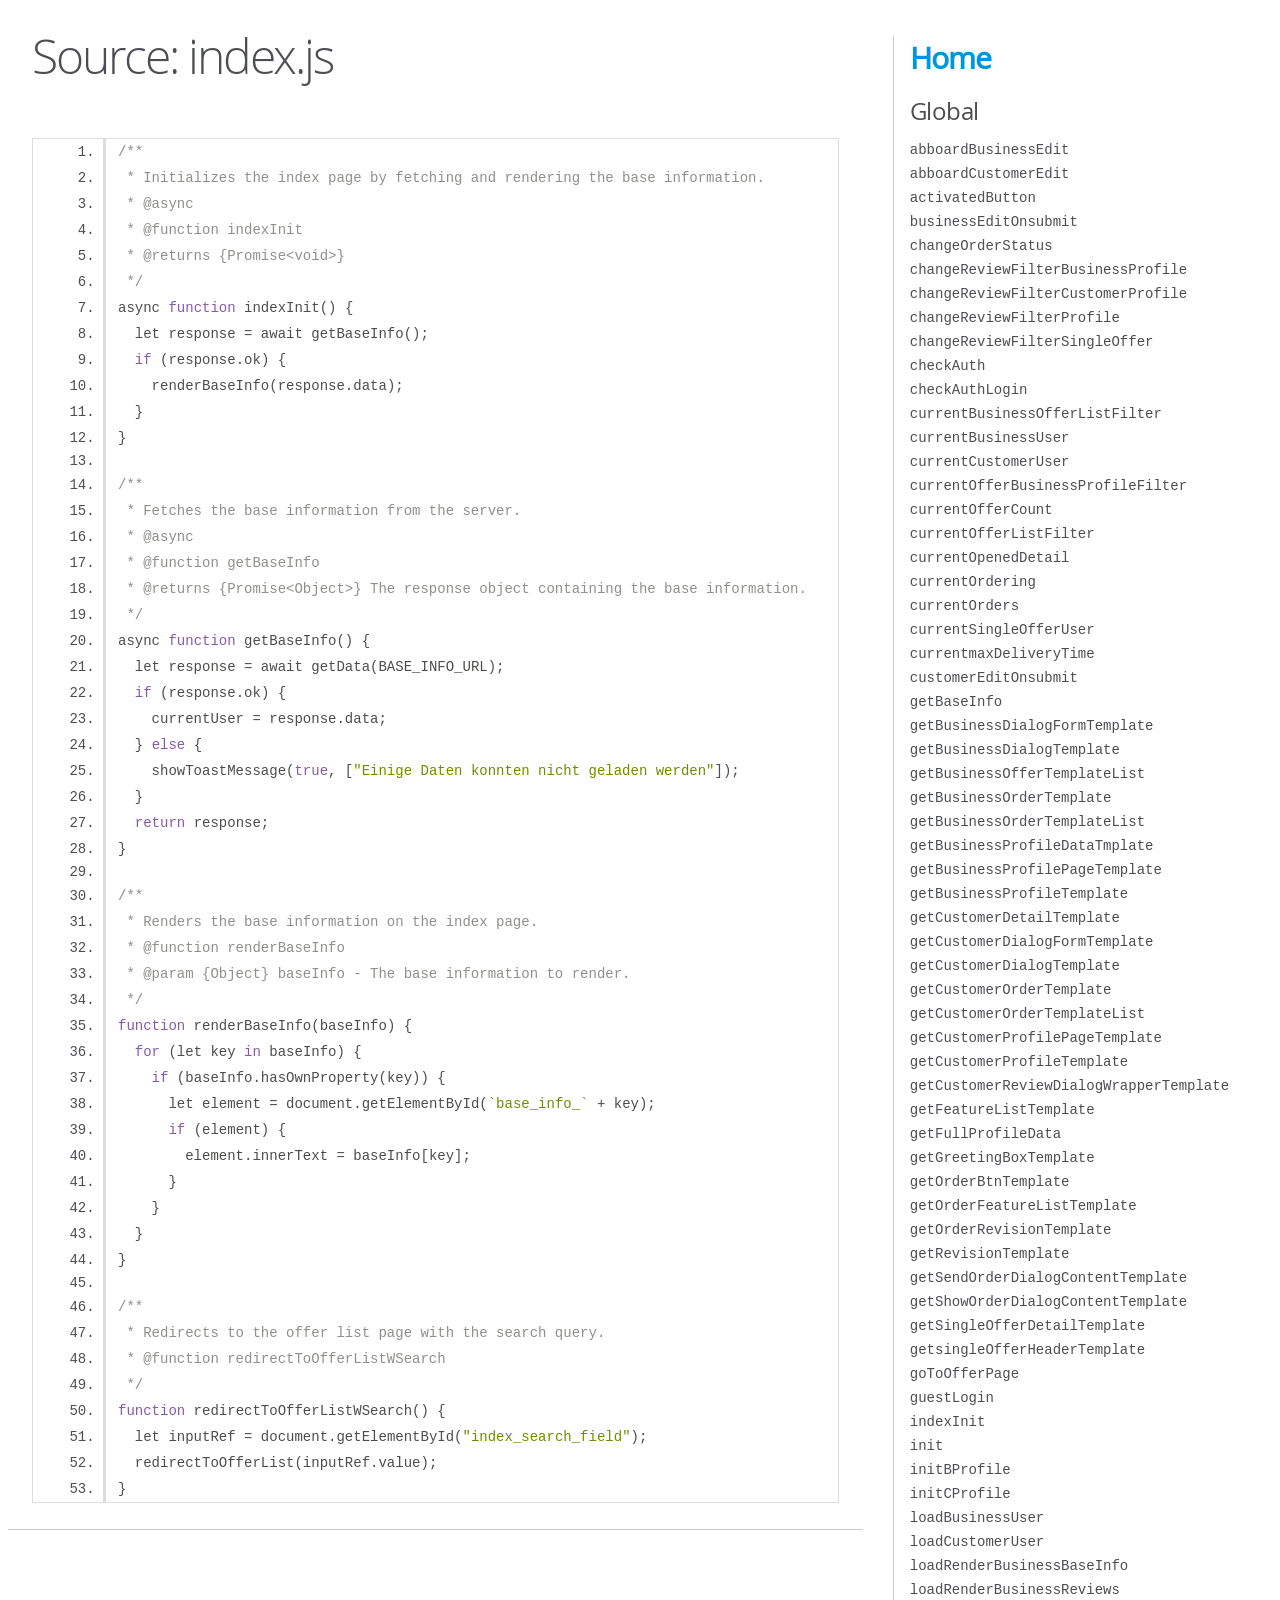
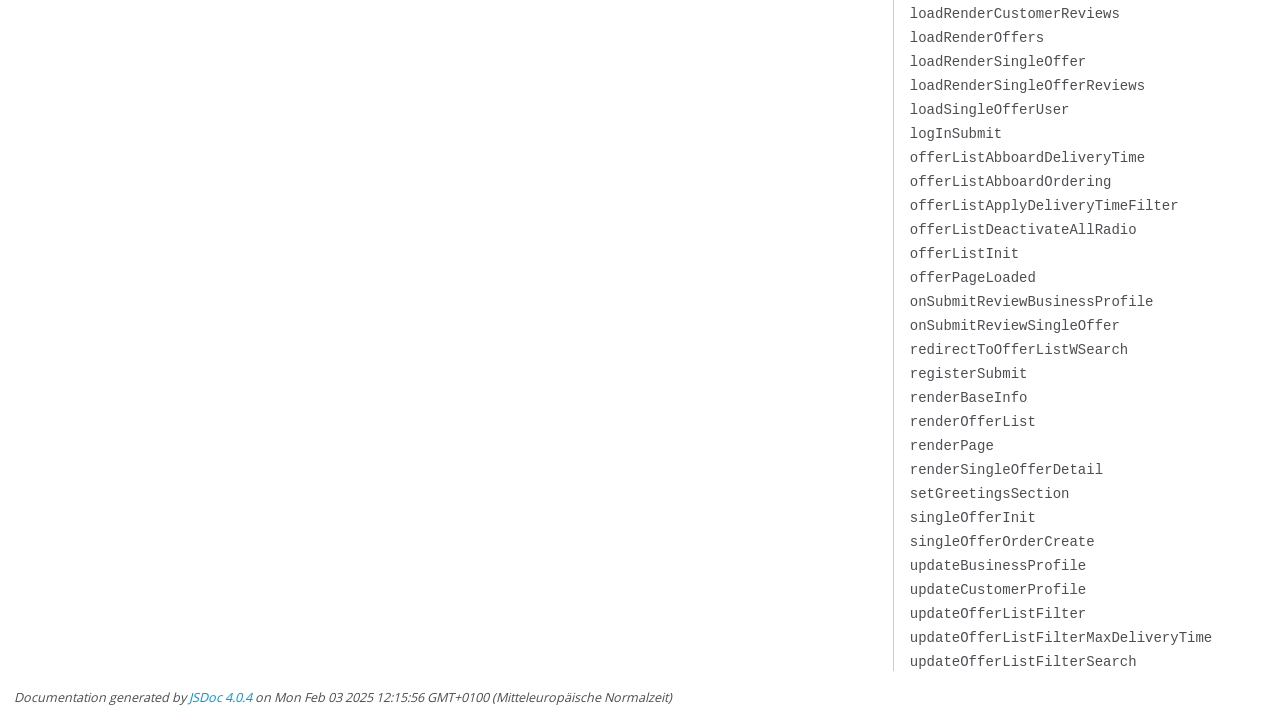
<file: frontend/scripts/docs/index.js.html>
<!DOCTYPE html>
<html lang="en">
<head>
    <meta charset="utf-8">
    <title>JSDoc: Source: index.js</title>

    <script src="scripts/prettify/prettify.js"> </script>
    <script src="scripts/prettify/lang-css.js"> </script>
    <!--[if lt IE 9]>
      <script src="//html5shiv.googlecode.com/svn/trunk/html5.js"></script>
    <![endif]-->
    <link type="text/css" rel="stylesheet" href="styles/prettify-tomorrow.css">
    <link type="text/css" rel="stylesheet" href="styles/jsdoc-default.css">
</head>

<body>

<div id="main">

    <h1 class="page-title">Source: index.js</h1>

    



    
    <section>
        <article>
            <pre class="prettyprint source linenums"><code>/**
 * Initializes the index page by fetching and rendering the base information.
 * @async
 * @function indexInit
 * @returns {Promise&lt;void>}
 */
async function indexInit() {
  let response = await getBaseInfo();
  if (response.ok) {
    renderBaseInfo(response.data);
  }
}

/**
 * Fetches the base information from the server.
 * @async
 * @function getBaseInfo
 * @returns {Promise&lt;Object>} The response object containing the base information.
 */
async function getBaseInfo() {
  let response = await getData(BASE_INFO_URL);
  if (response.ok) {
    currentUser = response.data;
  } else {
    showToastMessage(true, ["Einige Daten konnten nicht geladen werden"]);
  }
  return response;
}

/**
 * Renders the base information on the index page.
 * @function renderBaseInfo
 * @param {Object} baseInfo - The base information to render.
 */
function renderBaseInfo(baseInfo) {
  for (let key in baseInfo) {
    if (baseInfo.hasOwnProperty(key)) {
      let element = document.getElementById(`base_info_` + key);
      if (element) {
        element.innerText = baseInfo[key];
      }
    }
  }
}

/**
 * Redirects to the offer list page with the search query.
 * @function redirectToOfferListWSearch
 */
function redirectToOfferListWSearch() {
  let inputRef = document.getElementById("index_search_field");
  redirectToOfferList(inputRef.value);
}
</code></pre>
        </article>
    </section>




</div>

<nav>
    <h2><a href="index.html">Home</a></h2><h3>Global</h3><ul><li><a href="global.html#abboardBusinessEdit">abboardBusinessEdit</a></li><li><a href="global.html#abboardCustomerEdit">abboardCustomerEdit</a></li><li><a href="global.html#activatedButton">activatedButton</a></li><li><a href="global.html#businessEditOnsubmit">businessEditOnsubmit</a></li><li><a href="global.html#changeOrderStatus">changeOrderStatus</a></li><li><a href="global.html#changeReviewFilterBusinessProfile">changeReviewFilterBusinessProfile</a></li><li><a href="global.html#changeReviewFilterCustomerProfile">changeReviewFilterCustomerProfile</a></li><li><a href="global.html#changeReviewFilterProfile">changeReviewFilterProfile</a></li><li><a href="global.html#changeReviewFilterSingleOffer">changeReviewFilterSingleOffer</a></li><li><a href="global.html#checkAuth">checkAuth</a></li><li><a href="global.html#checkAuthLogin">checkAuthLogin</a></li><li><a href="global.html#currentBusinessOfferListFilter">currentBusinessOfferListFilter</a></li><li><a href="global.html#currentBusinessUser">currentBusinessUser</a></li><li><a href="global.html#currentCustomerUser">currentCustomerUser</a></li><li><a href="global.html#currentOfferBusinessProfileFilter">currentOfferBusinessProfileFilter</a></li><li><a href="global.html#currentOfferCount">currentOfferCount</a></li><li><a href="global.html#currentOfferListFilter">currentOfferListFilter</a></li><li><a href="global.html#currentOpenedDetail">currentOpenedDetail</a></li><li><a href="global.html#currentOrdering">currentOrdering</a></li><li><a href="global.html#currentOrders">currentOrders</a></li><li><a href="global.html#currentSingleOfferUser">currentSingleOfferUser</a></li><li><a href="global.html#currentmaxDeliveryTime">currentmaxDeliveryTime</a></li><li><a href="global.html#customerEditOnsubmit">customerEditOnsubmit</a></li><li><a href="global.html#getBaseInfo">getBaseInfo</a></li><li><a href="global.html#getBusinessDialogFormTemplate">getBusinessDialogFormTemplate</a></li><li><a href="global.html#getBusinessDialogTemplate">getBusinessDialogTemplate</a></li><li><a href="global.html#getBusinessOfferTemplateList">getBusinessOfferTemplateList</a></li><li><a href="global.html#getBusinessOrderTemplate">getBusinessOrderTemplate</a></li><li><a href="global.html#getBusinessOrderTemplateList">getBusinessOrderTemplateList</a></li><li><a href="global.html#getBusinessProfileDataTmplate">getBusinessProfileDataTmplate</a></li><li><a href="global.html#getBusinessProfilePageTemplate">getBusinessProfilePageTemplate</a></li><li><a href="global.html#getBusinessProfileTemplate">getBusinessProfileTemplate</a></li><li><a href="global.html#getCustomerDetailTemplate">getCustomerDetailTemplate</a></li><li><a href="global.html#getCustomerDialogFormTemplate">getCustomerDialogFormTemplate</a></li><li><a href="global.html#getCustomerDialogTemplate">getCustomerDialogTemplate</a></li><li><a href="global.html#getCustomerOrderTemplate">getCustomerOrderTemplate</a></li><li><a href="global.html#getCustomerOrderTemplateList">getCustomerOrderTemplateList</a></li><li><a href="global.html#getCustomerProfilePageTemplate">getCustomerProfilePageTemplate</a></li><li><a href="global.html#getCustomerProfileTemplate">getCustomerProfileTemplate</a></li><li><a href="global.html#getCustomerReviewDialogWrapperTemplate">getCustomerReviewDialogWrapperTemplate</a></li><li><a href="global.html#getFeatureListTemplate">getFeatureListTemplate</a></li><li><a href="global.html#getFullProfileData">getFullProfileData</a></li><li><a href="global.html#getGreetingBoxTemplate">getGreetingBoxTemplate</a></li><li><a href="global.html#getOrderBtnTemplate">getOrderBtnTemplate</a></li><li><a href="global.html#getOrderFeatureListTemplate">getOrderFeatureListTemplate</a></li><li><a href="global.html#getOrderRevisionTemplate">getOrderRevisionTemplate</a></li><li><a href="global.html#getRevisionTemplate">getRevisionTemplate</a></li><li><a href="global.html#getSendOrderDialogContentTemplate">getSendOrderDialogContentTemplate</a></li><li><a href="global.html#getShowOrderDialogContentTemplate">getShowOrderDialogContentTemplate</a></li><li><a href="global.html#getSingleOfferDetailTemplate">getSingleOfferDetailTemplate</a></li><li><a href="global.html#getsingleOfferHeaderTemplate">getsingleOfferHeaderTemplate</a></li><li><a href="global.html#goToOfferPage">goToOfferPage</a></li><li><a href="global.html#guestLogin">guestLogin</a></li><li><a href="global.html#indexInit">indexInit</a></li><li><a href="global.html#init">init</a></li><li><a href="global.html#initBProfile">initBProfile</a></li><li><a href="global.html#initCProfile">initCProfile</a></li><li><a href="global.html#loadBusinessUser">loadBusinessUser</a></li><li><a href="global.html#loadCustomerUser">loadCustomerUser</a></li><li><a href="global.html#loadRenderBusinessBaseInfo">loadRenderBusinessBaseInfo</a></li><li><a href="global.html#loadRenderBusinessReviews">loadRenderBusinessReviews</a></li><li><a href="global.html#loadRenderCustomerReviews">loadRenderCustomerReviews</a></li><li><a href="global.html#loadRenderOffers">loadRenderOffers</a></li><li><a href="global.html#loadRenderSingleOffer">loadRenderSingleOffer</a></li><li><a href="global.html#loadRenderSingleOfferReviews">loadRenderSingleOfferReviews</a></li><li><a href="global.html#loadSingleOfferUser">loadSingleOfferUser</a></li><li><a href="global.html#logInSubmit">logInSubmit</a></li><li><a href="global.html#offerListAbboardDeliveryTime">offerListAbboardDeliveryTime</a></li><li><a href="global.html#offerListAbboardOrdering">offerListAbboardOrdering</a></li><li><a href="global.html#offerListApplyDeliveryTimeFilter">offerListApplyDeliveryTimeFilter</a></li><li><a href="global.html#offerListDeactivateAllRadio">offerListDeactivateAllRadio</a></li><li><a href="global.html#offerListInit">offerListInit</a></li><li><a href="global.html#offerPageLoaded">offerPageLoaded</a></li><li><a href="global.html#onSubmitReviewBusinessProfile">onSubmitReviewBusinessProfile</a></li><li><a href="global.html#onSubmitReviewSingleOffer">onSubmitReviewSingleOffer</a></li><li><a href="global.html#redirectToOfferListWSearch">redirectToOfferListWSearch</a></li><li><a href="global.html#registerSubmit">registerSubmit</a></li><li><a href="global.html#renderBaseInfo">renderBaseInfo</a></li><li><a href="global.html#renderOfferList">renderOfferList</a></li><li><a href="global.html#renderPage">renderPage</a></li><li><a href="global.html#renderSingleOfferDetail">renderSingleOfferDetail</a></li><li><a href="global.html#setGreetingsSection">setGreetingsSection</a></li><li><a href="global.html#singleOfferInit">singleOfferInit</a></li><li><a href="global.html#singleOfferOrderCreate">singleOfferOrderCreate</a></li><li><a href="global.html#updateBusinessProfile">updateBusinessProfile</a></li><li><a href="global.html#updateCustomerProfile">updateCustomerProfile</a></li><li><a href="global.html#updateOfferListFilter">updateOfferListFilter</a></li><li><a href="global.html#updateOfferListFilterMaxDeliveryTime">updateOfferListFilterMaxDeliveryTime</a></li><li><a href="global.html#updateOfferListFilterSearch">updateOfferListFilterSearch</a></li></ul>
</nav>

<br class="clear">

<footer>
    Documentation generated by <a href="https://github.com/jsdoc/jsdoc">JSDoc 4.0.4</a> on Mon Feb 03 2025 12:15:56 GMT+0100 (Mitteleuropäische Normalzeit)
</footer>

<script> prettyPrint(); </script>
<script src="scripts/linenumber.js"> </script>
</body>
</html>
</file>
<file: frontend/scripts/docs/styles/prettify-tomorrow.css>
/* Tomorrow Theme */
/* Original theme - https://github.com/chriskempson/tomorrow-theme */
/* Pretty printing styles. Used with prettify.js. */
/* SPAN elements with the classes below are added by prettyprint. */
/* plain text */
.pln {
  color: #4d4d4c; }

@media screen {
  /* string content */
  .str {
    color: #718c00; }

  /* a keyword */
  .kwd {
    color: #8959a8; }

  /* a comment */
  .com {
    color: #8e908c; }

  /* a type name */
  .typ {
    color: #4271ae; }

  /* a literal value */
  .lit {
    color: #f5871f; }

  /* punctuation */
  .pun {
    color: #4d4d4c; }

  /* lisp open bracket */
  .opn {
    color: #4d4d4c; }

  /* lisp close bracket */
  .clo {
    color: #4d4d4c; }

  /* a markup tag name */
  .tag {
    color: #c82829; }

  /* a markup attribute name */
  .atn {
    color: #f5871f; }

  /* a markup attribute value */
  .atv {
    color: #3e999f; }

  /* a declaration */
  .dec {
    color: #f5871f; }

  /* a variable name */
  .var {
    color: #c82829; }

  /* a function name */
  .fun {
    color: #4271ae; } }
/* Use higher contrast and text-weight for printable form. */
@media print, projection {
  .str {
    color: #060; }

  .kwd {
    color: #006;
    font-weight: bold; }

  .com {
    color: #600;
    font-style: italic; }

  .typ {
    color: #404;
    font-weight: bold; }

  .lit {
    color: #044; }

  .pun, .opn, .clo {
    color: #440; }

  .tag {
    color: #006;
    font-weight: bold; }

  .atn {
    color: #404; }

  .atv {
    color: #060; } }
/* Style */
/*
pre.prettyprint {
  background: white;
  font-family: Consolas, Monaco, 'Andale Mono', monospace;
  font-size: 12px;
  line-height: 1.5;
  border: 1px solid #ccc;
  padding: 10px; }
*/

/* Specify class=linenums on a pre to get line numbering */
ol.linenums {
  margin-top: 0;
  margin-bottom: 0; }

/* IE indents via margin-left */
li.L0,
li.L1,
li.L2,
li.L3,
li.L4,
li.L5,
li.L6,
li.L7,
li.L8,
li.L9 {
  /* */ }

/* Alternate shading for lines */
li.L1,
li.L3,
li.L5,
li.L7,
li.L9 {
  /* */ }
</file>
<file: frontend/scripts/docs/styles/jsdoc-default.css>
@font-face {
    font-family: 'Open Sans';
    font-weight: normal;
    font-style: normal;
    src: url('../fonts/OpenSans-Regular-webfont.eot');
    src:
        local('Open Sans'),
        local('OpenSans'),
        url('../fonts/OpenSans-Regular-webfont.eot?#iefix') format('embedded-opentype'),
        url('../fonts/OpenSans-Regular-webfont.woff') format('woff'),
        url('../fonts/OpenSans-Regular-webfont.svg#open_sansregular') format('svg');
}

@font-face {
    font-family: 'Open Sans Light';
    font-weight: normal;
    font-style: normal;
    src: url('../fonts/OpenSans-Light-webfont.eot');
    src:
        local('Open Sans Light'),
        local('OpenSans Light'),
        url('../fonts/OpenSans-Light-webfont.eot?#iefix') format('embedded-opentype'),
        url('../fonts/OpenSans-Light-webfont.woff') format('woff'),
        url('../fonts/OpenSans-Light-webfont.svg#open_sanslight') format('svg');
}

html
{
    overflow: auto;
    background-color: #fff;
    font-size: 14px;
}

body
{
    font-family: 'Open Sans', sans-serif;
    line-height: 1.5;
    color: #4d4e53;
    background-color: white;
}

a, a:visited, a:active {
    color: #0095dd;
    text-decoration: none;
}

a:hover {
    text-decoration: underline;
}

header
{
    display: block;
    padding: 0px 4px;
}

tt, code, kbd, samp {
    font-family: Consolas, Monaco, 'Andale Mono', monospace;
}

.class-description {
    font-size: 130%;
    line-height: 140%;
    margin-bottom: 1em;
    margin-top: 1em;
}

.class-description:empty {
    margin: 0;
}

#main {
    float: left;
    width: 70%;
}

article dl {
    margin-bottom: 40px;
}

article img {
  max-width: 100%;
}

section
{
    display: block;
    background-color: #fff;
    padding: 12px 24px;
    border-bottom: 1px solid #ccc;
    margin-right: 30px;
}

.variation {
    display: none;
}

.signature-attributes {
    font-size: 60%;
    color: #aaa;
    font-style: italic;
    font-weight: lighter;
}

nav
{
    display: block;
    float: right;
    margin-top: 28px;
    width: 30%;
    box-sizing: border-box;
    border-left: 1px solid #ccc;
    padding-left: 16px;
}

nav ul {
    font-family: 'Lucida Grande', 'Lucida Sans Unicode', arial, sans-serif;
    font-size: 100%;
    line-height: 17px;
    padding: 0;
    margin: 0;
    list-style-type: none;
}

nav ul a, nav ul a:visited, nav ul a:active {
    font-family: Consolas, Monaco, 'Andale Mono', monospace;
    line-height: 18px;
    color: #4D4E53;
}

nav h3 {
    margin-top: 12px;
}

nav li {
    margin-top: 6px;
}

footer {
    display: block;
    padding: 6px;
    margin-top: 12px;
    font-style: italic;
    font-size: 90%;
}

h1, h2, h3, h4 {
    font-weight: 200;
    margin: 0;
}

h1
{
    font-family: 'Open Sans Light', sans-serif;
    font-size: 48px;
    letter-spacing: -2px;
    margin: 12px 24px 20px;
}

h2, h3.subsection-title
{
    font-size: 30px;
    font-weight: 700;
    letter-spacing: -1px;
    margin-bottom: 12px;
}

h3
{
    font-size: 24px;
    letter-spacing: -0.5px;
    margin-bottom: 12px;
}

h4
{
    font-size: 18px;
    letter-spacing: -0.33px;
    margin-bottom: 12px;
    color: #4d4e53;
}

h5, .container-overview .subsection-title
{
    font-size: 120%;
    font-weight: bold;
    letter-spacing: -0.01em;
    margin: 8px 0 3px 0;
}

h6
{
    font-size: 100%;
    letter-spacing: -0.01em;
    margin: 6px 0 3px 0;
    font-style: italic;
}

table
{
    border-spacing: 0;
    border: 0;
    border-collapse: collapse;
}

td, th
{
    border: 1px solid #ddd;
    margin: 0px;
    text-align: left;
    vertical-align: top;
    padding: 4px 6px;
    display: table-cell;
}

thead tr
{
    background-color: #ddd;
    font-weight: bold;
}

th { border-right: 1px solid #aaa; }
tr > th:last-child { border-right: 1px solid #ddd; }

.ancestors, .attribs { color: #999; }
.ancestors a, .attribs a
{
    color: #999 !important;
    text-decoration: none;
}

.clear
{
    clear: both;
}

.important
{
    font-weight: bold;
    color: #950B02;
}

.yes-def {
    text-indent: -1000px;
}

.type-signature {
    color: #aaa;
}

.name, .signature {
    font-family: Consolas, Monaco, 'Andale Mono', monospace;
}

.details { margin-top: 14px; border-left: 2px solid #DDD; }
.details dt { width: 120px; float: left; padding-left: 10px;  padding-top: 6px; }
.details dd { margin-left: 70px; }
.details ul { margin: 0; }
.details ul { list-style-type: none; }
.details li { margin-left: 30px; padding-top: 6px; }
.details pre.prettyprint { margin: 0 }
.details .object-value { padding-top: 0; }

.description {
    margin-bottom: 1em;
    margin-top: 1em;
}

.code-caption
{
    font-style: italic;
    font-size: 107%;
    margin: 0;
}

.source
{
    border: 1px solid #ddd;
    width: 80%;
    overflow: auto;
}

.prettyprint.source {
    width: inherit;
}

.source code
{
    font-size: 100%;
    line-height: 18px;
    display: block;
    padding: 4px 12px;
    margin: 0;
    background-color: #fff;
    color: #4D4E53;
}

.prettyprint code span.line
{
  display: inline-block;
}

.prettyprint.linenums
{
  padding-left: 70px;
  -webkit-user-select: none;
  -moz-user-select: none;
  -ms-user-select: none;
  user-select: none;
}

.prettyprint.linenums ol
{
  padding-left: 0;
}

.prettyprint.linenums li
{
  border-left: 3px #ddd solid;
}

.prettyprint.linenums li.selected,
.prettyprint.linenums li.selected *
{
  background-color: lightyellow;
}

.prettyprint.linenums li *
{
  -webkit-user-select: text;
  -moz-user-select: text;
  -ms-user-select: text;
  user-select: text;
}

.params .name, .props .name, .name code {
    color: #4D4E53;
    font-family: Consolas, Monaco, 'Andale Mono', monospace;
    font-size: 100%;
}

.params td.description > p:first-child,
.props td.description > p:first-child
{
    margin-top: 0;
    padding-top: 0;
}

.params td.description > p:last-child,
.props td.description > p:last-child
{
    margin-bottom: 0;
    padding-bottom: 0;
}

.disabled {
    color: #454545;
}
</file>
<file: frontend/shared/styles/variables.css>
:root {
  --bg-color: white;
  --bg-color-dark: #006633;
  --bg-color-light: #DEFFD6;

  --link-color: #01B676;
  --link-hover-color: #34C591;

  --font-prime-color: #01B676;
  --font_sec_color: #7D7F80;
  --font_white_color: #FFFFFF;


  --section-max-w: 1440px;

  --btn-rad: 8px;
  --btn-pad: 12px 24px;
  --btn-pad-round: 4px;
  --btn-prime-color: #01B676;
  --btn-prime-hover-color: #34C591;
  --btn-prime-active-color: #34C591;
  --btn-prime-font-color: #ffffff;
  --btn-secondary-border: 1px solid #01B676;
  --btn-secondary-color: transparent;
  --btn-secondary-hover-color: #01B676;
  --btn-secondary-active-color: #01B676;
  --btn-secondary-font-color: #01B676;
  --btn-delete-color: #f82929;
  --btn-delete-hover-color: #fc6767;
  --btn-delete-active-color: #fd3c3c;


  --form-max-w: 800px;
  --form-s-max-w: 600px;
  --form-rad: 16px;
  --form-pad: 48px;
  --form-pad-small: 32px;
  --form-bg-color: #ffffff;
  --form-border: 1px solid #BFBFBF;
  --form-input-rad: 8px;
  --form-input-padding: 16px 16px;
  --form-input-border: 1px solid #BFBFBF;
  --form-input-border-color: #e0e0e0;
  --form-input-active-border-color: ##7D7F80;
  --form-input-bg-color: #e0e0e000;
}

@media screen and (max-width: 769px) {
  :root {
  --form-pad: 16px;
  --form-input-padding: 8px 8px;
  --form-pad-small: 16px;
  }
}
</file>
<file: frontend/shared/styles/standard.css>
* {
    box-sizing: border-box;
    margin: 0;
}

a {
    text-decoration: none;
}

body {
    min-height: 100vh;
    display: flex;
    flex-direction: column;
    background-color: var(--bg-color);
}

::-webkit-scrollbar {
    width: 8px;
}

::-webkit-scrollbar-track {
    background-color: #e0e0e0;
    border-radius: 10px;
}

::-webkit-scrollbar-thumb {
    background-color: var(--btn-prime-color);
    border-radius: 10px;
}

::-webkit-scrollbar-thumb:hover {
    background-color: var(--btn-prime-hover-color);
}

main {
    flex-grow: 1;
    display: flex;
    flex-direction: column;
    justify-content: flex-start;
    align-items: center;
    padding: 32px;
}


.d_none {
    display: none !important;
}

.pad_s {
    padding: 8px 16px;
}

.pad_m {
    padding: 16px 32px;
}

.pad_l {
    padding: 32px 48px;
}

@media only screen and (max-width: 769px) {
    .pad_s {
        padding: 4px 8px;
    }

    .pad_m {
        padding: 8px 16px;
    }

    .pad_l {
        padding: 16px 32px;
    }

    main {
        padding: 16px;
    }
}

.pos_rel {
    position: relative;
}

/* positioning in right corner */
.pos_abs_rc {
    position: absolute;
    top: 16px;
    right: 16px;
}



.d_flex_cs_gm,
.d_flex_cc_gm,
.d_flex_cs_gl,
.d_flex_cc_gl,
.d_flex_cs_gxl,
.d_flex_cc_gxl {
    display: flex;
    justify-content: center;
}

.d_flex_ss_gm,
.d_flex_sc_gm,
.d_flex_ss_gl,
.d_flex_sc_gl,
.d_flex_ss_gxl,
.d_flex_sc_gxl {
    display: flex;
    justify-content: flex-start;
}

.d_flex_cc_gm,
.d_flex_cs_gm,
.d_flex_sc_gm,
.d_flex_ss_gm {
    gap: 16px;
}

.d_flex_cc_gl,
.d_flex_cs_gl,
.d_flex_sc_gl,
.d_flex_ss_gl {
    gap: 32px;
}

.d_flex_cc_gxl,
.d_flex_cs_gxl,
.d_flex_sc_gxl,
.d_flex_ss_gxl {
    gap: 48px;
}

.d_flex_cs_gm,
.d_flex_ss_gm,
.d_flex_cs_gl,
.d_flex_ss_gl,
.d_flex_cs_gxl,
.d_flex_ss_gxl {
    align-items: flex-start;
}

.d_flex_cc_gm,
.d_flex_sc_gm,
.d_flex_cc_gl,
.d_flex_sc_gl,
.d_flex_cc_gxl,
.d_flex_sc_gxl {
    align-items: center;
}

.d_sb {
    justify-content: space-between !important;
}


.f_d_c {
    flex-direction: column !important;
}

.f_d_r_resp_c {
    flex-direction: row !important;
}

@media screen and (max-width: 480px) {
    .f_d_r_resp_c {
        flex-direction: column !important;
    }

}

.f_d_r {
    flex-direction: row !important;
}

.c_pointer {
    cursor: pointer;
}

.m_auto {
    margin: auto;
}

.w_full {
    width: 100%;
}

.w_reset{
    width: unset !important;
}

.text_c {
    text-align: center;
}

.rotate_half{
    transform: rotate(180deg);
}



@media screen and (max-width: 480px) {
    .p_top_s {
        padding-top: 36px;
    }

}
</file>
<file: frontend/shared/styles/form.css>
.small_form,
.large_form {
    width: 100%;
    background-color: var(--form-bg-color);
    border: var(--form-border);
    border-radius: var(--form-rad);
    padding: var(--form-pad);
    transition: transform 0.3s ease, box-shadow 0.3s ease;
}

.small_form {
    max-width: var(--form-s-max-w);
}

.large_form {
    max-width: var(--form-max-w);
}

.std_form {
    width: 100%;
}

.form_group {
    display: flex;
    flex-direction: column;
    width: 100%;
    gap: 16px;
}

.form_group label {
    width: 100%;
    display: block;
}

.input_field {
    width: 100%;
    border-radius: var(--form-input-rad);
    padding: var(--form-input-padding);
    border: var(--form-input-border);
    background-color: var(--form-input-bg-color);
}


select.input_field {
    cursor: pointer;
    padding: 8px;
}

.input_field:focus {
    outline: none;
    border-color: var(--form-input-active-border-color);
}

.input_checkbox_group>label,
.input_checkbox_group,
.input_checkbox_group>input {
    cursor: pointer;
}

input[type='checkbox'] {
    accent-color: var(--btn-prime-color);
    width: 22px;
    height: 22px;
}

input[type='checkbox']:hover {
    border: var(--btn-prime-active-color);
}

input[type='radio'] {
    cursor: pointer;
    accent-color: #232323;
    width: 24px;
    height: 24px;
}

input[type='radio']~label {
    font-size: 18px;
    font-weight: 400;
}

input[type=file] {
    cursor: pointer;
}

input[type=file]::file-selector-button {
    cursor: pointer;
    border: none;
    border-radius: var(--btn-rad);
    font-weight: bold;
    padding: 8px;
}

input[type=file]::file-selector-button {
    background-color: var(--btn-prime-color);
    transition: all 0.3s ease, transform 0.2s ease;
}

input[type=file]::file-selector-button:hover {
    background-color: var(--btn-prime-hover-color);
}

input[type=file]::file-selector-button:active {
    background-color: var(--btn-prime-active-color);
}

.password_eye {
    position: absolute;
    display: flex;
    align-items: center;
    height: 100%;
    right: 0px;
    top: 0%;
    cursor: pointer;
    padding: var(--form-input-padding);
}

.password_eye img {
    height: 20px;
    width: 20px;
}

textarea {
    min-height: 120px;
}

.review_header {
    justify-content: space-between !important;
}

.review_header>div {
    display: flex;
    gap: 8px;
}

.review_header>div>label {
    display: flex;
    font-size: 18px;
    white-space: nowrap;
    align-items: center;
}

@media screen and (max-width: 769px) {
    .review_header {
        flex-direction: column !important;
    }
}

.review_footer {
    position: relative;
    height: 32px;
    display: none;
}


.review_footer>p {
    position: absolute;
    padding: 8px 16px;
    background-color: var(--bg-color);
    font-weight: 600 !important;
}

.own_review {
    position: relative;
}

.own_review_label {
    padding: 4px 8px;
    border: var(--btn-secondary-border);
    border-radius: var(--btn-rad);
}


.form_error {
    color: red;
    font-weight: 500;
}


.image_input_box {
    position: relative;
}

.image_input_box>.file_input {
    position: absolute;
    bottom: 4px;
    right: 4px;
    background-color: var(--font_white_color) !important;
}

.image_input_box>.file_input_l {
    position: absolute;
    bottom: 12px;
    right: 12px;
    background-color: var(--font_white_color) !important;
}

.image_input_box>.file_input_l>input {
    display: none;
}

.image_input_box>.file_input>input {
    display: none;
}
</file>
<file: frontend/shared/styles/assets.css>
/* Buttons */

.std_btn {
    cursor: pointer;
    border: none;
    border-radius: var(--btn-rad);
    padding: var(--btn-pad);
    white-space: nowrap;
}

.std_btn_disabled{
    cursor: default !important;
    background-color: rgb(121, 121, 121) !important;
}

.btn_prime {
    background-color: var(--btn-prime-color);
    transition: all 0.3s ease;
    color: var(--btn-prime-font-color);
}

.btn_prime:hover {
    background-color: var(--btn-prime-hover-color);
}

.btn_prime:active {
    background-color: var(--btn-prime-active-color);
}



.btn_secondary {
    border: var(--btn-secondary-border);
    background-color: var(--btn-secondary-color);
    transition: all 0.3s ease;
    color: var(--btn-secondary-font-color);
}

.btn_secondary:hover {
    background-color: var(--btn-secondary-hover-color);
    color: var(--btn-prime-font-color);
}

.btn_secondary:active {
    background-color: var(--btn-secondary-active-color);
}


.btn_round_s,
.btn_round_m,
.btn_round_l,
.btn_round_xl {
    border-radius: 100%;
    cursor: pointer;
    border: none;
}

.btn_round_s {
    height: 24px;
    width: 24px;
}

.btn_round_m {
    height: 36px;
    width: 36px;
}

.btn_round_l {
    height: 48px;
    width: 48px;
}

.btn_round_xl {
    height: 64px;
    width: 64px;
}

@media screen and (max-width: 769px) {
    .btn_round_s {
        height: 20px;
        width: 20px;
    }
    
    .btn_round_m {
        height: 32px;
        width: 32px;
    }
    
    .btn_round_l {
        height: 36px;
        width: 36px;
    }
    
    .btn_round_xl {
        height: 48px;
        width: 48px;
    }
  }

.btn_delete,
.btn_edit {
    background-repeat: no-repeat;
    background-size: 50%;
    background-position: center;
}

.btn_edit:disabled {
    opacity: 0.5; 
    cursor: not-allowed; 
    pointer-events: none; 
}

.abs_pos_edit_btn {
    position: absolute;
    right: 32px;
    top: 32px;
}

.abs_pos_edit_btn_m {
    position: absolute;
    right: 16px;
    top: 16px;
}

.abs_pos_edit_btn_s {
    position: absolute;
    right: 12px;
    top: 0px;
}

.btn_delete {
    background-color: var(--btn-delete-color);
    color: var(--btn-prime-font-color);
}

.btn_delete:hover {
    background-color: var(--btn-delete-color);
}

.btn_delete:active {
    background-color: var(--btn-delete-color);
}

.btn_edit {
    border: var(--btn-secondary-border);
    border-color: transparent;
    padding: var(--btn-pad-round);
    background-color: var(--btn-secondary-color);
}

.btn_edit:hover {
    border: var(--btn-secondary-border);
}

.btn_edit:active {
    border: var(--btn-secondary-border);
}

.btn_edit>img {
    height: 70%;
}

.btn_border_secondary{
    border: var(--form-border);
}


/* Link */



.link {
    color: var(--link-color);
    text-decoration: none;
}

.link:hover {
    text-decoration: underline;
    cursor: pointer;
    color: var(--link-hover-color) !important;
}





/* Card */
.card,
.card_pad_s {
    width: 100%;
    max-width: var(--section-max-w);
    background-color: var(--form-bg-color);
    border: var(--form-border);
    border-radius: var(--btn-rad);
}

.card {
    padding: 32px;
}

.card_pad_s {
    padding: 8px 16px;
}

.card_wo_border {
    width: 100%;
    max-width: var(--section-max-w);
    background-color: var(--form-bg-color);
    border: var(--form-border);
    border-radius: var(--btn-rad);
    padding: var(--form-pad-small);
}

.card_info_group {
    display: flex;
}

.card_info_group>p:first-child {
    font-weight: bold;
    width: 150px;
}

.section_group_w_border,
.section_group {
    width: 100%;
    max-width: var(--section-max-w);
    background-color: var(--form-bg-color);
}

.section_group_w_border {
    border: var(--form-border);
    border-radius: var(--form-rad);
    padding: var(--form-pad-small);
}

.section_seperator {
    height: 2px;
    width: 100%;
    margin: 32px 0;
    background-color: rgb(106, 106, 106);
}

.offer_content {
    display: flex;
    justify-content: space-around;
    gap: 42px;
    flex-wrap: wrap;
}

.offer_card {
    max-width: 400px;
    border: solid 1px transparent;
}



.offer_card:hover {
    cursor: pointer;
}

.offer_image {
    display: block;
    width: 100%;
    aspect-ratio: 350/200;
    height: 200px;
    background-color: rgb(242 242 242);
    border-radius: var(--btn-rad);
    object-fit: cover;
}

.dialog {
    z-index: 5;
    position: fixed;
    top: 0;
    left: 0;
    right: 0;
    bottom: 0;
    background-color: rgba(0, 0, 0, 0.4);
    overflow: auto;
}

.dialog_content {
    width: 100%;
}

.profile_img_l,
.profile_img,
.profile_img_small {
    display: block;
    border-radius: 50%;
    object-fit: cover;
    border: var(--form-input-border);
}

.profile_img {
    width: 120px;
    height: 120px;
}

.profile_img_small {
    width: 60px;
    height: 60px;
}

.profile_img_l {
    width: 164px;
    height: 164px;
}

.review_stars {
    cursor: default;
}

.review_stars>img {
    height: 12px;
}

.star_rating>p {
    font-size: 24px;
    cursor: pointer;
}

.stars_input>img {
    height: 24px;
    cursor: pointer;
}

hr {
    width: 100%;
    border: 1px solid #BFBFBF
}

.icon {
    width: 16px;
    height: 16px;
}



/* Dropdown */

.dropdown_wrapper {
    position: relative;
    border: var(--form-border);
    border-radius: var(--btn-rad);
    padding: 8px 16px;
}

.dropdown_wrapper[open="true"] .dropdown_content {
    transform: translateY(0%);
}

.dropdown_wrapper[open="true"]>img {
    transform: rotate(90deg);
    transition: all 200ms ease-in-out;
}

.dropdown_wrapper[open="true"] .dropdown_box {
    overflow: unset;
}

.dropdown_box {
    position: absolute;
    width: 100%;
    bottom: 0;
    overflow: hidden;
}

.dropdown_content {
    position: absolute;
    list-style-type: none;
    top: 4px;
    transform: translateY(-10%);
    z-index: 2;
    transition: all 200ms ease-in-out;
    padding: 16px;
}

.dropdown_content>li {
    padding: 8px;
    width: 100%;
    border-radius: var(--btn-rad);
}

.dropdown_content>li:hover {
    background-color: var(--bg-color-light);
}

.offer_dropdown_box {
    max-width: var(--section-max-w);
    background-color: var(--form-bg-color);
    border-radius: var(--btn-rad);
    padding: 16px;
    box-shadow: 0px 0px 16px 0px #0000003d;
}

.dropdown_content .form_group:hover {
    background-color: var(--bg-color-light);
    border-radius: var(--btn-rad);
    cursor: pointer;
}

.dropdown_content label {
    cursor: pointer;
}





.searchbar {
    padding: 16px 64px;
    display: flex;
}

.searchbar>button {
    width: 64px;
    height: 64px;
    background-color: black;
    border: none;
    border-top-right-radius: 8px;
    border-bottom-right-radius: 8px;
    cursor: pointer;
}

.searchbar>button:hover {
    background-color: var(--btn-prime-hover-color);
}

.searchbar>input {
    width: calc(100% - 64px);
    height: 64px;
    padding: 0 32px;

    border: var(--form-input-border);
    border-top-left-radius: 8px;
    border-bottom-left-radius: 8px;
}

.searchbar>input:focus {
    outline: none;
}

@media screen and (max-width: 780px) and (min-width: 480px) {
    .searchbar {
        padding: 16px 32px;
    }

}

@media screen and (max-width: 480px) {
    .searchbar {
        padding: 8px 16px;
    }
    .searchbar>input {
        padding: 0 8px;
    }
}



.page_number[currentPage="true"]{
    padding: 0px 4px;
    border-bottom: 3px solid var(--btn-prime-color);
}

.page_number:hover{
    cursor: pointer;
    color: var(--btn-prime-color);
}






.feature_list {
    padding: 0;
}

.feature_list li::marker {
    content: '';
}

.feature_list li {
    position: relative;
    padding-left: 48px;
}

.feature_list li::before {
    content: url(../../assets/icons/check.svg);
    position: absolute;
    left: 16px;
}


.feature_list_edit_element:hover{
    border-radius: var(--btn-rad);
    background-color: var(--bg-color-light);
}

.feature_list_edit_element > div {
    opacity: 0;
}


.feature_list_edit_element:hover > div {
    opacity: 1;
}





.toast_msg{
    position: fixed;
    bottom: calc(var(--form-pad) / 2);
    left: var(--form-pad);
    min-height: 80px;
    box-shadow: 0px 0px 16px 0px #0000003d;
    min-width: 300px;
    border-radius: 8px;
    overflow: hidden;
    transform: translateX(-100%); 
    animation: slideInFromLeft 0.25s ease-out forwards;
    z-index: 6;
}


@keyframes slideInFromLeft {
    0% {
        opacity: 0;
        transform: translateX(-100%);
    }
    100% {
        opacity: 1;
        transform: translateX(0);
    }
}

.toast_msg_left{
    width: 80px;
    align-self: stretch;
}

@media screen and (max-width: 500px) {
    .toast_msg_left{
        width: 30px;
        padding-left: 16px;
    }

    .toast_msg {
        min-width: 0px;
        margin-right: 16px;
    }
}

.toast_msg[error="true"] .toast_msg_left{
    background: #DE3C3F;
}

.toast_msg[error="false"] .toast_msg_left{
    background: #01B676;
}

.toast_msg[error="true"] {
    background: #FFF4F5;
}

.toast_msg[error="false"] {
    background: var(--bg-color-light);
}

.toast_msg[hint="true"] {
    background: #ffc107;
}

.toast_msg[error="true"] img[error="false"] {
    display: none;
}

.toast_msg[error="false"] img[error="true"] {
    display: none;
}

.toast_msg[error="true"] h3[error="false"] {
    display: none;
}

.toast_msg[error="false"] h3[error="true"] {
    display: none;
}

.toast_msg_right{
    position: relative;
    flex: 1;
    padding: 8px 0;
    display: flex;
    gap: 8px;
    flex-direction: column;
}

.toast_msg_right ul{
    flex: 1;
    padding: 0px 16px;
}

.toast_msg_hint{
    position: relative;
    flex: 1;
    padding: var(--btn-pad);
    display: flex;
    gap: 8px;
    flex-direction: column;
    background-color: whitesmoke;;
}
</file>
<file: frontend/shared/styles/fonts.css>
* {
    font-family: 'DM Sans';
}

h1 {
    font-size: 40px;
}

h2 {
    font-size: 32px;
}

label,
h3,
.page_number {
    font-size: 22px;
}

h1,
h2,
h3,
h4,
h5,
p,
.page_number  {
    word-break: break-word;
}

a,
p,
button,
input,
ul,
option,
select,
textarea {
    font-size: 18px;
}


@media screen and (max-width: 769px) {
    h1 {
        font-size: 32px;
    }

    h2 {
        font-size: 24px;
    }

    label,
    h3,
    .page_number  {
        font-size: 18px;
    }

    a,
    p,
    button,
    input,
    ul,
    option,
    select,
    textarea {
        font-size: 16px;
    }
}

/* Font-Weights */

h1,
h2,
h3,
.page_number  {
    font-weight: 700;
}

a,
p,
button,
textarea,
input {
    font-weight: 400;

}

label {
    font-weight: 500;
}

button {
    font-weight: 600;
}


/* Colors */

.c_black {
    color: black !important;
}

.font_prime_color {
    color: var(--font-prime-color);
}

.font_sec_color {
    color: var(--font_sec_color);
}

.font_white_color {
    color: var(--font_white_color);
}

.font_error_color{
    color: var(--btn-delete-color);
}


/* Alignments */

.ws_nw {
    white-space: nowrap;
}

.text_a_e {
    text-align: end;
}

.text_a_c {
    text-align: center;
}



/* dm-sans */

/* dm-sans-100 - latin */
@font-face {
    font-display: swap;
    /* Check https://developer.mozilla.org/en-US/docs/Web/CSS/@font-face/font-display for other options. */
    font-family: 'DM Sans';
    font-style: normal;
    font-weight: 100;
    src: url('../../assets/fonts/dm-sans-v15-latin-100.woff2') format('woff2');
    /* Chrome 36+, Opera 23+, Firefox 39+, Safari 12+, iOS 10+ */
}

/* dm-sans-100italic - latin */
@font-face {
    font-display: swap;
    /* Check https://developer.mozilla.org/en-US/docs/Web/CSS/@font-face/font-display for other options. */
    font-family: 'DM Sans';
    font-style: italic;
    font-weight: 100;
    src: url('../../assets/fonts/dm-sans-v15-latin-100italic.woff2') format('woff2');
    /* Chrome 36+, Opera 23+, Firefox 39+, Safari 12+, iOS 10+ */
}

/* dm-sans-200 - latin */
@font-face {
    font-display: swap;
    /* Check https://developer.mozilla.org/en-US/docs/Web/CSS/@font-face/font-display for other options. */
    font-family: 'DM Sans';
    font-style: normal;
    font-weight: 200;
    src: url('../../assets/fonts/dm-sans-v15-latin-200.woff2') format('woff2');
    /* Chrome 36+, Opera 23+, Firefox 39+, Safari 12+, iOS 10+ */
}

/* dm-sans-200italic - latin */
@font-face {
    font-display: swap;
    /* Check https://developer.mozilla.org/en-US/docs/Web/CSS/@font-face/font-display for other options. */
    font-family: 'DM Sans';
    font-style: italic;
    font-weight: 200;
    src: url('../../assets/fonts/dm-sans-v15-latin-200italic.woff2') format('woff2');
    /* Chrome 36+, Opera 23+, Firefox 39+, Safari 12+, iOS 10+ */
}

/* dm-sans-300 - latin */
@font-face {
    font-display: swap;
    /* Check https://developer.mozilla.org/en-US/docs/Web/CSS/@font-face/font-display for other options. */
    font-family: 'DM Sans';
    font-style: normal;
    font-weight: 300;
    src: url('../../assets/fonts/dm-sans-v15-latin-300.woff2') format('woff2');
    /* Chrome 36+, Opera 23+, Firefox 39+, Safari 12+, iOS 10+ */
}

/* dm-sans-300italic - latin */
@font-face {
    font-display: swap;
    /* Check https://developer.mozilla.org/en-US/docs/Web/CSS/@font-face/font-display for other options. */
    font-family: 'DM Sans';
    font-style: italic;
    font-weight: 300;
    src: url('../../assets/fonts/dm-sans-v15-latin-300italic.woff2') format('woff2');
    /* Chrome 36+, Opera 23+, Firefox 39+, Safari 12+, iOS 10+ */
}

/* dm-sans-regular - latin */
@font-face {
    font-display: swap;
    /* Check https://developer.mozilla.org/en-US/docs/Web/CSS/@font-face/font-display for other options. */
    font-family: 'DM Sans';
    font-style: normal;
    font-weight: 400;
    src: url('../../assets/fonts/dm-sans-v15-latin-regular.woff2') format('woff2');
    /* Chrome 36+, Opera 23+, Firefox 39+, Safari 12+, iOS 10+ */
}

/* dm-sans-italic - latin */
@font-face {
    font-display: swap;
    /* Check https://developer.mozilla.org/en-US/docs/Web/CSS/@font-face/font-display for other options. */
    font-family: 'DM Sans';
    font-style: italic;
    font-weight: 400;
    src: url('../../assets/fonts/dm-sans-v15-latin-italic.woff2') format('woff2');
    /* Chrome 36+, Opera 23+, Firefox 39+, Safari 12+, iOS 10+ */
}

/* dm-sans-500 - latin */
@font-face {
    font-display: swap;
    /* Check https://developer.mozilla.org/en-US/docs/Web/CSS/@font-face/font-display for other options. */
    font-family: 'DM Sans';
    font-style: normal;
    font-weight: 500;
    src: url('../../assets/fonts/dm-sans-v15-latin-500.woff2') format('woff2');
    /* Chrome 36+, Opera 23+, Firefox 39+, Safari 12+, iOS 10+ */
}

/* dm-sans-500italic - latin */
@font-face {
    font-display: swap;
    /* Check https://developer.mozilla.org/en-US/docs/Web/CSS/@font-face/font-display for other options. */
    font-family: 'DM Sans';
    font-style: italic;
    font-weight: 500;
    src: url('../../assets/fonts/dm-sans-v15-latin-500italic.woff2') format('woff2');
    /* Chrome 36+, Opera 23+, Firefox 39+, Safari 12+, iOS 10+ */
}

/* dm-sans-600 - latin */
@font-face {
    font-display: swap;
    /* Check https://developer.mozilla.org/en-US/docs/Web/CSS/@font-face/font-display for other options. */
    font-family: 'DM Sans';
    font-style: normal;
    font-weight: 600;
    src: url('../../assets/fonts/dm-sans-v15-latin-600.woff2') format('woff2');
    /* Chrome 36+, Opera 23+, Firefox 39+, Safari 12+, iOS 10+ */
}

/* dm-sans-600italic - latin */
@font-face {
    font-display: swap;
    /* Check https://developer.mozilla.org/en-US/docs/Web/CSS/@font-face/font-display for other options. */
    font-family: 'DM Sans';
    font-style: italic;
    font-weight: 600;
    src: url('../../assets/fonts/dm-sans-v15-latin-600italic.woff2') format('woff2');
    /* Chrome 36+, Opera 23+, Firefox 39+, Safari 12+, iOS 10+ */
}

/* dm-sans-700 - latin */
@font-face {
    font-display: swap;
    /* Check https://developer.mozilla.org/en-US/docs/Web/CSS/@font-face/font-display for other options. */
    font-family: 'DM Sans';
    font-style: normal;
    font-weight: 700;
    src: url('../../assets/fonts/dm-sans-v15-latin-700.woff2') format('woff2');
    /* Chrome 36+, Opera 23+, Firefox 39+, Safari 12+, iOS 10+ */
}

/* dm-sans-700italic - latin */
@font-face {
    font-display: swap;
    /* Check https://developer.mozilla.org/en-US/docs/Web/CSS/@font-face/font-display for other options. */
    font-family: 'DM Sans';
    font-style: italic;
    font-weight: 700;
    src: url('../../assets/fonts/dm-sans-v15-latin-700italic.woff2') format('woff2');
    /* Chrome 36+, Opera 23+, Firefox 39+, Safari 12+, iOS 10+ */
}

/* dm-sans-800 - latin */
@font-face {
    font-display: swap;
    /* Check https://developer.mozilla.org/en-US/docs/Web/CSS/@font-face/font-display for other options. */
    font-family: 'DM Sans';
    font-style: normal;
    font-weight: 800;
    src: url('../../assets/fonts/dm-sans-v15-latin-800.woff2') format('woff2');
    /* Chrome 36+, Opera 23+, Firefox 39+, Safari 12+, iOS 10+ */
}

/* dm-sans-800italic - latin */
@font-face {
    font-display: swap;
    /* Check https://developer.mozilla.org/en-US/docs/Web/CSS/@font-face/font-display for other options. */
    font-family: 'DM Sans';
    font-style: italic;
    font-weight: 800;
    src: url('../../assets/fonts/dm-sans-v15-latin-800italic.woff2') format('woff2');
    /* Chrome 36+, Opera 23+, Firefox 39+, Safari 12+, iOS 10+ */
}

/* dm-sans-900 - latin */
@font-face {
    font-display: swap;
    /* Check https://developer.mozilla.org/en-US/docs/Web/CSS/@font-face/font-display for other options. */
    font-family: 'DM Sans';
    font-style: normal;
    font-weight: 900;
    src: url('../../assets/fonts/dm-sans-v15-latin-900.woff2') format('woff2');
    /* Chrome 36+, Opera 23+, Firefox 39+, Safari 12+, iOS 10+ */
}

/* dm-sans-900italic - latin */
@font-face {
    font-display: swap;
    /* Check https://developer.mozilla.org/en-US/docs/Web/CSS/@font-face/font-display for other options. */
    font-family: 'DM Sans';
    font-style: italic;
    font-weight: 900;
    src: url('../../assets/fonts/dm-sans-v15-latin-900italic.woff2') format('woff2');
    /* Chrome 36+, Opera 23+, Firefox 39+, Safari 12+, iOS 10+ */
}





/* figtree */

/* figtree-300 - latin */
@font-face {
    font-display: swap;
    /* Check https://developer.mozilla.org/en-US/docs/Web/CSS/@font-face/font-display for other options. */
    font-family: 'Figtree';
    font-style: normal;
    font-weight: 300;
    src: url('../../assets/fonts/figtree-v5-latin-300.woff2') format('woff2');
    /* Chrome 36+, Opera 23+, Firefox 39+, Safari 12+, iOS 10+ */
}

/* figtree-300italic - latin */
@font-face {
    font-display: swap;
    /* Check https://developer.mozilla.org/en-US/docs/Web/CSS/@font-face/font-display for other options. */
    font-family: 'Figtree';
    font-style: italic;
    font-weight: 300;
    src: url('../../assets/fonts/figtree-v5-latin-300italic.woff2') format('woff2');
    /* Chrome 36+, Opera 23+, Firefox 39+, Safari 12+, iOS 10+ */
}

/* figtree-regular - latin */
@font-face {
    font-display: swap;
    /* Check https://developer.mozilla.org/en-US/docs/Web/CSS/@font-face/font-display for other options. */
    font-family: 'Figtree';
    font-style: normal;
    font-weight: 400;
    src: url('../../assets/fonts/figtree-v5-latin-regular.woff2') format('woff2');
    /* Chrome 36+, Opera 23+, Firefox 39+, Safari 12+, iOS 10+ */
}

/* figtree-italic - latin */
@font-face {
    font-display: swap;
    /* Check https://developer.mozilla.org/en-US/docs/Web/CSS/@font-face/font-display for other options. */
    font-family: 'Figtree';
    font-style: italic;
    font-weight: 400;
    src: url('../../assets/fonts/figtree-v5-latin-italic.woff2') format('woff2');
    /* Chrome 36+, Opera 23+, Firefox 39+, Safari 12+, iOS 10+ */
}

/* figtree-500 - latin */
@font-face {
    font-display: swap;
    /* Check https://developer.mozilla.org/en-US/docs/Web/CSS/@font-face/font-display for other options. */
    font-family: 'Figtree';
    font-style: normal;
    font-weight: 500;
    src: url('../../assets/fonts/figtree-v5-latin-500.woff2') format('woff2');
    /* Chrome 36+, Opera 23+, Firefox 39+, Safari 12+, iOS 10+ */
}

/* figtree-500italic - latin */
@font-face {
    font-display: swap;
    /* Check https://developer.mozilla.org/en-US/docs/Web/CSS/@font-face/font-display for other options. */
    font-family: 'Figtree';
    font-style: italic;
    font-weight: 500;
    src: url('../../assets/fonts/figtree-v5-latin-500italic.woff2') format('woff2');
    /* Chrome 36+, Opera 23+, Firefox 39+, Safari 12+, iOS 10+ */
}

/* figtree-600 - latin */
@font-face {
    font-display: swap;
    /* Check https://developer.mozilla.org/en-US/docs/Web/CSS/@font-face/font-display for other options. */
    font-family: 'Figtree';
    font-style: normal;
    font-weight: 600;
    src: url('../../assets/fonts/figtree-v5-latin-600.woff2') format('woff2');
    /* Chrome 36+, Opera 23+, Firefox 39+, Safari 12+, iOS 10+ */
}

/* figtree-600italic - latin */
@font-face {
    font-display: swap;
    /* Check https://developer.mozilla.org/en-US/docs/Web/CSS/@font-face/font-display for other options. */
    font-family: 'Figtree';
    font-style: italic;
    font-weight: 600;
    src: url('../../assets/fonts/figtree-v5-latin-600italic.woff2') format('woff2');
    /* Chrome 36+, Opera 23+, Firefox 39+, Safari 12+, iOS 10+ */
}

/* figtree-700 - latin */
@font-face {
    font-display: swap;
    /* Check https://developer.mozilla.org/en-US/docs/Web/CSS/@font-face/font-display for other options. */
    font-family: 'Figtree';
    font-style: normal;
    font-weight: 700;
    src: url('../../assets/fonts/figtree-v5-latin-700.woff2') format('woff2');
    /* Chrome 36+, Opera 23+, Firefox 39+, Safari 12+, iOS 10+ */
}

/* figtree-700italic - latin */
@font-face {
    font-display: swap;
    /* Check https://developer.mozilla.org/en-US/docs/Web/CSS/@font-face/font-display for other options. */
    font-family: 'Figtree';
    font-style: italic;
    font-weight: 700;
    src: url('../../assets/fonts/figtree-v5-latin-700italic.woff2') format('woff2');
    /* Chrome 36+, Opera 23+, Firefox 39+, Safari 12+, iOS 10+ */
}

/* figtree-800 - latin */
@font-face {
    font-display: swap;
    /* Check https://developer.mozilla.org/en-US/docs/Web/CSS/@font-face/font-display for other options. */
    font-family: 'Figtree';
    font-style: normal;
    font-weight: 800;
    src: url('../../assets/fonts/figtree-v5-latin-800.woff2') format('woff2');
    /* Chrome 36+, Opera 23+, Firefox 39+, Safari 12+, iOS 10+ */
}

/* figtree-800italic - latin */
@font-face {
    font-display: swap;
    /* Check https://developer.mozilla.org/en-US/docs/Web/CSS/@font-face/font-display for other options. */
    font-family: 'Figtree';
    font-style: italic;
    font-weight: 800;
    src: url('../../assets/fonts/figtree-v5-latin-800italic.woff2') format('woff2');
    /* Chrome 36+, Opera 23+, Firefox 39+, Safari 12+, iOS 10+ */
}

/* figtree-900 - latin */
@font-face {
    font-display: swap;
    /* Check https://developer.mozilla.org/en-US/docs/Web/CSS/@font-face/font-display for other options. */
    font-family: 'Figtree';
    font-style: normal;
    font-weight: 900;
    src: url('../../assets/fonts/figtree-v5-latin-900.woff2') format('woff2');
    /* Chrome 36+, Opera 23+, Firefox 39+, Safari 12+, iOS 10+ */
}

/* figtree-900italic - latin */
@font-face {
    font-display: swap;
    /* Check https://developer.mozilla.org/en-US/docs/Web/CSS/@font-face/font-display for other options. */
    font-family: 'Figtree';
    font-style: italic;
    font-weight: 900;
    src: url('../../assets/fonts/figtree-v5-latin-900italic.woff2') format('woff2');
    /* Chrome 36+, Opera 23+, Firefox 39+, Safari 12+, iOS 10+ */
}
</file>
<file: frontend/shared/styles/header_footer.css>
.main_header,
.main_footer {
    display: flex;
    align-items: center;
    justify-content: space-between;
    flex-direction: row;
}

@media only screen and (min-width: 1440px) {

    .main_header,
    .main_footer {
        padding-left: max(48px, calc(50% - 720px)) !important;
        padding-right: max(48px, calc(50% - 720px)) !important;
    }
}


.main_header {
    border-bottom: var(--form-border);
    padding: 16px 32px;
}


.main_footer {
    border-top: var(--form-border);
}


.logo img {
    height: 28px;
}

.head_content_right {
    position: relative;
    z-index: 2;
}

.head_content_right>img[open="false"]~.menu_content {
    top: 100%;
    visibility: hidden;
    opacity: 0; 
}

.head_content_right>img {
    cursor: pointer;
}

.menu_content {
    position: absolute;
    top: calc(100% + 16px);
    box-shadow: 0px 0px 16px 0px #00000026;
    width: 150px;
    right: 0px;
    z-index: 2;
    background-color: white;
    padding: 16px;
    border-radius: 8px;
    opacity: 1;

    transition: all 200ms ease-in-out;
}

.menu_content>p,
.menu_content>a {
    padding: 8px;
    width: 100%;
    border-radius: var(--btn-rad);
    color: black;
}

.menu_content>p:hover,
.menu_content>a:hover {
    background-color: var(--bg-color-light);
    cursor: pointer;
}

.menu_content::before {
    content: "";
    width: 0;
    height: 0;
    border-left: 16px solid transparent;
    border-right: 16px solid transparent;
    border-bottom: 14px solid white;
    position: absolute;
    top: -11px;
    right: 12px;
}

@media only screen and (max-width: 1024px) {
    .searchbar_header {
        display: none;
    }

    .main_header {
        padding: 16px 32px;
    }
}


@media only screen and (max-width: 769px) {
    .main_footer {
        flex-direction: column !important;
        gap: 16px;
    }

    .main_header {
        padding: 16px 32px;
    }
}

@media only screen and (max-width: 480px) {
    .main_header {
        flex-direction: column !important;
        gap: 16px;
    }
}


.nav_links {
    display: flex;
    gap: 20px;
    flex-wrap: wrap;
}
</file>
<file: frontend/styles/business_profile.css>
.about_me_section>div {
  width: 50%;
}

.profile_stats {
  flex-direction: row;
  width: 100%;
  display: flex;
  gap: 16px;
}

.profile_stats>div {
  display: flex;
  align-items: center;
  justify-content: space-around;
  flex-direction: row;
  gap: 16px;
}

.profile_stats>div>div {
  height: 160px;
  text-align: center;
  padding: 0;
  display: flex;
  align-items: center;
  justify-content: center;
  flex-direction: column;
}

@media only screen and (max-width: 769px) {
  .about_me_section {
    flex-direction: column;
    /* min-width: 500px; */
  }

  .about_me_section>div {
    width: 100%;
  }


  .profile_stats {
    flex-direction: column;
    gap: 32px;
  }

  .profile_stats>div>div {
    height: 140px;
    width: 140px;
  }
}
</file>
<file: frontend/styles/customer_profile.css>
@media only screen and (max-width: 769px) {
  .about_me_section, .about_me_header {
    flex-direction: column;
  }
}
</file>
<file: frontend/styles/index.css>
main{
    padding: 32px 0 !important;
}

.profile_stats {
    flex-direction: row;
    width: 100%;
    display: flex;
    gap: 16px;
}

.profile_stats>div {
    display: flex;
    align-items: center;
    justify-content: space-around;
    flex-direction: row;
    gap: 16px;
}

.profile_stats>div>div {
    height: 160px;
    text-align: center;
    padding: 0;
    display: flex;
    align-items: center;
    justify-content: center;
    flex-direction: column;
}

@media only screen and (max-width: 769px) {
    .profile_stats {
        flex-direction: column;
        gap: 32px;
    }

    .profile_stats>div>div {
        width: 160px;
    }
}

.landingheader_box {
    height: 600px;
    background: var(--bg-color-dark);
    padding: 0 240px;
    position: relative;
    border-radius: var(--form-rad);
}

.person_img {
    width: 170px;
    height: 270px;
    border-radius: 8px;
    background: #DE3C3F;
    position: absolute;
}

.landingheader_box img:nth-child(1) {
    top: 0;
    left: 48px;
}

.landingheader_box img:nth-child(2) {
    right: 24px;
    bottom: 16px;
}

.landingheader_box img:nth-child(3) {
    left: 24px;
    bottom: 16px;
}

.landingheader_box img:nth-child(4) {
    top: 0;
    right: 48px;
}

h1{
    text-align: center;
}

.green_info_section{
    background: var(--bg-color-light);
}

.green_info_section > section > h2, .green_info_section > section > div{
    width: 40%;
}

.green_info_section > section{
    max-width: 1440px;
}

@media only screen and (min-width: 1024px) and (max-width: 1124px) {
    .landingheader_box {
        height: 500px;
    }

    .landingheader_box {
        padding: 0 210px;
    }

    .person_img {
        width: 140px;
        height: 220px;
    }
}

@media only screen and (min-width: 769px) and (max-width: 1024px) {
    h1 {
        font-size: 34px !important;
    }

    .landingheader_box {
        height: 450px;
    }

    .landingheader_box {
        padding: 0 170px;
    }

    .person_img {
        width: 110px;
        height: 180px;
    }
}

@media only screen and (max-width: 769px) and (min-width: 480px) {
    h1 {
        font-size: 28px !important;
    }

    .landingheader_box {
        height: 550px;
    }

    .landingheader_box {
        padding: 0 32px;
    }

    .person_img {
        width: 90px;
        height: 150px;
    }
    
    .green_info_section > section{
        flex-direction: column;
    }

    .green_info_section > section > h2, .green_info_section > section > div{
        width: 100%;
    }
}

@media screen and (max-width: 480px) {
    h1 {
        font-size: 28px !important;
    }

    .landingheader_box {
        height: 650px;
        padding: 0 4px;
    }

    .person_img {
        width: 70px;
        height: 120px;
    }

    .green_info_section > section{
        flex-direction: column;
    }
    .green_info_section > section > h2, .green_info_section > section > div{
        width: 100%;
    }
}
 .p {
    text-align: center;
}
.main_footer p {
    text-align: center;
}
</file>
<file: frontend/styles/login.css>
.login_section{
    max-width: 950px;
    padding: 0 !important;
    overflow: hidden;
}

.login_img_section{
    align-self: stretch;
    flex: 1;
    background: var(--bg-color-dark);
}

.login_form_section{
    padding: var(--form-pad);
}

.login_btn > img{
    filter: brightness(0) invert(1);
}

@media screen and (max-width: 1024px) {
    .login_section{
        max-width: var(--form-s-max-w);
    }

    .login_img_section{
        display: none;
    }
}


@media screen and (max-width: 780px) {
    .guest_login_box{
        flex-direction: column !important;
    }
}
</file>
<file: frontend/styles/offer.css>
.offer_detail_review{
    display: flex;
    gap: 4px;
    align-items: center;

}

.offer_detail_review > p:nth-child(2){
    font-weight: 700;
}

.offer_detail_header{
    width: 100%;
    display: flex;
    gap: 2px;
}


.offer_detail_header > button{
    cursor: pointer;
    border: none;
    font-weight: bold;
    flex-grow: 1;
}

.offer_detail_header > button:first-child{
    border-top-left-radius: var(--btn-rad);
    border-bottom-left-radius: var(--btn-rad);
}

.offer_detail_header > button:last-child{
    border-top-right-radius: var(--btn-rad);
    border-bottom-right-radius: var(--btn-rad);
}

.offer_detail_header > .active {
    background-color: var(--btn-prime-color);
    color: var(--btn-prime-font-color);
}

.offer_detail_header > .active:hover {
    background-color: var(--btn-prime-hover-color);
    color: var(--btn-prime-font-color);
}

.offer_detail_header > button:hover {
    background-color: var(--btn-prime-hover-color);
    color: var(--btn-prime-font-color);
}

.offer_detail_header > button:hover {
    background-color: var(--btn-prime-hover-color);
    color: var(--btn-prime-font-color);
}

.offer_detail_header > button:active {
    background-color: var(--btn-prime-active-color);
    color: var(--btn-prime-font-color);
}

.offer_left_content{
    width: calc(100% - 400px);
    position: relative;
}

.offer_right_content{
    width: 400px;
    align-self: stretch;
}

.offer_right_content > div{
    position: sticky;
    top: 16px;
}

.offer_detail_img{
    border-radius: var(--btn-rad);
    width: 100%;
    max-width: 400px;
    margin-top: 16px ;
}

@media screen and (max-width: 1023px){
    .offer_left_content{
        width: 100%;
    }
}
</file>
<file: frontend/shared/styles/order_list.css>
.order_status {
    margin-right: 72px;
    height: 48px;
    display: flex;
}

.order_status_icon {
    width: 14px;
    height: 14px;
    border-radius: 100%;
}

.order_status[status="in_progress"]>.order_status_icon {
    background-color: orange;
}

.order_status[status="completed"]>.order_status_icon {
    background-color: green;
}

.order_status[status="cancelled"]>.order_status_icon {
    background-color: red;
}


.order_info {
    display: flex;
    flex-direction: column;
    flex-grow: 1;
}


.order_list {
    width: 100%;
    padding: 0;
    gap: 16px;
}

.order_item_box {

    position: relative;
}

.order_item {
    width: 100%;
    display: flex;
    gap: 16px;
    justify-content: space-between;
}

.order_btn_close {
    display: flex;
    height: 48px;
    width: 48px;
    position: absolute;
    top: 0px;
    right: 0px;
}

.order_btn_close>img {
    width: 14px;
    height: 14px;
    transition: all 200ms ease-in-out;
}

.order_btn_close[open=false]>img {
    transform: rotate(45deg);
}

@media only screen and (min-width: 1024px) and (max-width: 1124px) {
    .order_item {
        flex-direction: column;
    }

    
}

@media only screen and (max-width: 769px) {
    .order_item {
        flex-direction: column;
    }

    .order_status {
        margin-right: 0px;
    }

    .order_btn_close {
        height: 24px;
        width: 24px;
        padding: 4px !important;
    }

    .order_btn_close>img {
        width: 10px;
        height: 10px;
    }
}



.order_item_detail {
    overflow: hidden;
    padding: 0px;
    height: 0px;
}

.order_btn_close[open=true]~.order_item_detail {
    height: unset;
}
</file>
<file: frontend/styles/own_profile.css>
.business_section{
    position: relative;
    flex-direction: row;
}

.business_section_profile{
    width: 450px;
}

.business_section_content{
    width: calc(100% - 450px);
}

@media screen and (max-width: 1024px) {
    .business_section{
        flex-direction: column;
    }
    
    .business_section_profile{
        width: 100%;
    }
    
    .business_section_content{
        width: 100%;
    }
}

.about_me_section>div {
    width: 100%;
}

.profile_detail > div{
    display: flex;
    align-items: center;
    flex-direction: column;
}

.profile_detail > img{
    align-self: center;
}

@media only screen and (min-width: 770px) and (max-width: 1024px) {
    .about_me_section {
      flex-direction: row !important;
    }
  
    .about_me_section>div {
      width: 50%;
    }

    .about_me_top_hr{
        border: none;
        height: 64px;
    }

    .profile_detail > div{
        display: block;
    }

    .profile_detail > img{
        align-self: unset;
    }
}

.profile_customer{
    flex-direction: row;
}

@media only screen and (max-width: 769px) {
    .about_me_section {
      flex-direction: column;
    }
  
    .about_me_section>div {
      width: 100%;
    }

    .profile_customer{
        flex-direction: column;
    }
}


.own_offer_header{
    min-height: 36px;
    max-width: calc(100% - 36px );
    padding-right: 24px;
}

.variant_section{
    position: relative;
}

.feature_list > li{
    width: 100%;
    display: flex;
    justify-content: space-between;
    align-items: center;
    gap: 8px;
}

.feature_list > li > div{
    gap: 4px;
}

.btn_add_new_feature{
    background-color: transparent;
    border: none;
    width: 200px;
}

@media screen and (max-width: 480px) {
    .btn_add_new_feature {
        width: 100%;
        text-align: start;
    }
}

.feature_list_input_box > input{
    padding: 12px 16px !important;
}

.offer_revisions_input{
    width: 150px;
}
</file>
<file: frontend/styles/registration.css>
main {
    position: relative;
}

.registration_img {
    position: absolute;
    top: 50%;
    transform: translateY(-50%);
    right: 32px;
    width: calc(50vw - 300px - 64px);
    max-width: 450px;
}


@media screen and (max-width: 1200px) {
    .registration_img {
        display: none;
    }
}

@media screen and (min-width: 1440px) and (max-width: 1600px) {
    .registration_img {
        
        width: calc(50vw - 300px - 124px);
        right: calc(50vw - 720px +16px);
    }
}

@media screen and (min-width: 1600px)  {
    .registration_img {
        
        width: calc(50vw - 300px - 124px);
        right: calc(50vw - 720px - 64px);
    }
}
</file>
